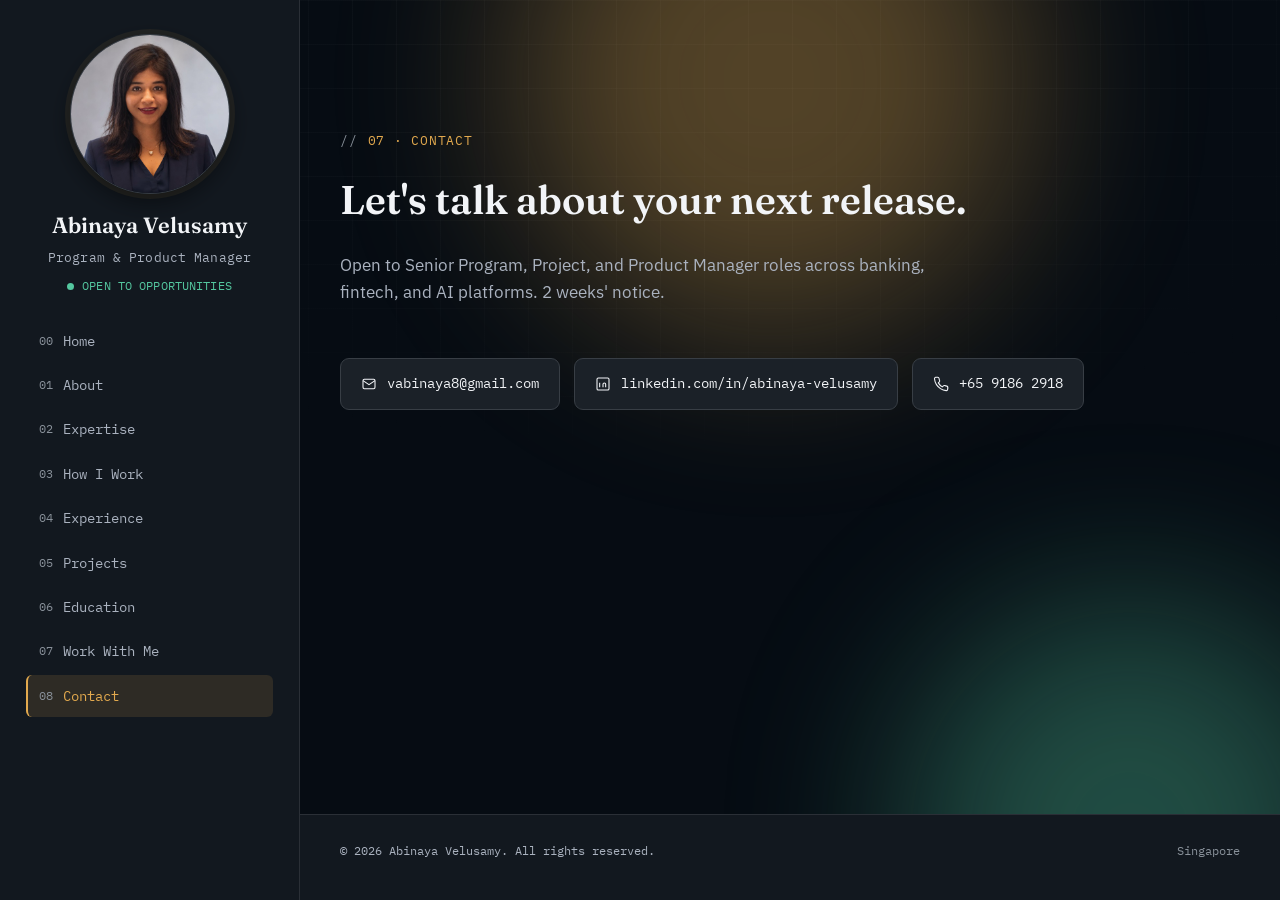
<file: contact.html>
<!DOCTYPE html>
<html lang="en-SG">
<head>
<meta charset="UTF-8">
<meta name="viewport" content="width=device-width, initial-scale=1.0">
<meta name="google-site-verification" content="CS-4A30RdtdvPB7ASoX8ewteVdFlSU5Lm0B5fhDnVzg">
<title>Contact Abinaya Velusamy · Program & Product Manager, Singapore</title>
<meta name="description" content="Get in touch with Abinaya Velusamy, Senior Program, Project and Product Manager in Singapore. Open to senior banking, fintech and AI platform roles.">
<link rel="icon" type="image/png" sizes="32x32" href="/favicon-32.png">
<link rel="apple-touch-icon" sizes="180x180" href="/apple-touch-icon.png">
<meta name="theme-color" content="#060C13">
<link rel="preconnect" href="https://fonts.googleapis.com">
<link rel="preconnect" href="https://fonts.gstatic.com" crossorigin>
<link href="https://fonts.googleapis.com/css2?family=Fraunces:ital,opsz,wght@0,9..144,300;0,9..144,500;0,9..144,600;0,9..144,700;1,9..144,400;1,9..144,500&family=IBM+Plex+Sans:wght@400;500;600;700&family=IBM+Plex+Mono:wght@400;500;600&display=swap" rel="stylesheet">
<link rel="stylesheet" href="css/style.css?v=3">
<script defer data-domain="abinayavelusamy.com" src="https://plausible.io/js/script.outbound-links.tagged-events.js"></script>

<!-- seo -->
<link rel="canonical" href="https://abinayavelusamy.com/contact">
<meta name="robots" content="index, follow, max-image-preview:large">
<meta name="author" content="Abinaya Velusamy">
<meta property="og:type" content="article">
<meta property="og:site_name" content="Abinaya Velusamy">
<meta property="og:locale" content="en_SG">
<meta property="og:url" content="https://abinayavelusamy.com/contact">
<meta property="og:title" content="Contact Abinaya Velusamy · Program & Product Manager, Singapore">
<meta property="og:description" content="Get in touch with Abinaya Velusamy, Senior Program, Project and Product Manager in Singapore. Open to senior banking, fintech and AI platform roles.">
<meta property="og:image" content="https://abinayavelusamy.com/assets/og-card.jpg">
<meta property="og:image:width" content="1200">
<meta property="og:image:height" content="630">
<meta property="og:image:alt" content="Abinaya Velusamy · Senior Program &amp; Product Manager">
<meta name="twitter:card" content="summary_large_image">
<meta name="twitter:title" content="Contact Abinaya Velusamy · Program & Product Manager, Singapore">
<meta name="twitter:description" content="Get in touch with Abinaya Velusamy, Senior Program, Project and Product Manager in Singapore. Open to senior banking, fintech and AI platform roles.">
<meta name="twitter:image" content="https://abinayavelusamy.com/assets/og-card.jpg">
<!-- /seo -->
</head>
<body data-page="contact">

<div class="bg-grid"></div>
<div class="bg-glow g1"></div>
<div class="bg-glow g2"></div>

<div class="topbar">
  <a class="topbar-brand" href="index.html">
    <img class="tb-avatar" src="assets/headshot.jpg" alt="" width="34" height="34" decoding="async">
    <span class="tb-id"><strong>Abinaya Velusamy</strong><em>Program &amp; Product Manager</em></span>
  </a>
  <button class="menu-btn" id="menuBtn" aria-label="Toggle navigation"><i></i><i></i><i></i></button>
</div>

<aside class="sidebar" id="sidebar">
  <div class="brand">
    <img class="avatar" src="assets/headshot.jpg" alt="Portrait of Abinaya Velusamy" width="224" height="224" decoding="async">
    <strong>Abinaya Velusamy</strong>
    Program &amp; Product Manager
    <div class="status-line"><span class="dot"></span> OPEN TO OPPORTUNITIES</div>
  </div>
  <nav class="navlinks" id="navlinks">
    <a href="index.html"><span class="idx">00</span> Home</a>
    <a href="about.html"><span class="idx">01</span> About</a>
    <a href="expertise.html"><span class="idx">02</span> Expertise</a>
    <a href="how-i-work.html"><span class="idx">03</span> How I Work</a>
    <a href="experience.html"><span class="idx">04</span> Experience</a>
    <a href="projects.html"><span class="idx">05</span> Projects</a>
    <a href="education.html"><span class="idx">06</span> Education</a>
    <a href="work-with-me.html"><span class="idx">07</span> Work With Me</a>
    <a href="contact.html" class="active"><span class="idx">08</span> Contact</a>
  </nav>
</aside>

<main>

  <section class="section contact-panel" id="contact" style="border-top:none;padding-top:130px;">
    <div class="section-inner">
      <div class="eyebrow reveal">07 · CONTACT</div>
      <h1 class="reveal">Let's talk about your next release.</h1>
      <p class="lede reveal d1">Open to Senior Program, Project, and Product Manager roles across banking, fintech, and AI platforms. 2 weeks' notice.</p>

      <div class="contact-links reveal d2">
        <a class="clink" href="mailto:vabinaya8@gmail.com">
          <svg viewBox="0 0 24 24" fill="none" stroke="currentColor" stroke-width="1.6"><rect x="3" y="5" width="18" height="14" rx="2"/><path d="M3 7l9 6 9-6"/></svg>
          vabinaya8@gmail.com
        </a>
        <a class="clink" href="https://linkedin.com/in/abinaya-velusamy" target="_blank" rel="noopener">
          <svg viewBox="0 0 24 24" fill="none" stroke="currentColor" stroke-width="1.6"><rect x="3" y="3" width="18" height="18" rx="2"/><path d="M7 10v7M7 7v.01M12 17v-4.5a2 2 0 0 1 4 0V17M12 12.5v4.5"/></svg>
          linkedin.com/in/abinaya-velusamy
        </a>
        <a class="clink" href="tel:+6591862918">
          <svg viewBox="0 0 24 24" fill="none" stroke="currentColor" stroke-width="1.6"><path d="M22 16.9v3a2 2 0 0 1-2.2 2 19.8 19.8 0 0 1-8.6-3 19.5 19.5 0 0 1-6-6 19.8 19.8 0 0 1-3-8.7A2 2 0 0 1 4.1 2h3a2 2 0 0 1 2 1.7c.1 1 .4 2 .8 3a2 2 0 0 1-.5 2.1L8 10.3a16 16 0 0 0 6 6l1.5-1.4a2 2 0 0 1 2.1-.5c1 .4 2 .7 3 .8a2 2 0 0 1 1.7 2Z"/></svg>
          +65 9186 2918
        </a>
      </div>

    </div>
  </section>

  <footer class="site-footer">
    <div class="section-inner">
      <div class="footer">
        <span>© 2026 Abinaya Velusamy. All rights reserved.</span>
        <span>Singapore</span>
      </div>
    </div>
  </footer>

</main>

<script src="js/main.js?v=3"></script>

</body>
</html>
</file>
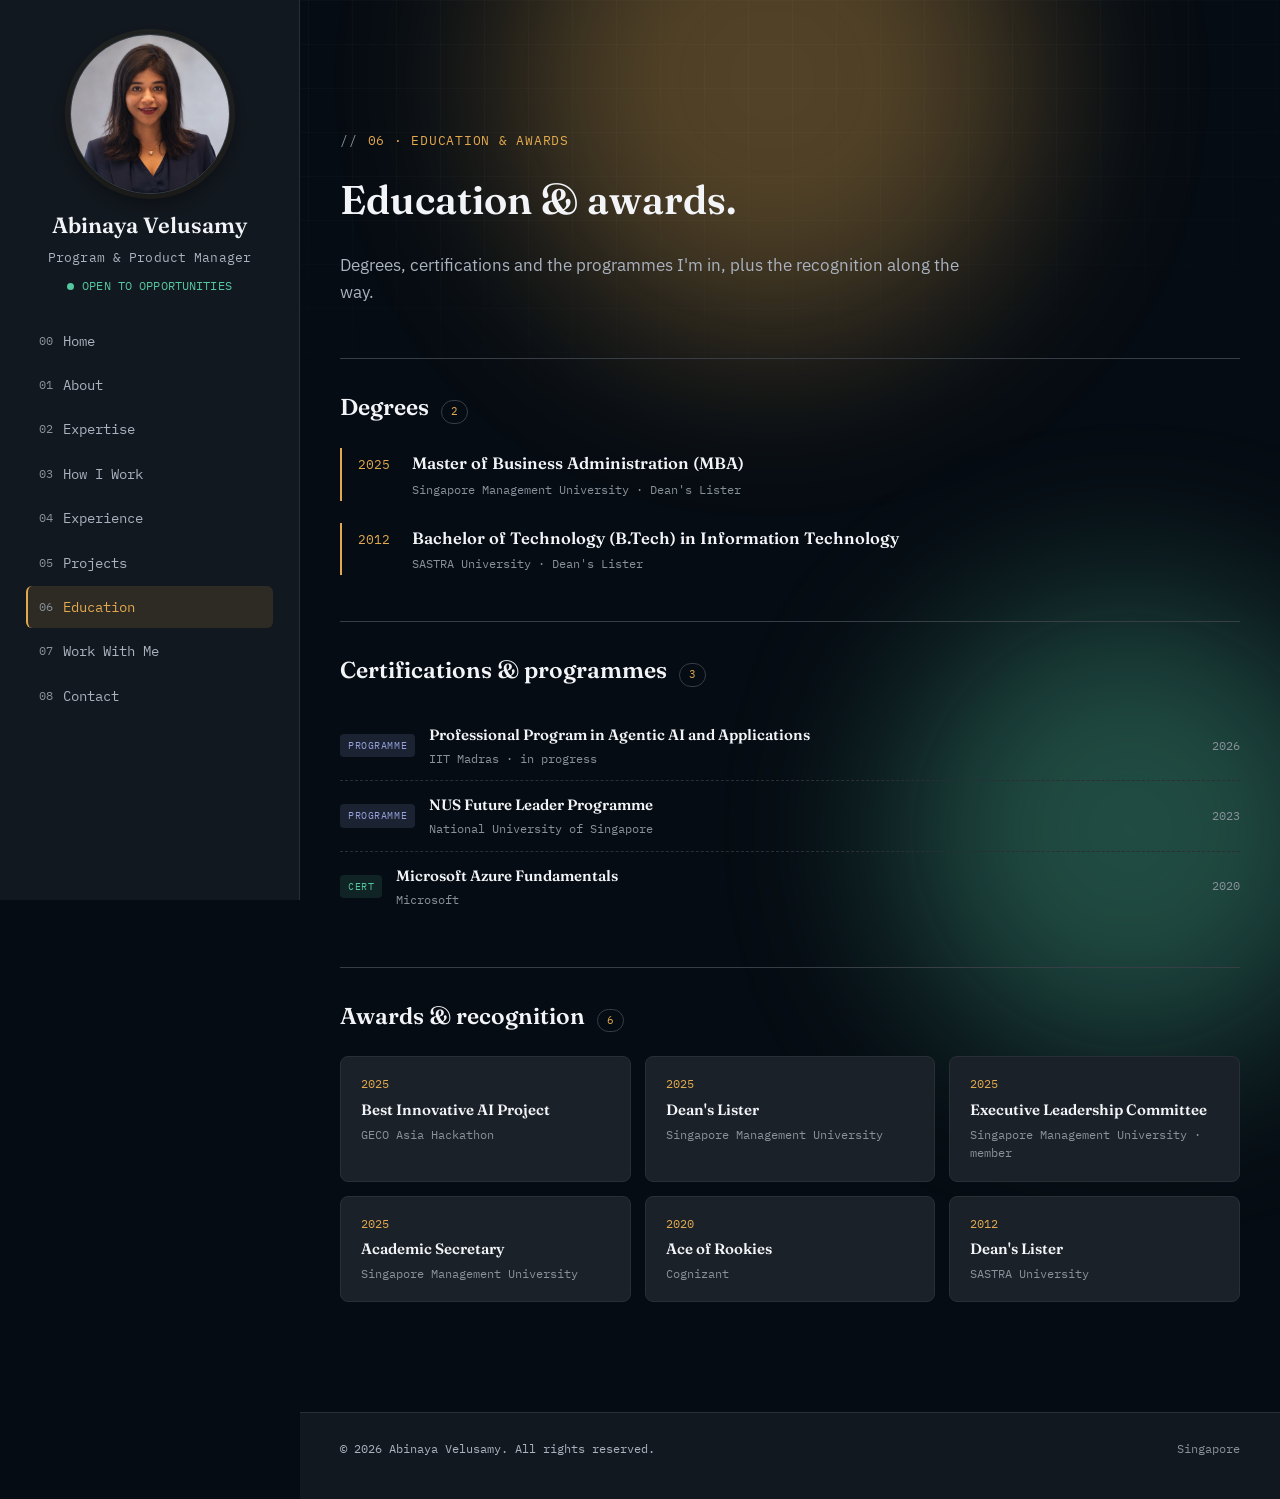
<file: education.html>
<!DOCTYPE html>
<html lang="en-SG">
<head>
<meta charset="UTF-8">
<meta name="viewport" content="width=device-width, initial-scale=1.0">
<meta name="google-site-verification" content="CS-4A30RdtdvPB7ASoX8ewteVdFlSU5Lm0B5fhDnVzg">
<title>Education & Awards · MBA (SMU), Azure, NUS Future Leader</title>
<meta name="description" content="MBA from Singapore Management University (Dean’s Lister), B.Tech Information Technology, Microsoft Azure Fundamentals and NUS Future Leader Programme.">
<link rel="icon" type="image/png" sizes="32x32" href="/favicon-32.png">
<link rel="apple-touch-icon" sizes="180x180" href="/apple-touch-icon.png">
<meta name="theme-color" content="#060C13">
<link rel="preconnect" href="https://fonts.googleapis.com">
<link rel="preconnect" href="https://fonts.gstatic.com" crossorigin>
<link href="https://fonts.googleapis.com/css2?family=Fraunces:ital,opsz,wght@0,9..144,300;0,9..144,500;0,9..144,600;0,9..144,700;1,9..144,400;1,9..144,500&family=IBM+Plex+Sans:wght@400;500;600;700&family=IBM+Plex+Mono:wght@400;500;600&display=swap" rel="stylesheet">
<link rel="stylesheet" href="css/style.css?v=3">
<script defer data-domain="abinayavelusamy.com" src="https://plausible.io/js/script.outbound-links.tagged-events.js"></script>

<!-- seo -->
<link rel="canonical" href="https://abinayavelusamy.com/education">
<meta name="robots" content="index, follow, max-image-preview:large">
<meta name="author" content="Abinaya Velusamy">
<meta property="og:type" content="article">
<meta property="og:site_name" content="Abinaya Velusamy">
<meta property="og:locale" content="en_SG">
<meta property="og:url" content="https://abinayavelusamy.com/education">
<meta property="og:title" content="Education & Awards · MBA (SMU), Azure, NUS Future Leader">
<meta property="og:description" content="MBA from Singapore Management University (Dean’s Lister), B.Tech Information Technology, Microsoft Azure Fundamentals and NUS Future Leader Programme.">
<meta property="og:image" content="https://abinayavelusamy.com/assets/og-card.jpg">
<meta property="og:image:width" content="1200">
<meta property="og:image:height" content="630">
<meta property="og:image:alt" content="Abinaya Velusamy · Senior Program &amp; Product Manager">
<meta name="twitter:card" content="summary_large_image">
<meta name="twitter:title" content="Education & Awards · MBA (SMU), Azure, NUS Future Leader">
<meta name="twitter:description" content="MBA from Singapore Management University (Dean’s Lister), B.Tech Information Technology, Microsoft Azure Fundamentals and NUS Future Leader Programme.">
<meta name="twitter:image" content="https://abinayavelusamy.com/assets/og-card.jpg">
<!-- /seo -->
</head>
<body data-page="education">

<div class="bg-grid"></div>
<div class="bg-glow g1"></div>
<div class="bg-glow g2"></div>

<div class="topbar">
  <a class="topbar-brand" href="index.html">
    <img class="tb-avatar" src="assets/headshot.jpg" alt="" width="34" height="34" decoding="async">
    <span class="tb-id"><strong>Abinaya Velusamy</strong><em>Program &amp; Product Manager</em></span>
  </a>
  <button class="menu-btn" id="menuBtn" aria-label="Toggle navigation"><i></i><i></i><i></i></button>
</div>

<aside class="sidebar" id="sidebar">
  <div class="brand">
    <img class="avatar" src="assets/headshot.jpg" alt="Portrait of Abinaya Velusamy" width="224" height="224" decoding="async">
    <strong>Abinaya Velusamy</strong>
    Program &amp; Product Manager
    <div class="status-line"><span class="dot"></span> OPEN TO OPPORTUNITIES</div>
  </div>
  <nav class="navlinks" id="navlinks">
    <a href="index.html"><span class="idx">00</span> Home</a>
    <a href="about.html"><span class="idx">01</span> About</a>
    <a href="expertise.html"><span class="idx">02</span> Expertise</a>
    <a href="how-i-work.html"><span class="idx">03</span> How I Work</a>
    <a href="experience.html"><span class="idx">04</span> Experience</a>
    <a href="projects.html"><span class="idx">05</span> Projects</a>
    <a href="education.html" class="active"><span class="idx">06</span> Education</a>
    <a href="work-with-me.html"><span class="idx">07</span> Work With Me</a>
    <a href="contact.html"><span class="idx">08</span> Contact</a>
  </nav>
</aside>

<main>

  <section class="section" id="education" style="border-top:none;padding-top:130px;">
    <div class="section-inner">
      <div class="eyebrow reveal">06 · EDUCATION &amp; AWARDS</div>
      <h1 class="reveal">Education &amp; awards.</h1>
      <p class="lede reveal d1">Degrees, certifications and the programmes I'm in, plus the recognition along the way.</p>

      <!-- 1. DEGREES -->
      <div class="edu-block reveal d1">
        <div class="edu-block-head">
          <h2>Degrees</h2>
          <span class="edu-count">2</span>
        </div>
        <div class="edu-degree">
          <div class="ed-year">2025</div>
          <div class="ed-body">
            <h3>Master of Business Administration (MBA)</h3>
            <div class="meta">Singapore Management University · Dean's Lister</div>
          </div>
        </div>
        <div class="edu-degree">
          <div class="ed-year">2012</div>
          <div class="ed-body">
            <h3>Bachelor of Technology (B.Tech) in Information Technology</h3>
            <div class="meta">SASTRA University · Dean's Lister</div>
          </div>
        </div>
      </div>

      <!-- 2. CERTIFICATIONS & PROGRAMMES -->
      <div class="edu-block reveal d1">
        <div class="edu-block-head">
          <h2>Certifications &amp; programmes</h2>
          <span class="edu-count">3</span>
        </div>
        <div class="cred-list">
          <div class="cred-item">
            <span class="cred-tag prog">PROGRAMME</span>
            <div class="cred-body">
              <h3>Professional Program in Agentic AI and Applications</h3>
              <div class="meta">IIT Madras · in progress</div>
            </div>
            <span class="cred-year">2026</span>
          </div>
          <div class="cred-item">
            <span class="cred-tag prog">PROGRAMME</span>
            <div class="cred-body">
              <h3>NUS Future Leader Programme</h3>
              <div class="meta">National University of Singapore</div>
            </div>
            <span class="cred-year">2023</span>
          </div>
          <div class="cred-item">
            <span class="cred-tag cert">CERT</span>
            <div class="cred-body">
              <h3>Microsoft Azure Fundamentals</h3>
              <div class="meta">Microsoft</div>
            </div>
            <span class="cred-year">2020</span>
          </div>
        </div>
      </div>

      <!-- 3. AWARDS -->
      <div class="edu-block reveal d1">
        <div class="edu-block-head">
          <h2>Awards &amp; recognition</h2>
          <span class="edu-count">6</span>
        </div>
        <div class="award-grid">
          <div class="award-card">
            <div class="aw-year">2025</div>
            <h3>Best Innovative AI Project</h3>
            <div class="meta">GECO Asia Hackathon</div>
          </div>
          <div class="award-card">
            <div class="aw-year">2025</div>
            <h3>Dean's Lister</h3>
            <div class="meta">Singapore Management University</div>
          </div>
          <div class="award-card">
            <div class="aw-year">2025</div>
            <h3>Executive Leadership Committee</h3>
            <div class="meta">Singapore Management University · member</div>
          </div>
          <div class="award-card">
            <div class="aw-year">2025</div>
            <h3>Academic Secretary</h3>
            <div class="meta">Singapore Management University</div>
          </div>
          <div class="award-card">
            <div class="aw-year">2020</div>
            <h3>Ace of Rookies</h3>
            <div class="meta">Cognizant</div>
          </div>
          <div class="award-card">
            <div class="aw-year">2012</div>
            <h3>Dean's Lister</h3>
            <div class="meta">SASTRA University</div>
          </div>
        </div>
      </div>
    </div>
  </section>

  <footer class="site-footer">
    <div class="section-inner">
      <div class="footer">
        <span>© 2026 Abinaya Velusamy. All rights reserved.</span>
        <span>Singapore</span>
      </div>
    </div>
  </footer>

</main>

<script src="js/main.js?v=3"></script>

</body>
</html>
</file>
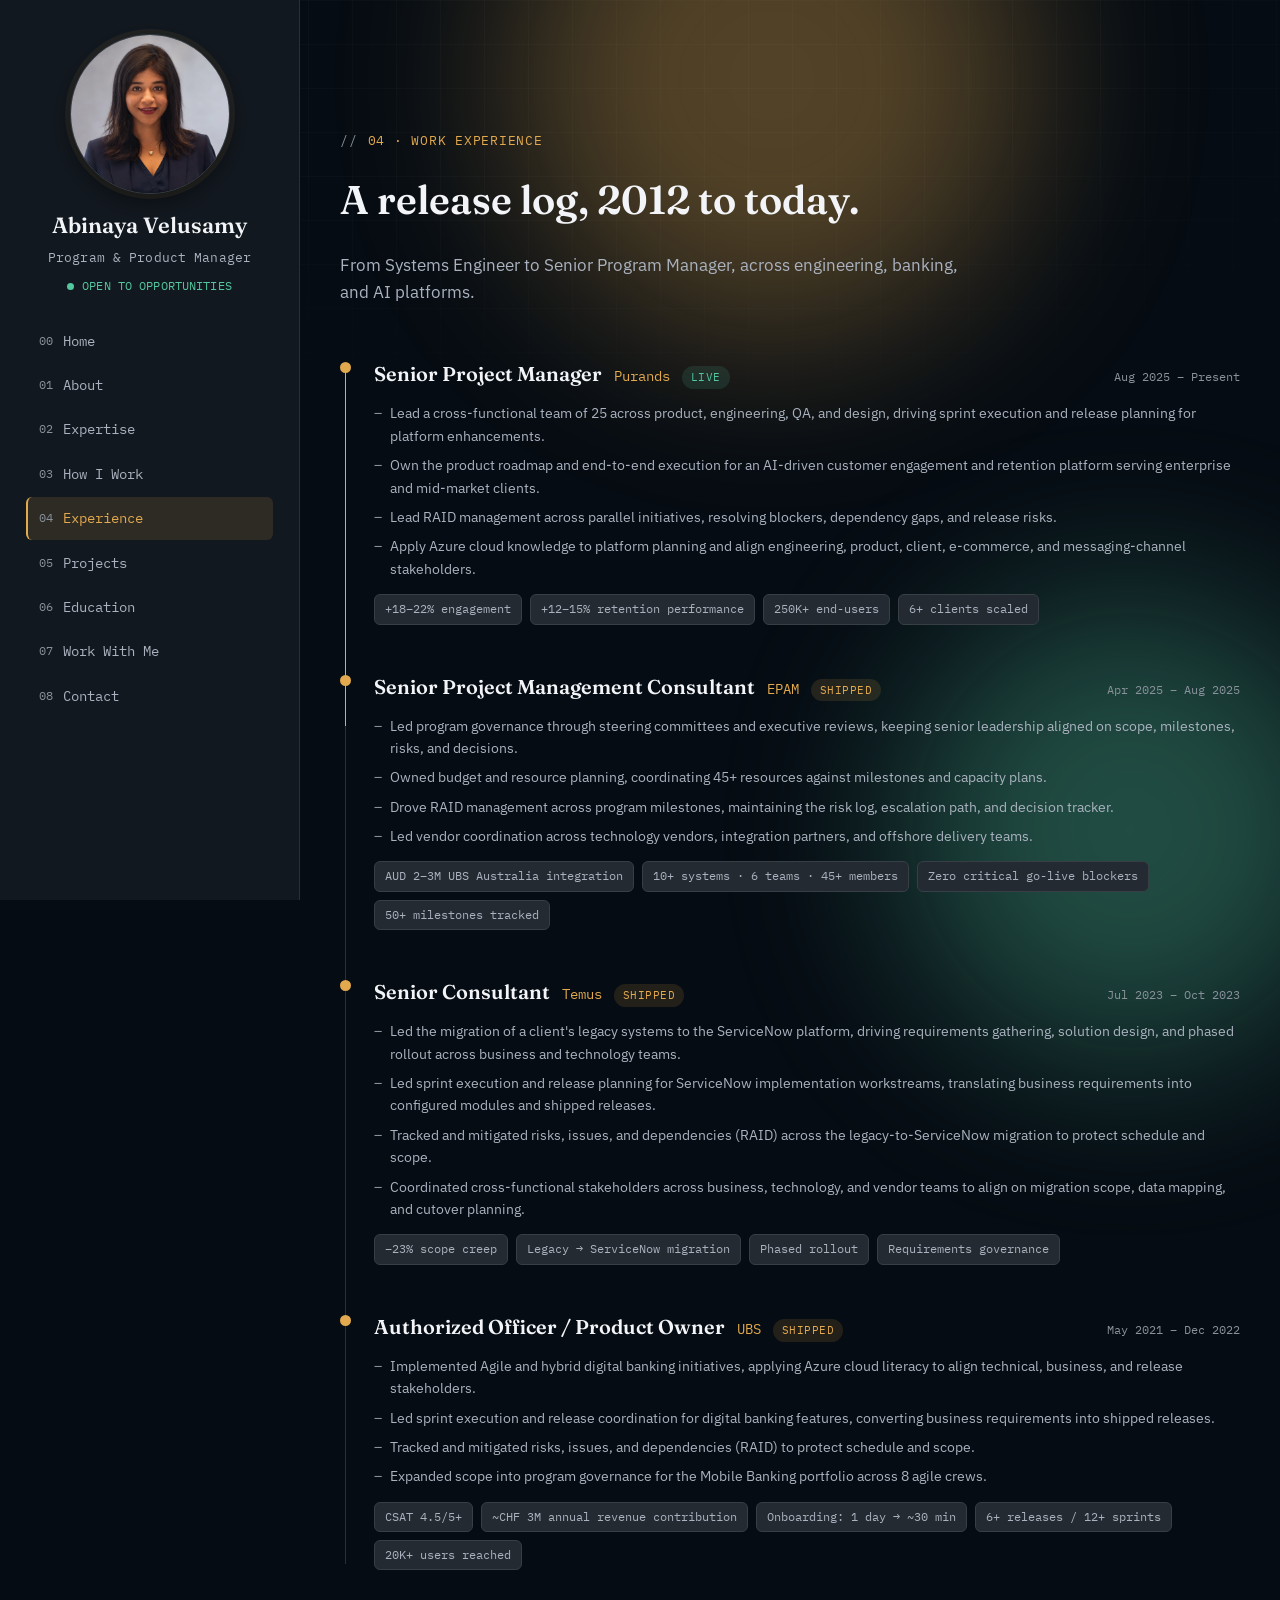
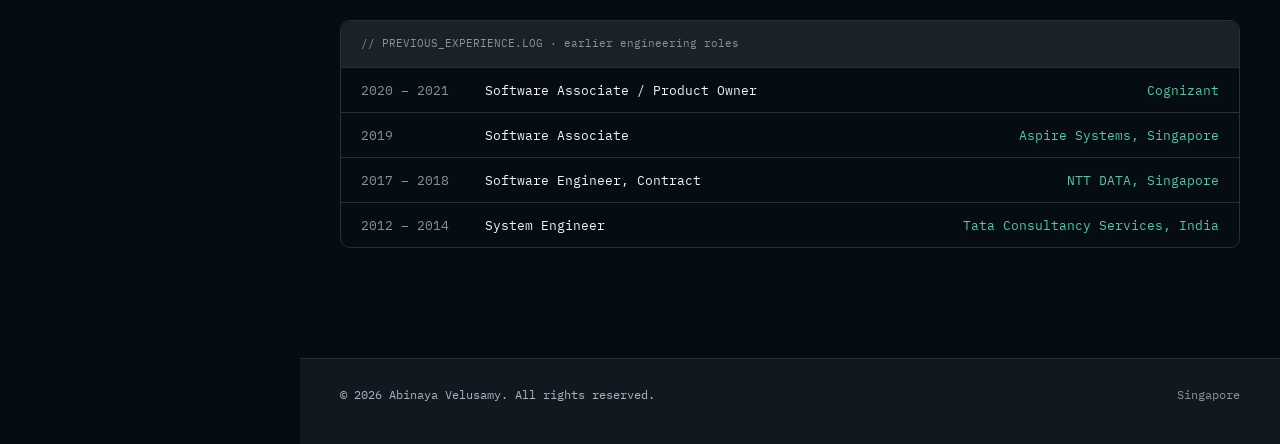
<file: experience.html>
<!DOCTYPE html>
<html lang="en-SG">
<head>
<meta charset="UTF-8">
<meta name="viewport" content="width=device-width, initial-scale=1.0">
<meta name="google-site-verification" content="CS-4A30RdtdvPB7ASoX8ewteVdFlSU5Lm0B5fhDnVzg">
<title>Work Experience · Abinaya Velusamy, Program Manager Singapore</title>
<meta name="description" content="Programme and project management at Purands, EPAM, Temus, UBS and Cognizant · AUD 2–3M budgets, 45+ member teams, zero critical go-live blockers.">
<link rel="icon" type="image/png" sizes="32x32" href="/favicon-32.png">
<link rel="apple-touch-icon" sizes="180x180" href="/apple-touch-icon.png">
<meta name="theme-color" content="#060C13">
<link rel="preconnect" href="https://fonts.googleapis.com">
<link rel="preconnect" href="https://fonts.gstatic.com" crossorigin>
<link href="https://fonts.googleapis.com/css2?family=Fraunces:ital,opsz,wght@0,9..144,300;0,9..144,500;0,9..144,600;0,9..144,700;1,9..144,400;1,9..144,500&family=IBM+Plex+Sans:wght@400;500;600;700&family=IBM+Plex+Mono:wght@400;500;600&display=swap" rel="stylesheet">
<link rel="stylesheet" href="css/style.css?v=3">
<script defer data-domain="abinayavelusamy.com" src="https://plausible.io/js/script.outbound-links.tagged-events.js"></script>

<!-- seo -->
<link rel="canonical" href="https://abinayavelusamy.com/experience">
<meta name="robots" content="index, follow, max-image-preview:large">
<meta name="author" content="Abinaya Velusamy">
<meta property="og:type" content="article">
<meta property="og:site_name" content="Abinaya Velusamy">
<meta property="og:locale" content="en_SG">
<meta property="og:url" content="https://abinayavelusamy.com/experience">
<meta property="og:title" content="Work Experience · Abinaya Velusamy, Program Manager Singapore">
<meta property="og:description" content="Programme and project management at Purands, EPAM, Temus, UBS and Cognizant · AUD 2–3M budgets, 45+ member teams, zero critical go-live blockers.">
<meta property="og:image" content="https://abinayavelusamy.com/assets/og-card.jpg">
<meta property="og:image:width" content="1200">
<meta property="og:image:height" content="630">
<meta property="og:image:alt" content="Abinaya Velusamy · Senior Program &amp; Product Manager">
<meta name="twitter:card" content="summary_large_image">
<meta name="twitter:title" content="Work Experience · Abinaya Velusamy, Program Manager Singapore">
<meta name="twitter:description" content="Programme and project management at Purands, EPAM, Temus, UBS and Cognizant · AUD 2–3M budgets, 45+ member teams, zero critical go-live blockers.">
<meta name="twitter:image" content="https://abinayavelusamy.com/assets/og-card.jpg">
<!-- /seo -->
</head>
<body data-page="experience">

<div class="bg-grid"></div>
<div class="bg-glow g1"></div>
<div class="bg-glow g2"></div>

<div class="topbar">
  <a class="topbar-brand" href="index.html">
    <img class="tb-avatar" src="assets/headshot.jpg" alt="" width="34" height="34" decoding="async">
    <span class="tb-id"><strong>Abinaya Velusamy</strong><em>Program &amp; Product Manager</em></span>
  </a>
  <button class="menu-btn" id="menuBtn" aria-label="Toggle navigation"><i></i><i></i><i></i></button>
</div>

<aside class="sidebar" id="sidebar">
  <div class="brand">
    <img class="avatar" src="assets/headshot.jpg" alt="Portrait of Abinaya Velusamy" width="224" height="224" decoding="async">
    <strong>Abinaya Velusamy</strong>
    Program &amp; Product Manager
    <div class="status-line"><span class="dot"></span> OPEN TO OPPORTUNITIES</div>
  </div>
  <nav class="navlinks" id="navlinks">
    <a href="index.html"><span class="idx">00</span> Home</a>
    <a href="about.html"><span class="idx">01</span> About</a>
    <a href="expertise.html"><span class="idx">02</span> Expertise</a>
    <a href="how-i-work.html"><span class="idx">03</span> How I Work</a>
    <a href="experience.html" class="active"><span class="idx">04</span> Experience</a>
    <a href="projects.html"><span class="idx">05</span> Projects</a>
    <a href="education.html"><span class="idx">06</span> Education</a>
    <a href="work-with-me.html"><span class="idx">07</span> Work With Me</a>
    <a href="contact.html"><span class="idx">08</span> Contact</a>
  </nav>
</aside>

<main>

  <!-- EXPERIENCE (full) -->
  <section class="section" id="experience" style="border-top:none;padding-top:130px;">
    <div class="section-inner">
      <div class="eyebrow reveal">04 · WORK EXPERIENCE</div>
      <h1 class="reveal">A release log, 2012 to today.</h1>
      <p class="lede reveal d1">From Systems Engineer to Senior Program Manager, across engineering, banking, and AI platforms.</p>

      <div class="timeline" id="timeline" style="margin-top:50px;">
        <div class="fill" id="timelineFill"></div>

        <div class="tl-item reveal">
          <div class="node"></div>
          <div class="tl-head">
            <h3>Senior Project Manager</h3>
            <span class="tl-company">Purands</span>
            <span class="status-pill live">LIVE</span>
            <span class="tl-dates">Aug 2025 – Present</span>
          </div>
          <div class="tl-body">
            <ul>
              <li>Lead a cross-functional team of 25 across product, engineering, QA, and design, driving sprint execution and release planning for platform enhancements.</li>
              <li>Own the product roadmap and end-to-end execution for an AI-driven customer engagement and retention platform serving enterprise and mid-market clients.</li>
              <li>Lead RAID management across parallel initiatives, resolving blockers, dependency gaps, and release risks.</li>
              <li>Apply Azure cloud knowledge to platform planning and align engineering, product, client, e-commerce, and messaging-channel stakeholders.</li>
            </ul>
            <div class="kpi-row">
              <span class="kpi">+18–22% engagement</span>
              <span class="kpi">+12–15% retention performance</span>
              <span class="kpi">250K+ end-users</span>
              <span class="kpi">6+ clients scaled</span>
            </div>
          </div>
        </div>

        <div class="tl-item reveal">
          <div class="node"></div>
          <div class="tl-head">
            <h3>Senior Project Management Consultant</h3>
            <span class="tl-company">EPAM</span>
            <span class="status-pill shipped">SHIPPED</span>
            <span class="tl-dates">Apr 2025 – Aug 2025</span>
          </div>
          <div class="tl-body">
            <ul>
              <li>Led program governance through steering committees and executive reviews, keeping senior leadership aligned on scope, milestones, risks, and decisions.</li>
              <li>Owned budget and resource planning, coordinating 45+ resources against milestones and capacity plans.</li>
              <li>Drove RAID management across program milestones, maintaining the risk log, escalation path, and decision tracker.</li>
              <li>Led vendor coordination across technology vendors, integration partners, and offshore delivery teams.</li>
            </ul>
            <div class="kpi-row">
              <span class="kpi">AUD 2–3M UBS Australia integration</span>
              <span class="kpi">10+ systems · 6 teams · 45+ members</span>
              <span class="kpi">Zero critical go-live blockers</span>
              <span class="kpi">50+ milestones tracked</span>
            </div>
          </div>
        </div>

        <div class="tl-item reveal">
          <div class="node"></div>
          <div class="tl-head">
            <h3>Senior Consultant</h3>
            <span class="tl-company">Temus</span>
            <span class="status-pill shipped">SHIPPED</span>
            <span class="tl-dates">Jul 2023 – Oct 2023</span>
          </div>
          <div class="tl-body">
            <ul>
              <li>Led the migration of a client's legacy systems to the ServiceNow platform, driving requirements gathering, solution design, and phased rollout across business and technology teams.</li>
              <li>Led sprint execution and release planning for ServiceNow implementation workstreams, translating business requirements into configured modules and shipped releases.</li>
              <li>Tracked and mitigated risks, issues, and dependencies (RAID) across the legacy-to-ServiceNow migration to protect schedule and scope.</li>
              <li>Coordinated cross-functional stakeholders across business, technology, and vendor teams to align on migration scope, data mapping, and cutover planning.</li>
            </ul>
            <div class="kpi-row">
              <span class="kpi">−23% scope creep</span>
              <span class="kpi">Legacy → ServiceNow migration</span>
              <span class="kpi">Phased rollout</span>
              <span class="kpi">Requirements governance</span>
            </div>
          </div>
        </div>

        <div class="tl-item reveal">
          <div class="node"></div>
          <div class="tl-head">
            <h3>Authorized Officer / Product Owner</h3>
            <span class="tl-company">UBS</span>
            <span class="status-pill shipped">SHIPPED</span>
            <span class="tl-dates">May 2021 – Dec 2022</span>
          </div>
          <div class="tl-body">
            <ul>
              <li>Implemented Agile and hybrid digital banking initiatives, applying Azure cloud literacy to align technical, business, and release stakeholders.</li>
              <li>Led sprint execution and release coordination for digital banking features, converting business requirements into shipped releases.</li>
              <li>Tracked and mitigated risks, issues, and dependencies (RAID) to protect schedule and scope.</li>
              <li>Expanded scope into program governance for the Mobile Banking portfolio across 8 agile crews.</li>
            </ul>
            <div class="kpi-row">
              <span class="kpi">CSAT 4.5/5+</span>
              <span class="kpi">~CHF 3M annual revenue contribution</span>
              <span class="kpi">Onboarding: 1 day → ~30 min</span>
              <span class="kpi">6+ releases / 12+ sprints</span>
              <span class="kpi">20K+ users reached</span>
            </div>
          </div>
        </div>
      </div>

      <div class="prev-log reveal">
        <div class="prev-log-head">// PREVIOUS_EXPERIENCE.LOG · earlier engineering roles</div>
        <div class="log-line"><span class="lg-date">2020 – 2021</span><span class="lg-role">Software Associate / Product Owner</span><span class="lg-co">Cognizant</span></div>
        <div class="log-line"><span class="lg-date">2019</span><span class="lg-role">Software Associate</span><span class="lg-co">Aspire Systems, Singapore</span></div>
        <div class="log-line"><span class="lg-date">2017 – 2018</span><span class="lg-role">Software Engineer, Contract</span><span class="lg-co">NTT DATA, Singapore</span></div>
        <div class="log-line"><span class="lg-date">2012 – 2014</span><span class="lg-role">System Engineer</span><span class="lg-co">Tata Consultancy Services, India</span></div>
      </div>
    </div>
  </section>

  <footer class="site-footer">
    <div class="section-inner">
      <div class="footer">
        <span>© 2026 Abinaya Velusamy. All rights reserved.</span>
        <span>Singapore</span>
      </div>
    </div>
  </footer>

</main>

<script src="js/main.js?v=3"></script>

</body>
</html>
</file>
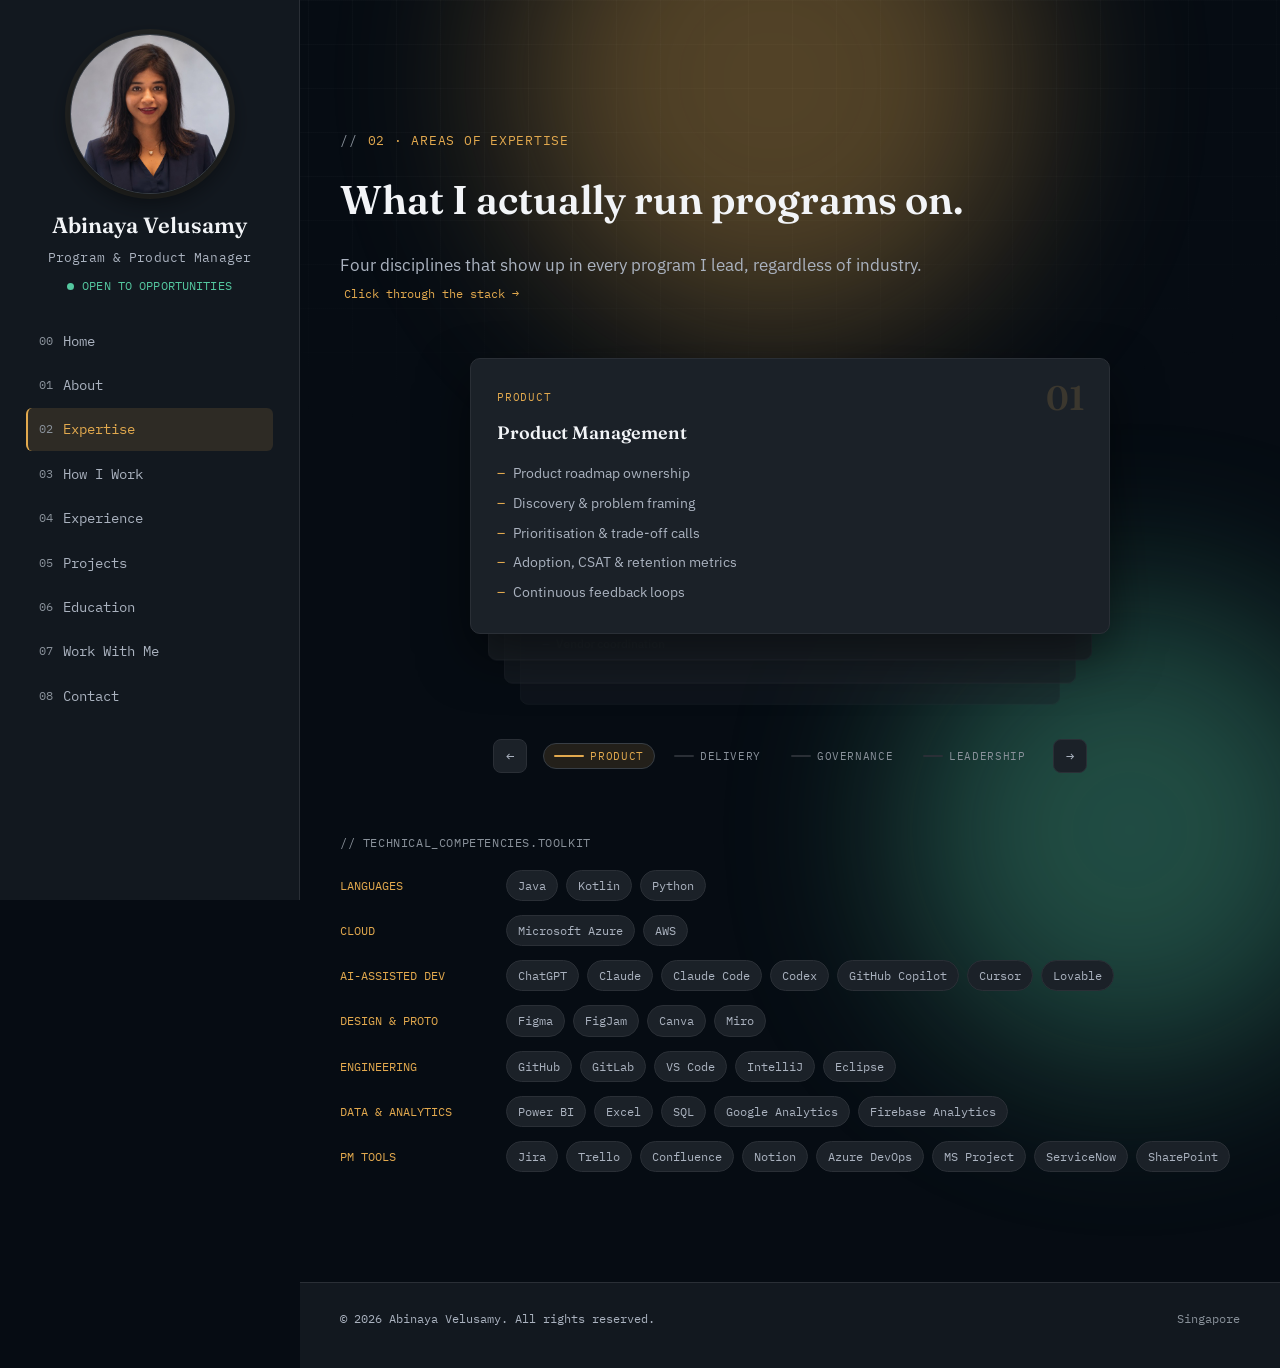
<file: expertise.html>
<!DOCTYPE html>
<html lang="en-SG">
<head>
<meta charset="UTF-8">
<meta name="viewport" content="width=device-width, initial-scale=1.0">
<meta name="google-site-verification" content="CS-4A30RdtdvPB7ASoX8ewteVdFlSU5Lm0B5fhDnVzg">
<title>Expertise · Product, Delivery, Governance & Leadership</title>
<meta name="description" content="The four disciplines behind every programme: product management, delivery, governance and RAID risk management, and stakeholder leadership.">
<link rel="icon" type="image/png" sizes="32x32" href="/favicon-32.png">
<link rel="apple-touch-icon" sizes="180x180" href="/apple-touch-icon.png">
<meta name="theme-color" content="#060C13">
<link rel="preconnect" href="https://fonts.googleapis.com">
<link rel="preconnect" href="https://fonts.gstatic.com" crossorigin>
<link href="https://fonts.googleapis.com/css2?family=Fraunces:ital,opsz,wght@0,9..144,300;0,9..144,500;0,9..144,600;0,9..144,700;1,9..144,400;1,9..144,500&family=IBM+Plex+Sans:wght@400;500;600;700&family=IBM+Plex+Mono:wght@400;500;600&display=swap" rel="stylesheet">
<link rel="stylesheet" href="css/style.css?v=3">
<script defer data-domain="abinayavelusamy.com" src="https://plausible.io/js/script.outbound-links.tagged-events.js"></script>

<!-- seo -->
<link rel="canonical" href="https://abinayavelusamy.com/expertise">
<meta name="robots" content="index, follow, max-image-preview:large">
<meta name="author" content="Abinaya Velusamy">
<meta property="og:type" content="article">
<meta property="og:site_name" content="Abinaya Velusamy">
<meta property="og:locale" content="en_SG">
<meta property="og:url" content="https://abinayavelusamy.com/expertise">
<meta property="og:title" content="Expertise · Product, Delivery, Governance & Leadership">
<meta property="og:description" content="The four disciplines behind every programme: product management, delivery, governance and RAID risk management, and stakeholder leadership.">
<meta property="og:image" content="https://abinayavelusamy.com/assets/og-card.jpg">
<meta property="og:image:width" content="1200">
<meta property="og:image:height" content="630">
<meta property="og:image:alt" content="Abinaya Velusamy · Senior Program &amp; Product Manager">
<meta name="twitter:card" content="summary_large_image">
<meta name="twitter:title" content="Expertise · Product, Delivery, Governance & Leadership">
<meta name="twitter:description" content="The four disciplines behind every programme: product management, delivery, governance and RAID risk management, and stakeholder leadership.">
<meta name="twitter:image" content="https://abinayavelusamy.com/assets/og-card.jpg">
<!-- /seo -->
</head>
<body data-page="expertise">

<div class="bg-grid"></div>
<div class="bg-glow g1"></div>
<div class="bg-glow g2"></div>

<div class="topbar">
  <a class="topbar-brand" href="index.html">
    <img class="tb-avatar" src="assets/headshot.jpg" alt="" width="34" height="34" decoding="async">
    <span class="tb-id"><strong>Abinaya Velusamy</strong><em>Program &amp; Product Manager</em></span>
  </a>
  <button class="menu-btn" id="menuBtn" aria-label="Toggle navigation"><i></i><i></i><i></i></button>
</div>

<aside class="sidebar" id="sidebar">
  <div class="brand">
    <img class="avatar" src="assets/headshot.jpg" alt="Portrait of Abinaya Velusamy" width="224" height="224" decoding="async">
    <strong>Abinaya Velusamy</strong>
    Program &amp; Product Manager
    <div class="status-line"><span class="dot"></span> OPEN TO OPPORTUNITIES</div>
  </div>
  <nav class="navlinks" id="navlinks">
    <a href="index.html"><span class="idx">00</span> Home</a>
    <a href="about.html"><span class="idx">01</span> About</a>
    <a href="expertise.html" class="active"><span class="idx">02</span> Expertise</a>
    <a href="how-i-work.html"><span class="idx">03</span> How I Work</a>
    <a href="experience.html"><span class="idx">04</span> Experience</a>
    <a href="projects.html"><span class="idx">05</span> Projects</a>
    <a href="education.html"><span class="idx">06</span> Education</a>
    <a href="work-with-me.html"><span class="idx">07</span> Work With Me</a>
    <a href="contact.html"><span class="idx">08</span> Contact</a>
  </nav>
</aside>

<main>

  <section class="section" id="expertise" style="border-top:none;padding-top:130px;">
    <div class="section-inner">
      <div class="eyebrow reveal">02 · AREAS OF EXPERTISE</div>
      <h1 class="reveal">What I actually run programs on.</h1>
      <p class="lede reveal d1">Four disciplines that show up in every program I lead, regardless of industry. <span class="lede-hint">Click through the stack →</span></p>

      <div class="pillar-stage">
      <div class="pillars pillar-stack" id="pillarStack">
        <div class="pillar reveal p-product">
          <span class="pillar-num">01</span>
          <div class="tag">PRODUCT</div>
          <h3>Product Management</h3>
          <ul>
            <li>Product roadmap ownership</li>
            <li>Discovery &amp; problem framing</li>
            <li>Prioritisation &amp; trade-off calls</li>
            <li>Adoption, CSAT &amp; retention metrics</li>
            <li>Continuous feedback loops</li>
          </ul>
        </div>
        <div class="pillar reveal d1 p-delivery">
          <span class="pillar-num">02</span>
          <div class="tag">DELIVERY</div>
          <h3>Program &amp; Project Delivery</h3>
          <ul>
            <li>Agile &amp; hybrid delivery</li>
            <li>Sprint execution &amp; release management</li>
            <li>Multi-market program delivery</li>
            <li>KPI tracking &amp; reporting</li>
          </ul>
        </div>
        <div class="pillar reveal d2 p-governance">
          <span class="pillar-num">03</span>
          <div class="tag">GOVERNANCE</div>
          <h3>Governance &amp; Risk</h3>
          <ul>
            <li>Program governance</li>
            <li>Risk &amp; issue management (RAID)</li>
            <li>Steering committee management</li>
            <li>Budget &amp; resource planning</li>
          </ul>
        </div>
        <div class="pillar reveal d3 p-leadership">
          <span class="pillar-num">04</span>
          <div class="tag">LEADERSHIP</div>
          <h3>Stakeholder &amp; Leadership</h3>
          <ul>
            <li>Executive stakeholder management</li>
            <li>Cross-functional team leadership</li>
            <li>Executive communication</li>
            <li>Vendor coordination</li>
          </ul>
        </div>
      </div>

      </div>

      <div class="stack-controls reveal" id="stackControls">
        <button class="sc-btn" type="button" data-dir="-1" aria-label="Previous discipline">←</button>
        <div class="sc-dots" id="stackDots"></div>
        <button class="sc-btn" type="button" data-dir="1" aria-label="Next discipline">→</button>
      </div>

      <div class="toolkit-title reveal">// TECHNICAL_COMPETENCIES.TOOLKIT</div>
      <div class="toolkit reveal d1">
        <div class="toolkit-row"><span class="tk-label">LANGUAGES</span><div class="chips"><span class="chip">Java</span><span class="chip">Kotlin</span><span class="chip">Python</span></div></div>
        <div class="toolkit-row"><span class="tk-label">CLOUD</span><div class="chips"><span class="chip">Microsoft Azure</span><span class="chip">AWS</span></div></div>
        <div class="toolkit-row"><span class="tk-label">AI-ASSISTED DEV</span><div class="chips"><span class="chip">ChatGPT</span><span class="chip">Claude</span><span class="chip">Claude Code</span><span class="chip">Codex</span><span class="chip">GitHub Copilot</span><span class="chip">Cursor</span><span class="chip">Lovable</span></div></div>
        <div class="toolkit-row"><span class="tk-label">DESIGN &amp; PROTO</span><div class="chips"><span class="chip">Figma</span><span class="chip">FigJam</span><span class="chip">Canva</span><span class="chip">Miro</span></div></div>
        <div class="toolkit-row"><span class="tk-label">ENGINEERING</span><div class="chips"><span class="chip">GitHub</span><span class="chip">GitLab</span><span class="chip">VS Code</span><span class="chip">IntelliJ</span><span class="chip">Eclipse</span></div></div>
        <div class="toolkit-row"><span class="tk-label">DATA &amp; ANALYTICS</span><div class="chips"><span class="chip">Power BI</span><span class="chip">Excel</span><span class="chip">SQL</span><span class="chip">Google Analytics</span><span class="chip">Firebase Analytics</span></div></div>
        <div class="toolkit-row"><span class="tk-label">PM TOOLS</span><div class="chips"><span class="chip">Jira</span><span class="chip">Trello</span><span class="chip">Confluence</span><span class="chip">Notion</span><span class="chip">Azure DevOps</span><span class="chip">MS Project</span><span class="chip">ServiceNow</span><span class="chip">SharePoint</span></div></div>
      </div>
    </div>
  </section>

  <footer class="site-footer">
    <div class="section-inner">
      <div class="footer">
        <span>© 2026 Abinaya Velusamy. All rights reserved.</span>
        <span>Singapore</span>
      </div>
    </div>
  </footer>

</main>

<script src="js/main.js?v=3"></script>

</body>
</html>
</file>
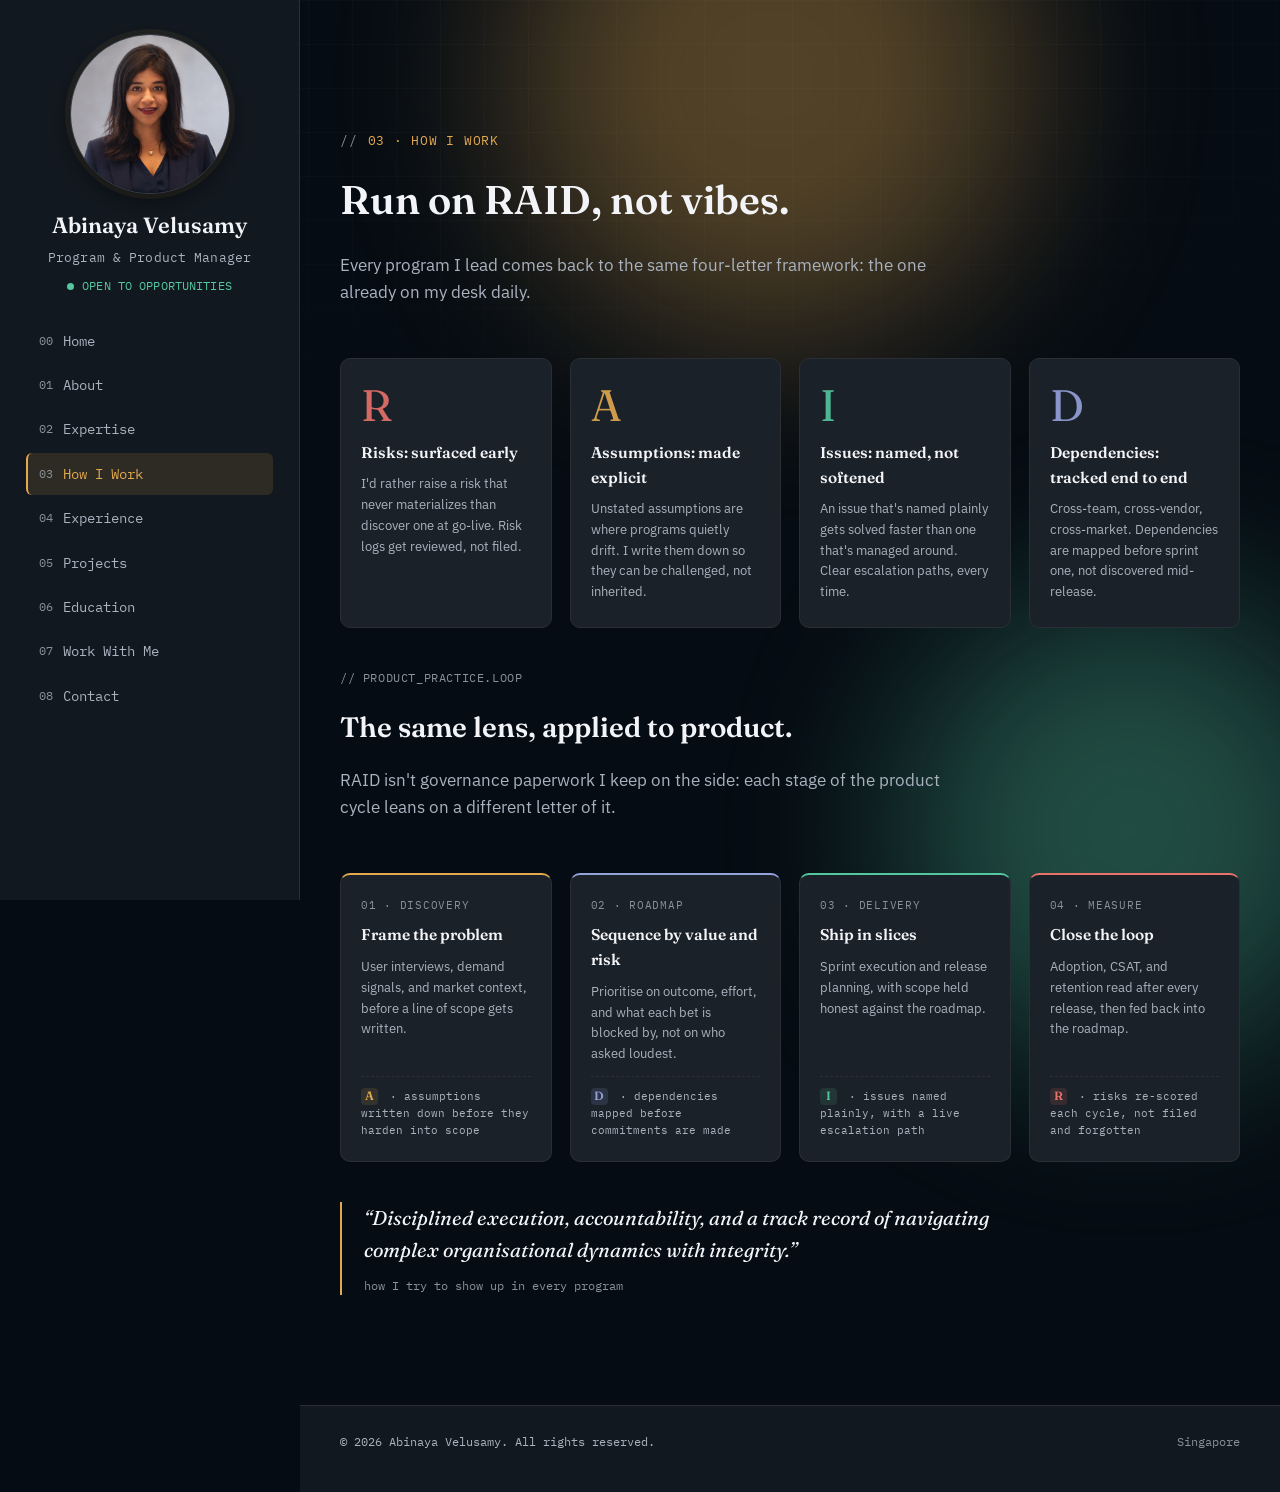
<file: how-i-work.html>
<!DOCTYPE html>
<html lang="en-SG">
<head>
<meta charset="UTF-8">
<meta name="viewport" content="width=device-width, initial-scale=1.0">
<meta name="google-site-verification" content="CS-4A30RdtdvPB7ASoX8ewteVdFlSU5Lm0B5fhDnVzg">
<title>How I Work · RAID-Led Delivery & Product Practice</title>
<meta name="description" content="Risks, assumptions, issues and dependencies applied to product · how discovery, roadmap sequencing, delivery and adoption metrics fit together.">
<link rel="icon" type="image/png" sizes="32x32" href="/favicon-32.png">
<link rel="apple-touch-icon" sizes="180x180" href="/apple-touch-icon.png">
<meta name="theme-color" content="#060C13">
<link rel="preconnect" href="https://fonts.googleapis.com">
<link rel="preconnect" href="https://fonts.gstatic.com" crossorigin>
<link href="https://fonts.googleapis.com/css2?family=Fraunces:ital,opsz,wght@0,9..144,300;0,9..144,500;0,9..144,600;0,9..144,700;1,9..144,400;1,9..144,500&family=IBM+Plex+Sans:wght@400;500;600;700&family=IBM+Plex+Mono:wght@400;500;600&display=swap" rel="stylesheet">
<link rel="stylesheet" href="css/style.css?v=3">
<script defer data-domain="abinayavelusamy.com" src="https://plausible.io/js/script.outbound-links.tagged-events.js"></script>

<!-- seo -->
<link rel="canonical" href="https://abinayavelusamy.com/how-i-work">
<meta name="robots" content="index, follow, max-image-preview:large">
<meta name="author" content="Abinaya Velusamy">
<meta property="og:type" content="article">
<meta property="og:site_name" content="Abinaya Velusamy">
<meta property="og:locale" content="en_SG">
<meta property="og:url" content="https://abinayavelusamy.com/how-i-work">
<meta property="og:title" content="How I Work · RAID-Led Delivery & Product Practice">
<meta property="og:description" content="Risks, assumptions, issues and dependencies applied to product · how discovery, roadmap sequencing, delivery and adoption metrics fit together.">
<meta property="og:image" content="https://abinayavelusamy.com/assets/og-card.jpg">
<meta property="og:image:width" content="1200">
<meta property="og:image:height" content="630">
<meta property="og:image:alt" content="Abinaya Velusamy · Senior Program &amp; Product Manager">
<meta name="twitter:card" content="summary_large_image">
<meta name="twitter:title" content="How I Work · RAID-Led Delivery & Product Practice">
<meta name="twitter:description" content="Risks, assumptions, issues and dependencies applied to product · how discovery, roadmap sequencing, delivery and adoption metrics fit together.">
<meta name="twitter:image" content="https://abinayavelusamy.com/assets/og-card.jpg">
<!-- /seo -->
</head>
<body data-page="how">

<div class="bg-grid"></div>
<div class="bg-glow g1"></div>
<div class="bg-glow g2"></div>

<div class="topbar">
  <a class="topbar-brand" href="index.html">
    <img class="tb-avatar" src="assets/headshot.jpg" alt="" width="34" height="34" decoding="async">
    <span class="tb-id"><strong>Abinaya Velusamy</strong><em>Program &amp; Product Manager</em></span>
  </a>
  <button class="menu-btn" id="menuBtn" aria-label="Toggle navigation"><i></i><i></i><i></i></button>
</div>

<aside class="sidebar" id="sidebar">
  <div class="brand">
    <img class="avatar" src="assets/headshot.jpg" alt="Portrait of Abinaya Velusamy" width="224" height="224" decoding="async">
    <strong>Abinaya Velusamy</strong>
    Program &amp; Product Manager
    <div class="status-line"><span class="dot"></span> OPEN TO OPPORTUNITIES</div>
  </div>
  <nav class="navlinks" id="navlinks">
    <a href="index.html"><span class="idx">00</span> Home</a>
    <a href="about.html"><span class="idx">01</span> About</a>
    <a href="expertise.html"><span class="idx">02</span> Expertise</a>
    <a href="how-i-work.html" class="active"><span class="idx">03</span> How I Work</a>
    <a href="experience.html"><span class="idx">04</span> Experience</a>
    <a href="projects.html"><span class="idx">05</span> Projects</a>
    <a href="education.html"><span class="idx">06</span> Education</a>
    <a href="work-with-me.html"><span class="idx">07</span> Work With Me</a>
    <a href="contact.html"><span class="idx">08</span> Contact</a>
  </nav>
</aside>

<main>

  <section class="section" id="philosophy" style="border-top:none;padding-top:130px;">
    <div class="section-inner">
      <div class="eyebrow reveal">03 · HOW I WORK</div>
      <h1 class="reveal">Run on RAID, not vibes.</h1>
      <p class="lede reveal d1">Every program I lead comes back to the same four-letter framework: the one already on my desk daily.</p>

      <div class="raid-grid">
        <div class="raid-card reveal">
          <div class="letter">R</div>
          <h4>Risks: surfaced early</h4>
          <p>I'd rather raise a risk that never materializes than discover one at go-live. Risk logs get reviewed, not filed.</p>
        </div>
        <div class="raid-card reveal d1">
          <div class="letter">A</div>
          <h4>Assumptions: made explicit</h4>
          <p>Unstated assumptions are where programs quietly drift. I write them down so they can be challenged, not inherited.</p>
        </div>
        <div class="raid-card reveal d2">
          <div class="letter">I</div>
          <h4>Issues: named, not softened</h4>
          <p>An issue that's named plainly gets solved faster than one that's managed around. Clear escalation paths, every time.</p>
        </div>
        <div class="raid-card reveal d3">
          <div class="letter">D</div>
          <h4>Dependencies: tracked end to end</h4>
          <p>Cross-team, cross-vendor, cross-market. Dependencies are mapped before sprint one, not discovered mid-release.</p>
        </div>
      </div>

      <div class="toolkit-title reveal">// PRODUCT_PRACTICE.LOOP</div>
      <h3 class="loop-heading reveal">The same lens, applied to product.</h3>
      <p class="lede reveal d1">RAID isn't governance paperwork I keep on the side: each stage of the product cycle leans on a different letter of it.</p>

      <div class="loop-grid">
        <div class="loop-card lc-a reveal">
          <div class="loop-idx">01 · DISCOVERY</div>
          <h4>Frame the problem</h4>
          <p>User interviews, demand signals, and market context, before a line of scope gets written.</p>
          <span class="raid-tag"><b>A</b> · assumptions written down before they harden into scope</span>
        </div>
        <div class="loop-card lc-d reveal d1">
          <div class="loop-idx">02 · ROADMAP</div>
          <h4>Sequence by value and risk</h4>
          <p>Prioritise on outcome, effort, and what each bet is blocked by, not on who asked loudest.</p>
          <span class="raid-tag"><b>D</b> · dependencies mapped before commitments are made</span>
        </div>
        <div class="loop-card lc-i reveal d2">
          <div class="loop-idx">03 · DELIVERY</div>
          <h4>Ship in slices</h4>
          <p>Sprint execution and release planning, with scope held honest against the roadmap.</p>
          <span class="raid-tag"><b>I</b> · issues named plainly, with a live escalation path</span>
        </div>
        <div class="loop-card lc-r reveal d3">
          <div class="loop-idx">04 · MEASURE</div>
          <h4>Close the loop</h4>
          <p>Adoption, CSAT, and retention read after every release, then fed back into the roadmap.</p>
          <span class="raid-tag"><b>R</b> · risks re-scored each cycle, not filed and forgotten</span>
        </div>
      </div>

      <div class="pull-quote reveal d4">
        “Disciplined execution, accountability, and a track record of navigating complex organisational dynamics with integrity.”
        <span>how I try to show up in every program</span>
      </div>
    </div>
  </section>

  <footer class="site-footer">
    <div class="section-inner">
      <div class="footer">
        <span>© 2026 Abinaya Velusamy. All rights reserved.</span>
        <span>Singapore</span>
      </div>
    </div>
  </footer>

</main>

<script src="js/main.js?v=3"></script>

</body>
</html>
</file>
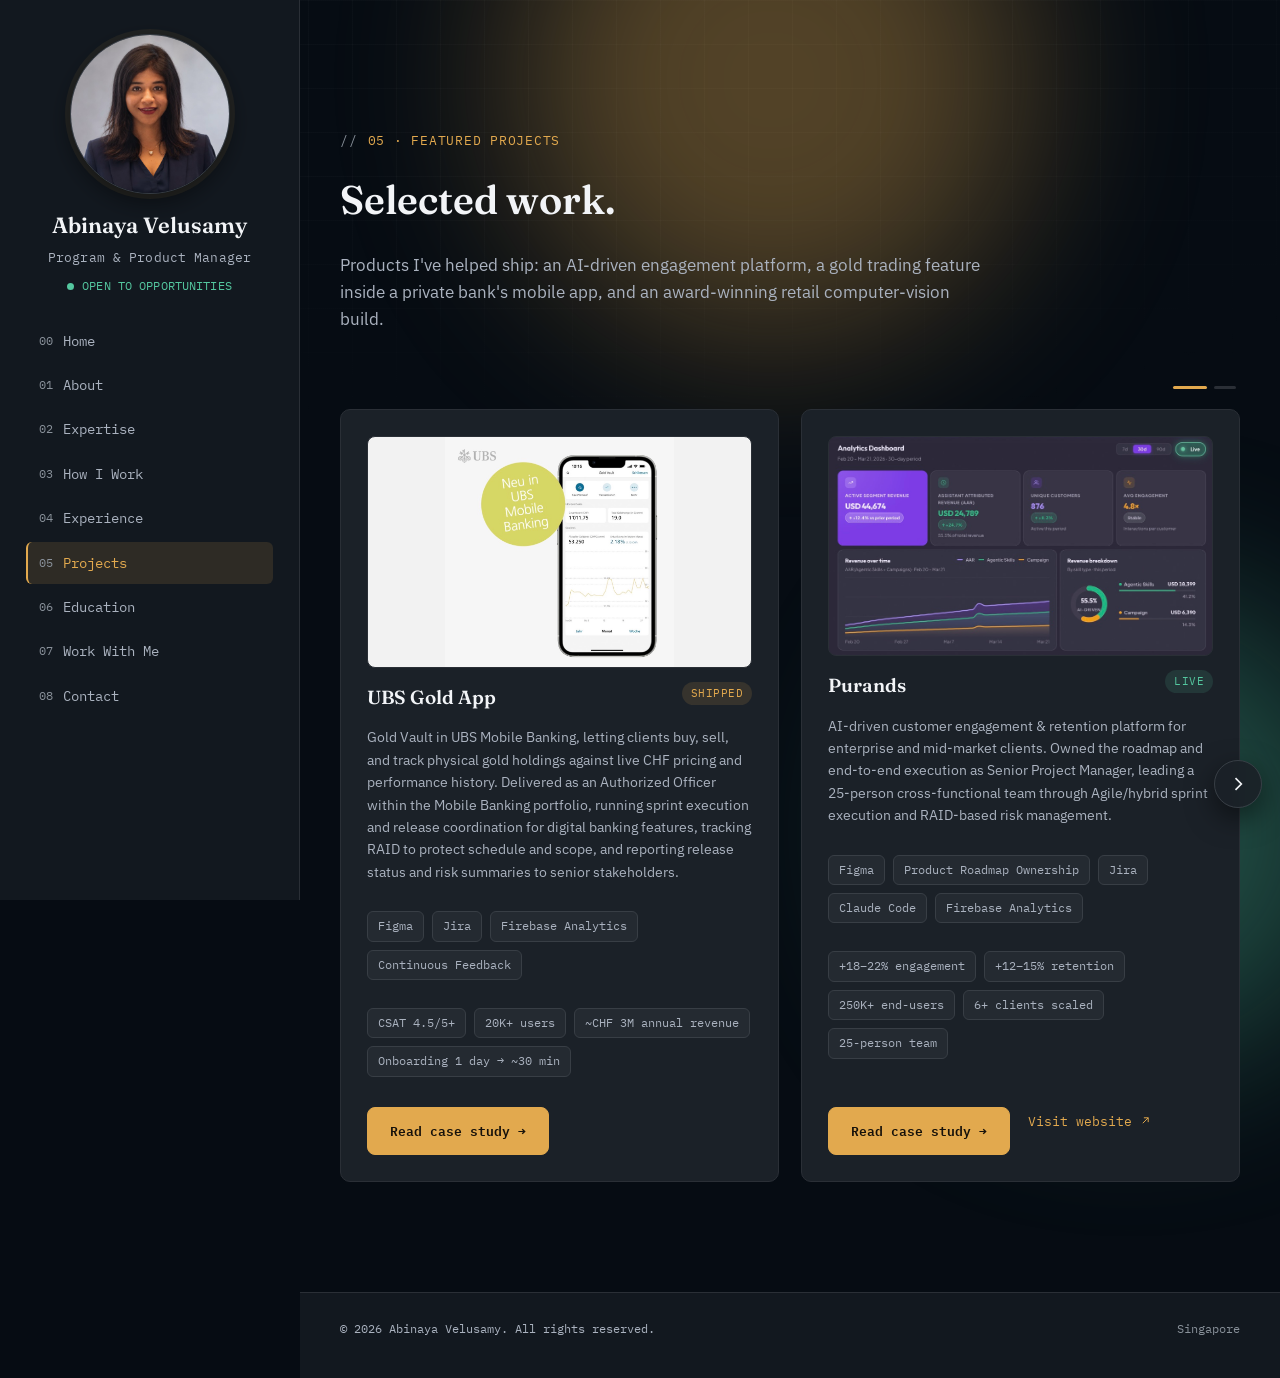
<file: projects.html>
<!DOCTYPE html>
<html lang="en-SG">
<head>
<meta charset="UTF-8">
<meta name="viewport" content="width=device-width, initial-scale=1.0">
<meta name="google-site-verification" content="CS-4A30RdtdvPB7ASoX8ewteVdFlSU5Lm0B5fhDnVzg">
<title>Selected Work · AI, Retail Computer Vision & Digital Banking</title>
<meta name="description" content="An AI-driven engagement platform at Purands, the UBS Gold Vault mobile feature, and Resi · an award-winning retail computer-vision build.">
<link rel="icon" type="image/png" sizes="32x32" href="/favicon-32.png">
<link rel="apple-touch-icon" sizes="180x180" href="/apple-touch-icon.png">
<meta name="theme-color" content="#060C13">
<link rel="preconnect" href="https://fonts.googleapis.com">
<link rel="preconnect" href="https://fonts.gstatic.com" crossorigin>
<link href="https://fonts.googleapis.com/css2?family=Fraunces:ital,opsz,wght@0,9..144,300;0,9..144,500;0,9..144,600;0,9..144,700;1,9..144,400;1,9..144,500&family=IBM+Plex+Sans:wght@400;500;600;700&family=IBM+Plex+Mono:wght@400;500;600&display=swap" rel="stylesheet">
<link rel="stylesheet" href="css/style.css?v=3">
<script defer data-domain="abinayavelusamy.com" src="https://plausible.io/js/script.outbound-links.tagged-events.js"></script>

<!-- seo -->
<link rel="canonical" href="https://abinayavelusamy.com/projects">
<meta name="robots" content="index, follow, max-image-preview:large">
<meta name="author" content="Abinaya Velusamy">
<meta property="og:type" content="article">
<meta property="og:site_name" content="Abinaya Velusamy">
<meta property="og:locale" content="en_SG">
<meta property="og:url" content="https://abinayavelusamy.com/projects">
<meta property="og:title" content="Selected Work · AI, Retail Computer Vision & Digital Banking">
<meta property="og:description" content="An AI-driven engagement platform at Purands, the UBS Gold Vault mobile feature, and Resi · an award-winning retail computer-vision build.">
<meta property="og:image" content="https://abinayavelusamy.com/assets/og-card.jpg">
<meta property="og:image:width" content="1200">
<meta property="og:image:height" content="630">
<meta property="og:image:alt" content="Abinaya Velusamy · Senior Program &amp; Product Manager">
<meta name="twitter:card" content="summary_large_image">
<meta name="twitter:title" content="Selected Work · AI, Retail Computer Vision & Digital Banking">
<meta name="twitter:description" content="An AI-driven engagement platform at Purands, the UBS Gold Vault mobile feature, and Resi · an award-winning retail computer-vision build.">
<meta name="twitter:image" content="https://abinayavelusamy.com/assets/og-card.jpg">
<!-- /seo -->
</head>
<body data-page="projects">

<div class="bg-grid"></div>
<div class="bg-glow g1"></div>
<div class="bg-glow g2"></div>

<div class="topbar">
  <a class="topbar-brand" href="index.html">
    <img class="tb-avatar" src="assets/headshot.jpg" alt="" width="34" height="34" decoding="async">
    <span class="tb-id"><strong>Abinaya Velusamy</strong><em>Program &amp; Product Manager</em></span>
  </a>
  <button class="menu-btn" id="menuBtn" aria-label="Toggle navigation"><i></i><i></i><i></i></button>
</div>

<aside class="sidebar" id="sidebar">
  <div class="brand">
    <img class="avatar" src="assets/headshot.jpg" alt="Portrait of Abinaya Velusamy" width="224" height="224" decoding="async">
    <strong>Abinaya Velusamy</strong>
    Program &amp; Product Manager
    <div class="status-line"><span class="dot"></span> OPEN TO OPPORTUNITIES</div>
  </div>
  <nav class="navlinks" id="navlinks">
    <a href="index.html"><span class="idx">00</span> Home</a>
    <a href="about.html"><span class="idx">01</span> About</a>
    <a href="expertise.html"><span class="idx">02</span> Expertise</a>
    <a href="how-i-work.html"><span class="idx">03</span> How I Work</a>
    <a href="experience.html"><span class="idx">04</span> Experience</a>
    <a href="projects.html" class="active"><span class="idx">05</span> Projects</a>
    <a href="education.html"><span class="idx">06</span> Education</a>
    <a href="work-with-me.html"><span class="idx">07</span> Work With Me</a>
    <a href="contact.html"><span class="idx">08</span> Contact</a>
  </nav>
</aside>

<main>

  <section class="section" id="projects" style="border-top:none;padding-top:130px;">
    <div class="section-inner">
      <div class="eyebrow reveal">05 · FEATURED PROJECTS</div>
      <h1 class="reveal">Selected work.</h1>
      <p class="lede reveal d1">Products I've helped ship: an AI-driven engagement platform, a gold trading feature inside a private bank's mobile app, and an award-winning retail computer-vision build.</p>

      <div class="proj-carousel" id="projCarousel">
        <div class="pc-controls">
          <div class="pc-dots" id="pcDots"></div>
        </div>
        <div class="pc-viewport">
          <div class="pc-track" id="projTrack">

        <div class="proj-card reveal">
          <div class="site-preview site-preview--contain">
            <img src="assets/ubs-gold-preview.jpg" alt="UBS Gold Vault feature in the UBS Mobile Banking app" width="895" height="900" loading="lazy" decoding="async">
          </div>
          <div class="proj-head">
            <h3>UBS Gold App</h3>
            <span class="status-pill shipped">SHIPPED</span>
          </div>
          <p>Gold Vault in UBS Mobile Banking, letting clients buy, sell, and track physical gold holdings against live CHF pricing and performance history. Delivered as an Authorized Officer within the Mobile Banking portfolio, running sprint execution and release coordination for digital banking features, tracking RAID to protect schedule and scope, and reporting release status and risk summaries to senior stakeholders.</p>
          <div class="kpi-row">
            <span class="kpi">Figma</span>
            <span class="kpi">Jira</span>
            <span class="kpi">Firebase Analytics</span>
            <span class="kpi">Continuous Feedback</span>
          </div>
          <div class="kpi-row">
            <span class="kpi">CSAT 4.5/5+</span>
            <span class="kpi">20K+ users</span>
            <span class="kpi">~CHF 3M annual revenue</span>
            <span class="kpi">Onboarding 1 day → ~30 min</span>
          </div>
          <div class="proj-links">
            <a class="btn btn-primary" href="ubs-gold.html">Read case study →</a>
          </div>
        </div>

        <div class="proj-card reveal d1">
          <a class="site-preview" href="https://www.purands.com/" target="_blank" rel="noopener" aria-label="Open the Purands website in a new tab">
            <img src="assets/purands-preview.jpg" alt="Analytics dashboard from the Purands platform" width="900" height="513" loading="lazy" decoding="async">
          </a>
          <div class="proj-head">
            <h3>Purands</h3>
            <span class="status-pill live">LIVE</span>
          </div>
          <p>AI-driven customer engagement &amp; retention platform for enterprise and mid-market clients. Owned the roadmap and end-to-end execution as Senior Project Manager, leading a 25-person cross-functional team through Agile/hybrid sprint execution and RAID-based risk management.</p>
          <div class="kpi-row">
            <span class="kpi">Figma</span>
            <span class="kpi">Product Roadmap Ownership</span>
            <span class="kpi">Jira</span>
            <span class="kpi">Claude Code</span>
            <span class="kpi">Firebase Analytics</span>
          </div>
          <div class="kpi-row">
            <span class="kpi">+18–22% engagement</span>
            <span class="kpi">+12–15% retention</span>
            <span class="kpi">250K+ end-users</span>
            <span class="kpi">6+ clients scaled</span>
            <span class="kpi">25-person team</span>
          </div>
          <div class="proj-links">
            <a class="btn btn-primary" href="purands.html">Read case study →</a>
            <a class="site-link" href="https://www.purands.com/" target="_blank" rel="noopener">
              Visit website
              <svg viewBox="0 0 24 24" fill="none" stroke="currentColor" stroke-width="1.8" aria-hidden="true"><path d="M7 17 17 7M9 7h8v8"/></svg>
            </a>
          </div>
        </div>

        <div class="proj-card reveal d2">
          <div class="proj-cover resi-cover">
            <span class="pv-title">Retail Shelf<br>Intelligence</span>
          </div>
          <div class="proj-head">
            <h3>Resi · Retail Shelf Intelligence</h3>
            <span class="status-pill award">AWARD</span>
          </div>
          <p>A computer-vision platform that checks whether a store's shelves match the planogram. Staff photograph a shelf; a YOLO-based model compares it against the stored planogram and returns what needs restocking and what's misplaced, while managers track compliance and staff time on a dashboard.</p>
          <div class="kpi-row">
            <span class="kpi">Python</span>
            <span class="kpi">FastAPI</span>
            <span class="kpi">YOLO</span>
            <span class="kpi">OpenCV</span>
            <span class="kpi">React Native</span>
            <span class="kpi">React</span>
            <span class="kpi">Docker</span>
          </div>
          <div class="proj-links">
            <a class="btn btn-primary" href="resi.html">Read case study →</a>
            <a class="site-link" href="https://github.com/abinayavelusamy2918/RetailShelfIntelligence" target="_blank" rel="noopener">
              GitHub
              <svg viewBox="0 0 24 24" fill="none" stroke="currentColor" stroke-width="1.8" aria-hidden="true"><path d="M7 17 17 7M9 7h8v8"/></svg>
            </a>
          </div>
        </div>
          </div>
        </div>
        <button class="pc-edge prev" type="button" id="pcPrev" aria-label="Previous projects">
          <svg viewBox="0 0 24 24" fill="none" stroke="currentColor" stroke-width="2" aria-hidden="true"><path d="M15 5l-7 7 7 7"/></svg>
        </button>
        <button class="pc-edge next" type="button" id="pcNext" aria-label="More projects">
          <svg viewBox="0 0 24 24" fill="none" stroke="currentColor" stroke-width="2" aria-hidden="true"><path d="M9 5l7 7-7 7"/></svg>
        </button>
      </div>
    </div>
  </section>

  <footer class="site-footer">
    <div class="section-inner">
      <div class="footer">
        <span>© 2026 Abinaya Velusamy. All rights reserved.</span>
        <span>Singapore</span>
      </div>
    </div>
  </footer>

</main>

<script src="js/main.js?v=3"></script>

</body>
</html>
</file>
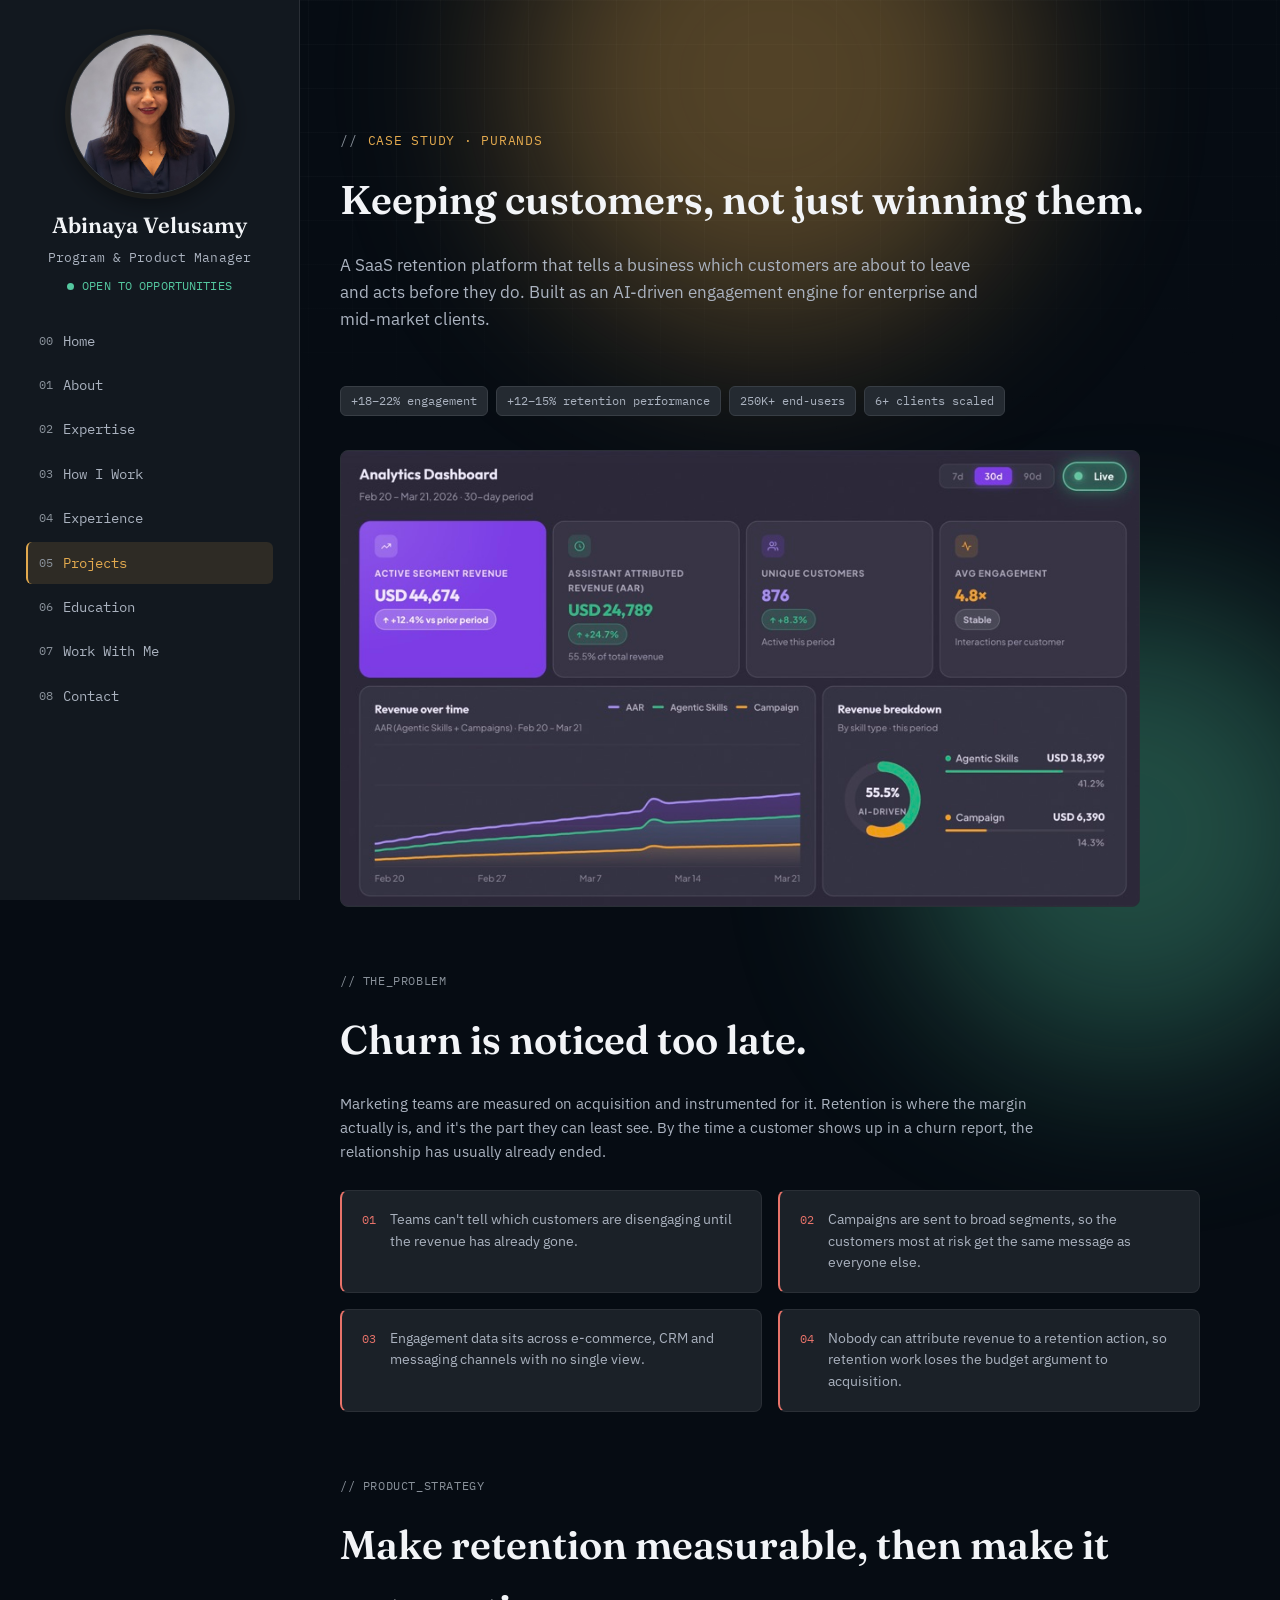
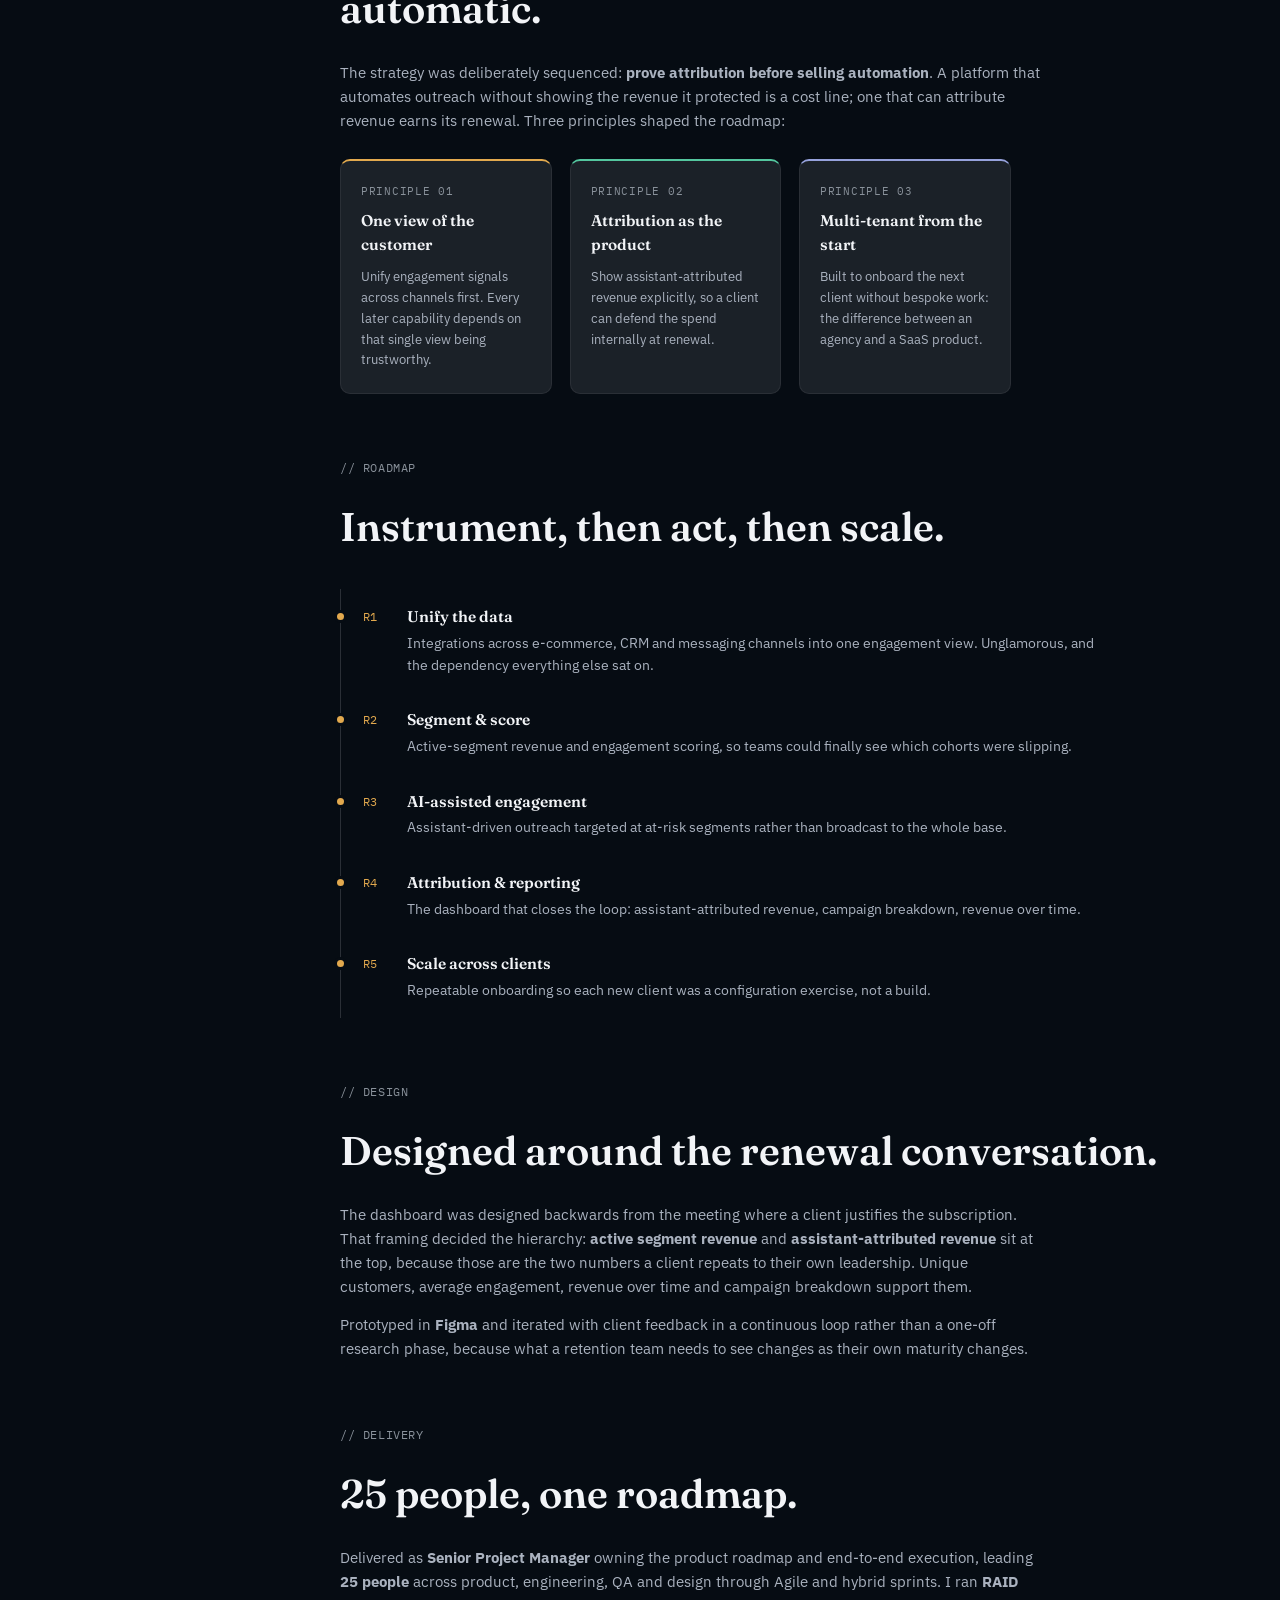
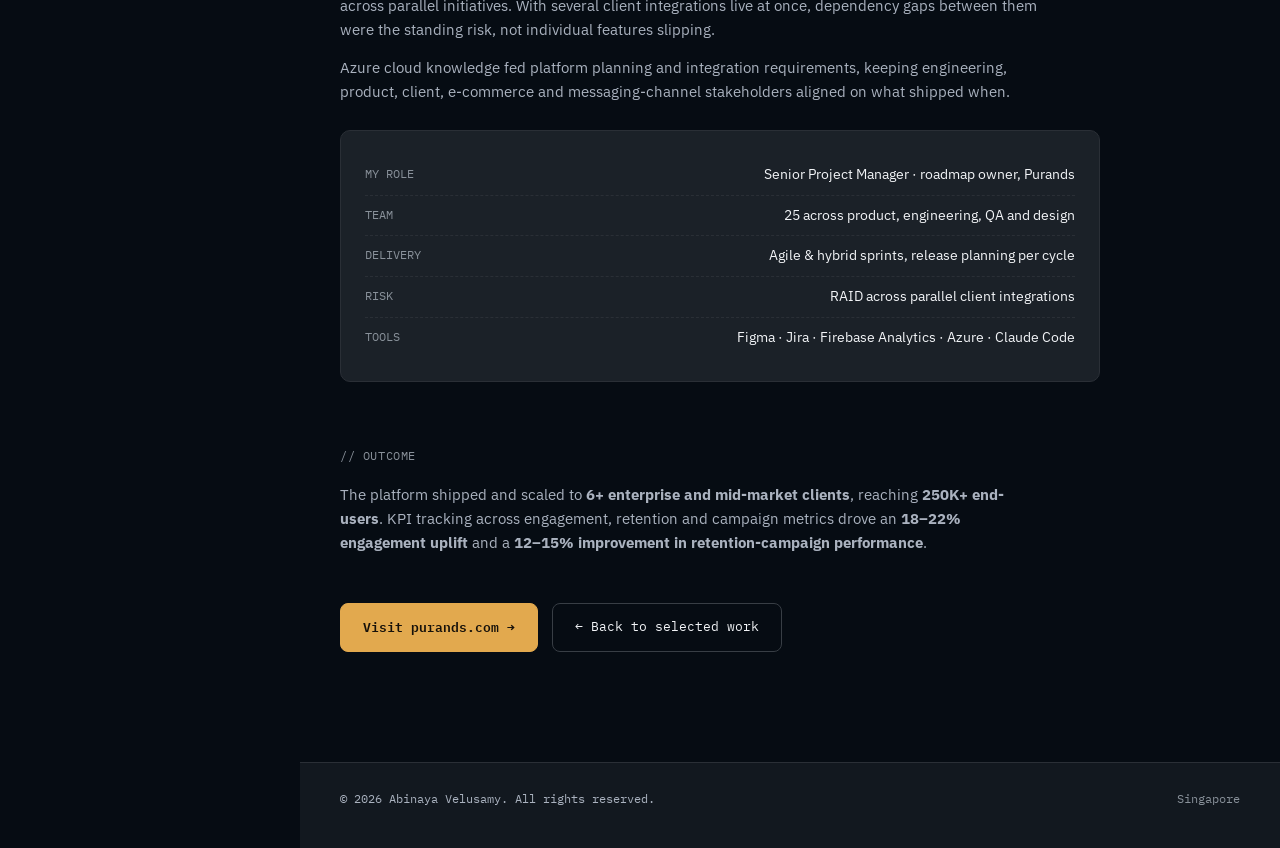
<file: purands.html>
<!DOCTYPE html>
<html lang="en-SG">
<head>
<meta charset="UTF-8">
<meta name="viewport" content="width=device-width, initial-scale=1.0">
<meta name="google-site-verification" content="CS-4A30RdtdvPB7ASoX8ewteVdFlSU5Lm0B5fhDnVzg">
<title>Purands Case Study · AI Retention Platform | Abinaya Velusamy</title>
<meta name="description" content="Case study: building a SaaS customer-retention platform · problem, product strategy, roadmap, design and delivery across 25 people and 6+ clients.">
<link rel="icon" type="image/png" sizes="32x32" href="/favicon-32.png">
<link rel="apple-touch-icon" sizes="180x180" href="/apple-touch-icon.png">
<meta name="theme-color" content="#060C13">
<link rel="preconnect" href="https://fonts.googleapis.com">
<link rel="preconnect" href="https://fonts.gstatic.com" crossorigin>
<link href="https://fonts.googleapis.com/css2?family=Fraunces:ital,opsz,wght@0,9..144,300;0,9..144,500;0,9..144,600;0,9..144,700;1,9..144,400;1,9..144,500&family=IBM+Plex+Sans:wght@400;500;600;700&family=IBM+Plex+Mono:wght@400;500;600&display=swap" rel="stylesheet">
<link rel="stylesheet" href="css/style.css?v=3">
<script defer data-domain="abinayavelusamy.com" src="https://plausible.io/js/script.outbound-links.tagged-events.js"></script>

<!-- seo -->
<link rel="canonical" href="https://abinayavelusamy.com/purands">
<meta name="robots" content="index, follow, max-image-preview:large">
<meta name="author" content="Abinaya Velusamy">
<meta property="og:type" content="article">
<meta property="og:site_name" content="Abinaya Velusamy">
<meta property="og:locale" content="en_SG">
<meta property="og:url" content="https://abinayavelusamy.com/purands">
<meta property="og:title" content="Purands Case Study · AI Retention Platform | Abinaya Velusamy">
<meta property="og:description" content="Case study: building a SaaS customer-retention platform · problem, product strategy, roadmap, design and delivery across 25 people and 6+ clients.">
<meta property="og:image" content="https://abinayavelusamy.com/assets/og-card.jpg">
<meta property="og:image:width" content="1200">
<meta property="og:image:height" content="630">
<meta name="twitter:card" content="summary_large_image">
<meta name="twitter:title" content="Purands Case Study · AI Retention Platform | Abinaya Velusamy">
<meta name="twitter:description" content="Case study: building a SaaS customer-retention platform · problem, product strategy, roadmap, design and delivery across 25 people and 6+ clients.">
<meta name="twitter:image" content="https://abinayavelusamy.com/assets/og-card.jpg">
<!-- /seo -->
<script type="application/ld+json">
{
  "@context": "https://schema.org",
  "@type": "CreativeWork",
  "name": "Purands: AI retention platform",
  "headline": "Building a SaaS customer-retention platform that attributes revenue",
  "url": "https://abinayavelusamy.com/purands",
  "author": {
    "@type": "Person",
    "name": "Abinaya Velusamy"
  },
  "keywords": "product management, SaaS, customer retention, marketing technology, AI, roadmap, RAID",
  "inLanguage": "en-SG"
}
</script>
</head>
<body data-page="projects">

<div class="bg-grid"></div>
<div class="bg-glow g1"></div>
<div class="bg-glow g2"></div>

<div class="topbar">
  <a class="topbar-brand" href="index.html">
    <img class="tb-avatar" src="assets/headshot.jpg" alt="" width="34" height="34" decoding="async">
    <span class="tb-id"><strong>Abinaya Velusamy</strong><em>Program &amp; Product Manager</em></span>
  </a>
  <button class="menu-btn" id="menuBtn" aria-label="Toggle navigation"><i></i><i></i><i></i></button>
</div>

<aside class="sidebar" id="sidebar">
  <div class="brand">
    <img class="avatar" src="assets/headshot.jpg" alt="Portrait of Abinaya Velusamy" width="224" height="224" decoding="async">
    <strong>Abinaya Velusamy</strong>
    Program &amp; Product Manager
    <div class="status-line"><span class="dot"></span> OPEN TO OPPORTUNITIES</div>
  </div>
  <nav class="navlinks" id="navlinks">
    <a href="index.html"><span class="idx">00</span> Home</a>
    <a href="about.html"><span class="idx">01</span> About</a>
    <a href="expertise.html"><span class="idx">02</span> Expertise</a>
    <a href="how-i-work.html"><span class="idx">03</span> How I Work</a>
    <a href="experience.html"><span class="idx">04</span> Experience</a>
    <a href="projects.html" class="active"><span class="idx">05</span> Projects</a>
    <a href="education.html"><span class="idx">06</span> Education</a>
    <a href="work-with-me.html"><span class="idx">07</span> Work With Me</a>
    <a href="contact.html"><span class="idx">08</span> Contact</a>
  </nav>
</aside>

<main>

  <section class="section" id="cs" style="border-top:none;padding-top:130px;">
    <div class="section-inner">
      <div class="eyebrow reveal">CASE STUDY · PURANDS</div>
      <h1 class="reveal">Keeping customers, not just winning them.</h1>
      <p class="lede reveal d1">A SaaS retention platform that tells a business which customers are about to leave and acts before they do. Built as an AI-driven engagement engine for enterprise and mid-market clients.</p>

      <div class="kpi-row reveal d1" style="margin-top:24px;">
        <span class="kpi">+18–22% engagement</span>
        <span class="kpi">+12–15% retention performance</span>
        <span class="kpi">250K+ end-users</span>
        <span class="kpi">6+ clients scaled</span>
      </div>

      <div class="site-preview reveal d2" style="margin-top:34px;max-width:800px;">
        <img src="assets/purands-preview.jpg" alt="Purands analytics dashboard showing engagement and revenue attribution" width="900" height="513" loading="lazy" decoding="async">
      </div>

      <div class="toolkit-title reveal" style="margin-top:64px;">// THE_PROBLEM</div>
      <h2 class="cs-h3 reveal">Churn is noticed too late.</h2>
      <div class="cs-prose reveal d1">
        <p>Marketing teams are measured on acquisition and instrumented for it. Retention is where the margin actually is, and it's the part they can least see. By the time a customer shows up in a churn report, the relationship has usually already ended.</p>
      </div>
      <div class="cs-problems reveal d1">
        <div class="cs-problem"><span>01</span><p>Teams can't tell which customers are disengaging until the revenue has already gone.</p></div>
        <div class="cs-problem"><span>02</span><p>Campaigns are sent to broad segments, so the customers most at risk get the same message as everyone else.</p></div>
        <div class="cs-problem"><span>03</span><p>Engagement data sits across e-commerce, CRM and messaging channels with no single view.</p></div>
        <div class="cs-problem"><span>04</span><p>Nobody can attribute revenue to a retention action, so retention work loses the budget argument to acquisition.</p></div>
      </div>

      <div class="toolkit-title reveal" style="margin-top:64px;">// PRODUCT_STRATEGY</div>
      <h2 class="cs-h3 reveal">Make retention measurable, then make it automatic.</h2>
      <div class="cs-prose reveal d1">
        <p>The strategy was deliberately sequenced: <strong>prove attribution before selling automation</strong>. A platform that automates outreach without showing the revenue it protected is a cost line; one that can attribute revenue earns its renewal. Three principles shaped the roadmap:</p>
      </div>
      <div class="loop-grid reveal d1">
        <div class="loop-card lc-a">
          <div class="loop-idx">PRINCIPLE 01</div>
          <h4>One view of the customer</h4>
          <p>Unify engagement signals across channels first. Every later capability depends on that single view being trustworthy.</p>
        </div>
        <div class="loop-card lc-i">
          <div class="loop-idx">PRINCIPLE 02</div>
          <h4>Attribution as the product</h4>
          <p>Show assistant-attributed revenue explicitly, so a client can defend the spend internally at renewal.</p>
        </div>
        <div class="loop-card lc-d">
          <div class="loop-idx">PRINCIPLE 03</div>
          <h4>Multi-tenant from the start</h4>
          <p>Built to onboard the next client without bespoke work: the difference between an agency and a SaaS product.</p>
        </div>
      </div>

      <div class="toolkit-title reveal" style="margin-top:64px;">// ROADMAP</div>
      <h2 class="cs-h3 reveal">Instrument, then act, then scale.</h2>
      <div class="flow reveal d2">
        <div class="flow-step"><div class="fs-num">R1</div><div class="fs-body"><h4>Unify the data</h4><p>Integrations across e-commerce, CRM and messaging channels into one engagement view. Unglamorous, and the dependency everything else sat on.</p></div></div>
        <div class="flow-step"><div class="fs-num">R2</div><div class="fs-body"><h4>Segment &amp; score</h4><p>Active-segment revenue and engagement scoring, so teams could finally see which cohorts were slipping.</p></div></div>
        <div class="flow-step"><div class="fs-num">R3</div><div class="fs-body"><h4>AI-assisted engagement</h4><p>Assistant-driven outreach targeted at at-risk segments rather than broadcast to the whole base.</p></div></div>
        <div class="flow-step"><div class="fs-num">R4</div><div class="fs-body"><h4>Attribution &amp; reporting</h4><p>The dashboard that closes the loop: assistant-attributed revenue, campaign breakdown, revenue over time.</p></div></div>
        <div class="flow-step"><div class="fs-num">R5</div><div class="fs-body"><h4>Scale across clients</h4><p>Repeatable onboarding so each new client was a configuration exercise, not a build.</p></div></div>
      </div>

      <div class="toolkit-title reveal" style="margin-top:64px;">// DESIGN</div>
      <h2 class="cs-h3 reveal">Designed around the renewal conversation.</h2>
      <div class="cs-prose reveal d1">
        <p>The dashboard was designed backwards from the meeting where a client justifies the subscription. That framing decided the hierarchy: <strong>active segment revenue</strong> and <strong>assistant-attributed revenue</strong> sit at the top, because those are the two numbers a client repeats to their own leadership. Unique customers, average engagement, revenue over time and campaign breakdown support them.</p>
        <p>Prototyped in <strong>Figma</strong> and iterated with client feedback in a continuous loop rather than a one-off research phase, because what a retention team needs to see changes as their own maturity changes.</p>
      </div>

      <div class="toolkit-title reveal" style="margin-top:64px;">// DELIVERY</div>
      <h2 class="cs-h3 reveal">25 people, one roadmap.</h2>
      <div class="cs-prose reveal d1">
        <p>Delivered as <strong>Senior Project Manager</strong> owning the product roadmap and end-to-end execution, leading <strong>25 people</strong> across product, engineering, QA and design through Agile and hybrid sprints. I ran <strong>RAID</strong> across parallel initiatives. With several client integrations live at once, dependency gaps between them were the standing risk, not individual features slipping.</p>
        <p>Azure cloud knowledge fed platform planning and integration requirements, keeping engineering, product, client, e-commerce and messaging-channel stakeholders aligned on what shipped when.</p>
      </div>
      <div class="fact-panel reveal d1" style="max-width:760px;margin-top:26px;">
        <div class="fact-row"><span>MY ROLE</span><span>Senior Project Manager · roadmap owner, Purands</span></div>
        <div class="fact-row"><span>TEAM</span><span>25 across product, engineering, QA and design</span></div>
        <div class="fact-row"><span>DELIVERY</span><span>Agile &amp; hybrid sprints, release planning per cycle</span></div>
        <div class="fact-row"><span>RISK</span><span>RAID across parallel client integrations</span></div>
        <div class="fact-row"><span>TOOLS</span><span>Figma · Jira · Firebase Analytics · Azure · Claude Code</span></div>
      </div>

      <div class="toolkit-title reveal" style="margin-top:64px;">// OUTCOME</div>
      <div class="cs-prose reveal d1">
        <p>The platform shipped and scaled to <strong>6+ enterprise and mid-market clients</strong>, reaching <strong>250K+ end-users</strong>. KPI tracking across engagement, retention and campaign metrics drove an <strong>18–22% engagement uplift</strong> and a <strong>12–15% improvement in retention-campaign performance</strong>.</p>
      </div>

      <div class="cs-links reveal d2" style="margin-top:48px;">
        <a class="btn btn-primary" href="https://www.purands.com/" target="_blank" rel="noopener">Visit purands.com →</a>
        <a class="btn btn-ghost" href="projects.html">← Back to selected work</a>
      </div>
    </div>
  </section>

  <footer class="site-footer">
    <div class="section-inner">
      <div class="footer">
        <span>© 2026 Abinaya Velusamy. All rights reserved.</span>
        <span>Singapore</span>
      </div>
    </div>
  </footer>

</main>

<script src="js/main.js?v=3"></script>

</body>
</html>
</file>
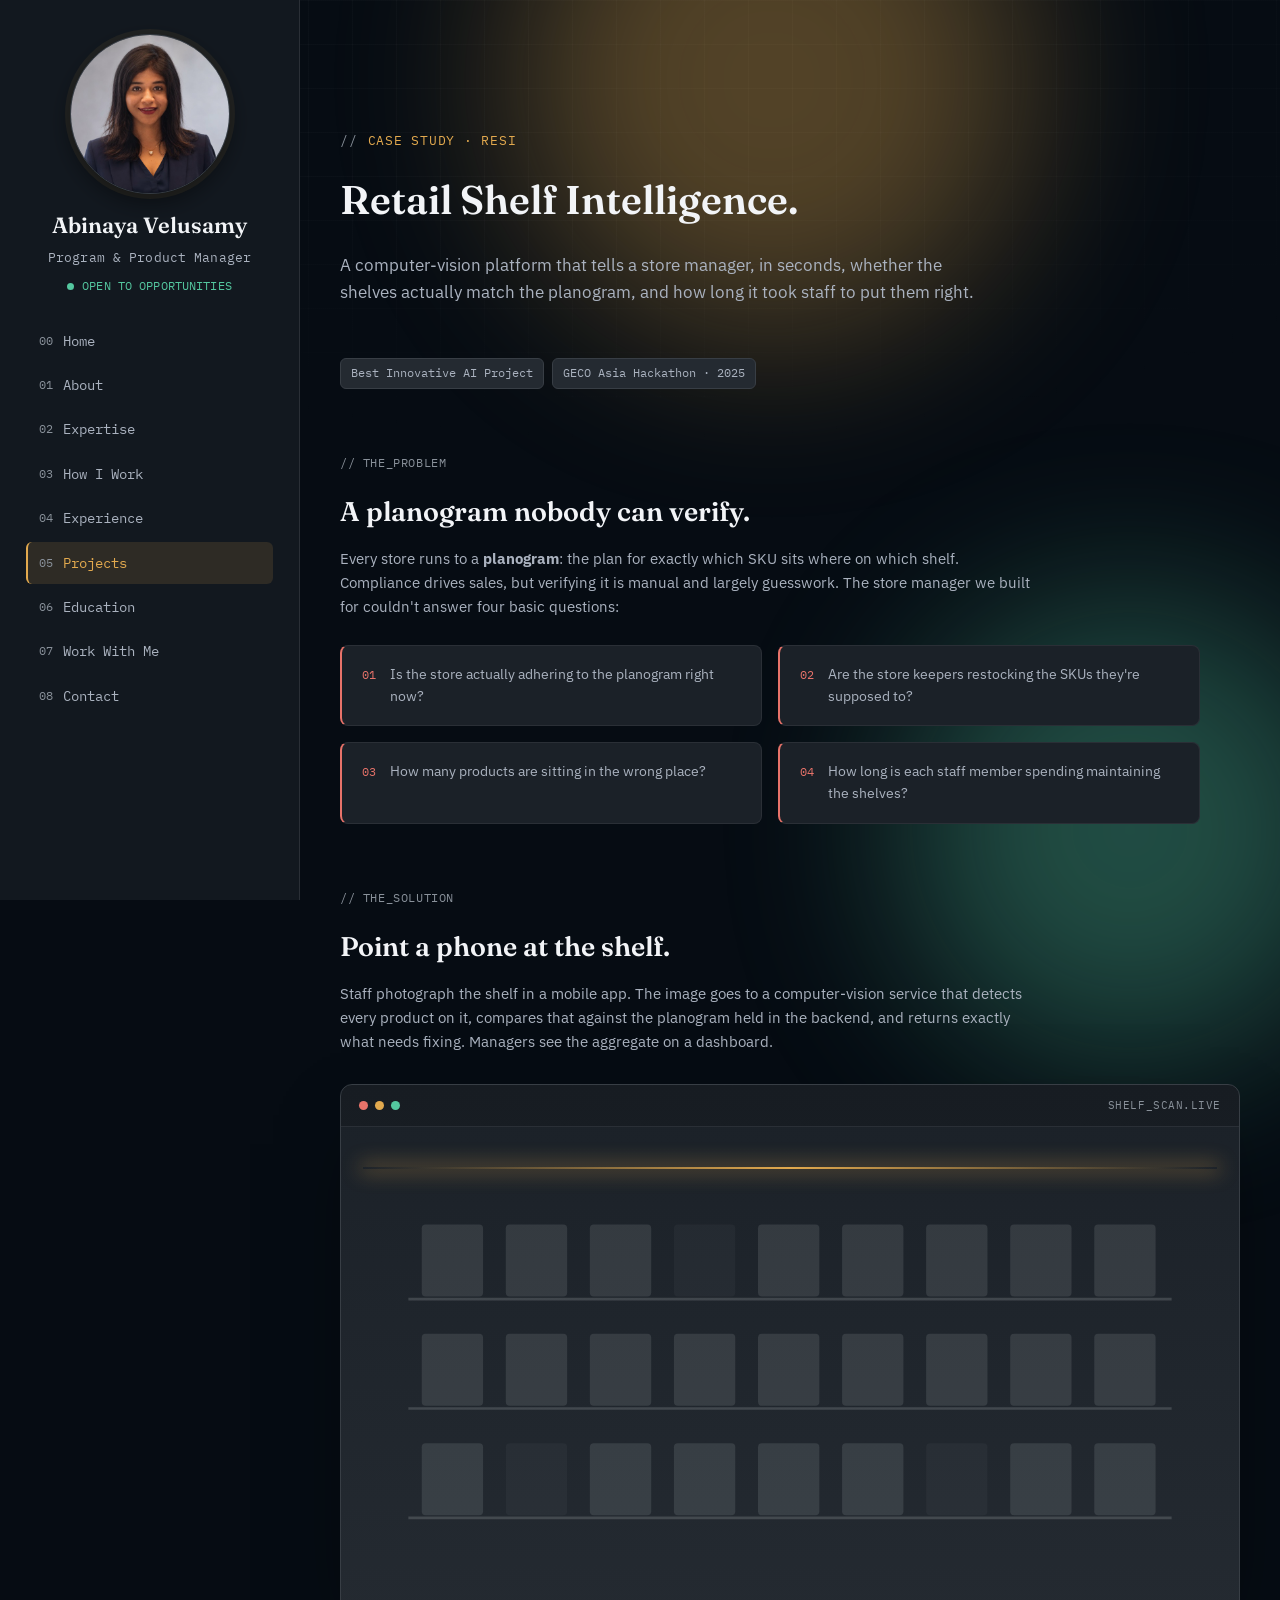
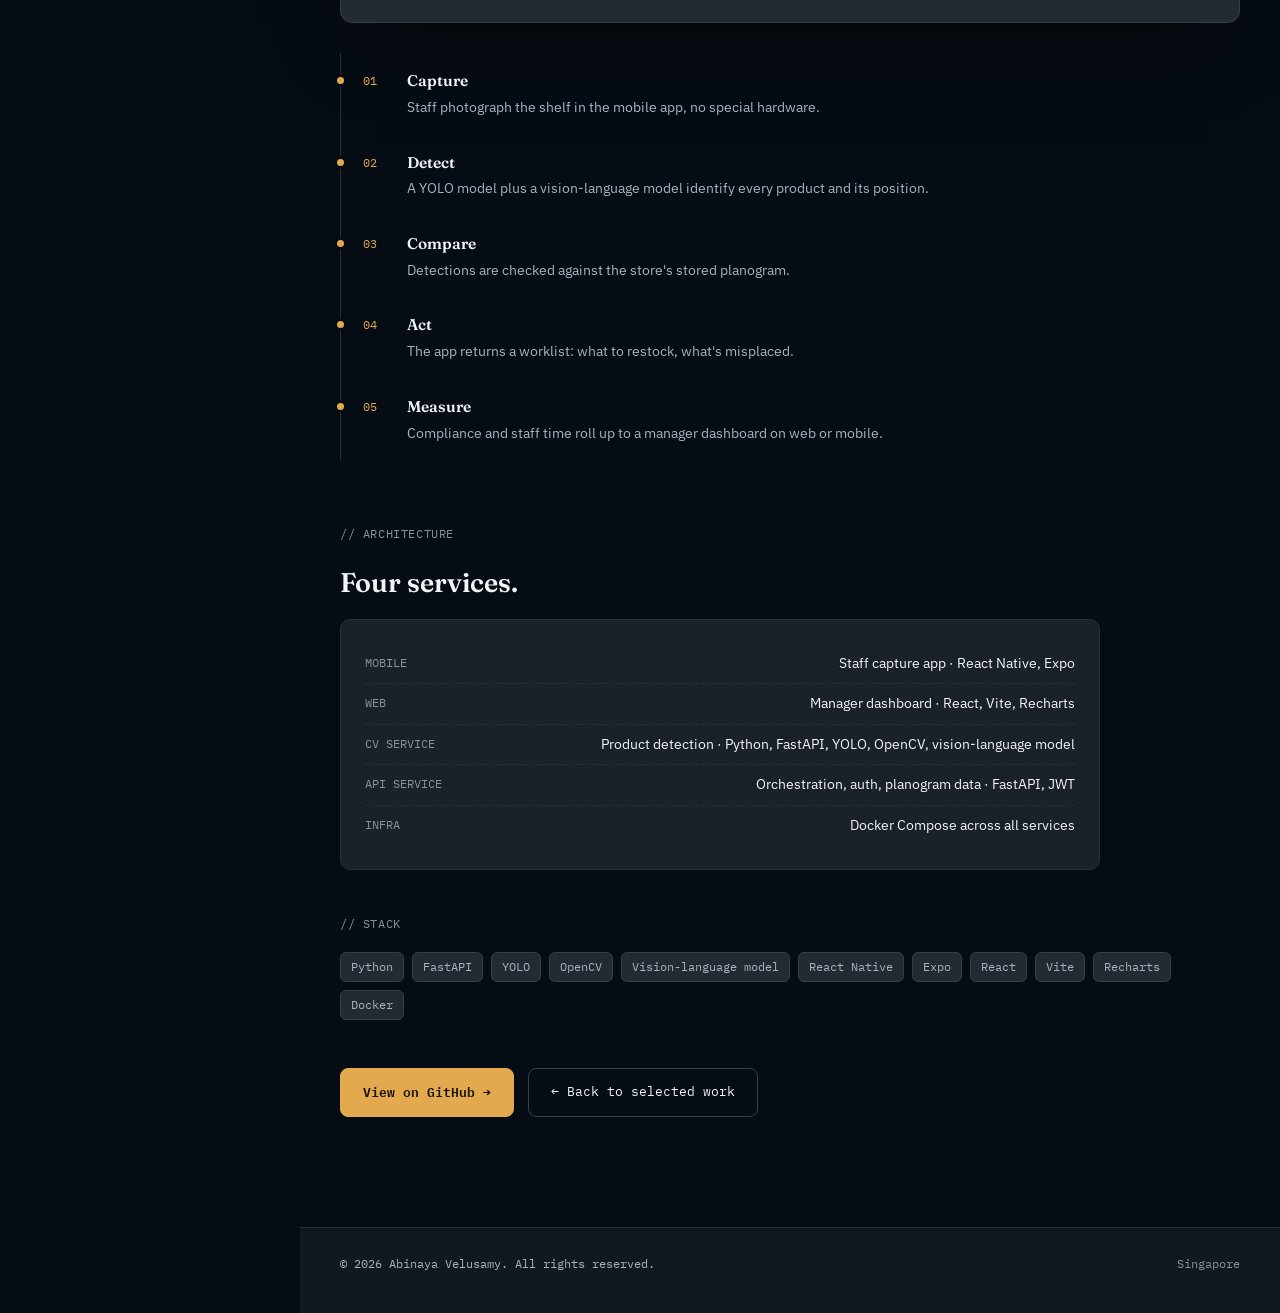
<file: resi.html>
<!DOCTYPE html>
<html lang="en-SG">
<head>
<meta charset="UTF-8">
<meta name="viewport" content="width=device-width, initial-scale=1.0">
<meta name="google-site-verification" content="CS-4A30RdtdvPB7ASoX8ewteVdFlSU5Lm0B5fhDnVzg">
<title>Resi · Retail Shelf Intelligence Case Study | Abinaya Velusamy</title>
<meta name="description" content="Case study: computer vision for shelf planogram compliance. YOLO and a vision-language model return restock and misplacement worklists. GECO Asia 2025.">
<link rel="icon" type="image/png" sizes="32x32" href="/favicon-32.png">
<link rel="apple-touch-icon" sizes="180x180" href="/apple-touch-icon.png">
<meta name="theme-color" content="#060C13">
<link rel="preconnect" href="https://fonts.googleapis.com">
<link rel="preconnect" href="https://fonts.gstatic.com" crossorigin>
<link href="https://fonts.googleapis.com/css2?family=Fraunces:ital,opsz,wght@0,9..144,300;0,9..144,500;0,9..144,600;0,9..144,700;1,9..144,400;1,9..144,500&family=IBM+Plex+Sans:wght@400;500;600;700&family=IBM+Plex+Mono:wght@400;500;600&display=swap" rel="stylesheet">
<link rel="stylesheet" href="css/style.css?v=3">
<script defer data-domain="abinayavelusamy.com" src="https://plausible.io/js/script.outbound-links.tagged-events.js"></script>

<!-- seo -->
<link rel="canonical" href="https://abinayavelusamy.com/resi">
<meta name="robots" content="index, follow, max-image-preview:large">
<meta name="author" content="Abinaya Velusamy">
<meta property="og:type" content="article">
<meta property="og:site_name" content="Abinaya Velusamy">
<meta property="og:locale" content="en_SG">
<meta property="og:url" content="https://abinayavelusamy.com/resi">
<meta property="og:title" content="Resi · Retail Shelf Intelligence Case Study | Abinaya Velusamy">
<meta property="og:description" content="Case study: computer vision for shelf planogram compliance. YOLO and a vision-language model return restock and misplacement worklists. GECO Asia 2025.">
<meta property="og:image" content="https://abinayavelusamy.com/assets/og-card.jpg">
<meta property="og:image:width" content="1200">
<meta property="og:image:height" content="630">
<meta property="og:image:alt" content="Abinaya Velusamy · Senior Program &amp; Product Manager">
<meta name="twitter:card" content="summary_large_image">
<meta name="twitter:title" content="Resi · Retail Shelf Intelligence Case Study | Abinaya Velusamy">
<meta name="twitter:description" content="Case study: computer vision for shelf planogram compliance. YOLO and a vision-language model return restock and misplacement worklists. GECO Asia 2025.">
<meta name="twitter:image" content="https://abinayavelusamy.com/assets/og-card.jpg">
<!-- /seo -->

<script type="application/ld+json">
{
  "@context": "https://schema.org",
  "@type": "CreativeWork",
  "name": "Resi: Retail Shelf Intelligence",
  "headline": "Retail Shelf Intelligence: computer-vision planogram compliance",
  "url": "https://abinayavelusamy.com/resi",
  "author": {
    "@type": "Person",
    "name": "Abinaya Velusamy"
  },
  "about": "Computer vision for retail planogram compliance",
  "keywords": "computer vision, YOLO, planogram compliance, retail technology, FastAPI, React Native",
  "award": "Best Innovative AI Project, GECO Asia 2025",
  "inLanguage": "en-SG"
}
</script>
</head>
<body data-page="projects">

<div class="bg-grid"></div>
<div class="bg-glow g1"></div>
<div class="bg-glow g2"></div>

<div class="topbar">
  <a class="topbar-brand" href="index.html">
    <img class="tb-avatar" src="assets/headshot.jpg" alt="" width="34" height="34" decoding="async">
    <span class="tb-id"><strong>Abinaya Velusamy</strong><em>Program &amp; Product Manager</em></span>
  </a>
  <button class="menu-btn" id="menuBtn" aria-label="Toggle navigation"><i></i><i></i><i></i></button>
</div>

<aside class="sidebar" id="sidebar">
  <div class="brand">
    <img class="avatar" src="assets/headshot.jpg" alt="Portrait of Abinaya Velusamy" width="224" height="224" decoding="async">
    <strong>Abinaya Velusamy</strong>
    Program &amp; Product Manager
    <div class="status-line"><span class="dot"></span> OPEN TO OPPORTUNITIES</div>
  </div>
  <nav class="navlinks" id="navlinks">
    <a href="index.html"><span class="idx">00</span> Home</a>
    <a href="about.html"><span class="idx">01</span> About</a>
    <a href="expertise.html"><span class="idx">02</span> Expertise</a>
    <a href="how-i-work.html"><span class="idx">03</span> How I Work</a>
    <a href="experience.html"><span class="idx">04</span> Experience</a>
    <a href="projects.html" class="active"><span class="idx">05</span> Projects</a>
    <a href="education.html"><span class="idx">06</span> Education</a>
    <a href="work-with-me.html"><span class="idx">07</span> Work With Me</a>
    <a href="contact.html"><span class="idx">08</span> Contact</a>
  </nav>
</aside>

<main>

  <section class="section" id="resi" style="border-top:none;padding-top:130px;">
    <div class="section-inner">
      <div class="eyebrow reveal">CASE STUDY · RESI</div>
      <h1 class="reveal">Retail Shelf Intelligence.</h1>
      <p class="lede reveal d1">A computer-vision platform that tells a store manager, in seconds, whether the shelves actually match the planogram, and how long it took staff to put them right.</p>

      <div class="kpi-row reveal d1" style="margin-top:24px;">
        <span class="kpi">Best Innovative AI Project</span>
        <span class="kpi">GECO Asia Hackathon · 2025</span>
      </div>


      <div class="toolkit-title reveal" style="margin-top:64px;">// THE_PROBLEM</div>
      <h3 class="cs-h3 reveal">A planogram nobody can verify.</h3>
      <div class="cs-prose reveal d1">
        <p>Every store runs to a <strong>planogram</strong>: the plan for exactly which SKU sits where on which shelf. Compliance drives sales, but verifying it is manual and largely guesswork. The store manager we built for couldn't answer four basic questions:</p>
      </div>
      <div class="cs-problems reveal d1">
        <div class="cs-problem"><span>01</span><p>Is the store actually adhering to the planogram right now?</p></div>
        <div class="cs-problem"><span>02</span><p>Are the store keepers restocking the SKUs they're supposed to?</p></div>
        <div class="cs-problem"><span>03</span><p>How many products are sitting in the wrong place?</p></div>
        <div class="cs-problem"><span>04</span><p>How long is each staff member spending maintaining the shelves?</p></div>
      </div>

      <div class="toolkit-title reveal" style="margin-top:64px;">// THE_SOLUTION</div>
      <h3 class="cs-h3 reveal">Point a phone at the shelf.</h3>
      <div class="cs-prose reveal d1">
        <p>Staff photograph the shelf in a mobile app. The image goes to a computer-vision service that detects every product on it, compares that against the planogram held in the backend, and returns exactly what needs fixing. Managers see the aggregate on a dashboard.</p>
      </div>

      <div class="console resi-scan reveal d1">
        <div class="console-bar">
          <div class="console-lights"><i></i><i></i><i></i></div>
          <div class="label">SHELF_SCAN.LIVE</div>
        </div>
        <div class="rs-stage">
          <svg class="rs-svg" viewBox="0 0 640 300" role="img" aria-label="Shelf scan: products detected, gaps needing restock, and a misplaced item">
            <line class="shelf" x1="34" y1="114" x2="606" y2="114"/>
            <rect class="p" x="44" y="58" width="46" height="54" rx="3"/>
            <rect class="p" x="107" y="58" width="46" height="54" rx="3"/>
            <rect class="p" x="170" y="58" width="46" height="54" rx="3"/>
            <rect class="p faded" x="233" y="58" width="46" height="54" rx="3"/>
            <rect class="gap" x="233" y="58" width="46" height="54" rx="3"/>
            <rect class="p" x="296" y="58" width="46" height="54" rx="3"/>
            <rect class="p" x="359" y="58" width="46" height="54" rx="3"/>
            <rect class="p" x="422" y="58" width="46" height="54" rx="3"/>
            <rect class="p" x="485" y="58" width="46" height="54" rx="3"/>
            <rect class="p" x="548" y="58" width="46" height="54" rx="3"/>
            <line class="shelf" x1="34" y1="196" x2="606" y2="196"/>
            <rect class="p" x="44" y="140" width="46" height="54" rx="3"/>
            <rect class="p" x="107" y="140" width="46" height="54" rx="3"/>
            <rect class="p" x="170" y="140" width="46" height="54" rx="3"/>
            <rect class="p" x="233" y="140" width="46" height="54" rx="3"/>
            <rect class="p" x="296" y="140" width="46" height="54" rx="3"/>
            <rect class="p" x="359" y="140" width="46" height="54" rx="3"/>
            <rect class="bad" x="359" y="140" width="46" height="54" rx="3"/>
            <rect class="p" x="422" y="140" width="46" height="54" rx="3"/>
            <rect class="p" x="485" y="140" width="46" height="54" rx="3"/>
            <rect class="p" x="548" y="140" width="46" height="54" rx="3"/>
            <line class="shelf" x1="34" y1="278" x2="606" y2="278"/>
            <rect class="p" x="44" y="222" width="46" height="54" rx="3"/>
            <rect class="p faded" x="107" y="222" width="46" height="54" rx="3"/>
            <rect class="gap" x="107" y="222" width="46" height="54" rx="3"/>
            <rect class="p" x="170" y="222" width="46" height="54" rx="3"/>
            <rect class="p" x="233" y="222" width="46" height="54" rx="3"/>
            <rect class="p" x="296" y="222" width="46" height="54" rx="3"/>
            <rect class="p" x="359" y="222" width="46" height="54" rx="3"/>
            <rect class="p faded" x="422" y="222" width="46" height="54" rx="3"/>
            <rect class="gap" x="422" y="222" width="46" height="54" rx="3"/>
            <rect class="p" x="485" y="222" width="46" height="54" rx="3"/>
            <rect class="p" x="548" y="222" width="46" height="54" rx="3"/>
          </svg>
          <div class="rs-beam" aria-hidden="true"></div>
          <div class="rs-chips" aria-hidden="true">
            <span class="rs-chip ok">planogram matched</span>
            <span class="rs-chip warn">3 to restock</span>
            <span class="rs-chip bad">1 misplaced</span>
          </div>
        </div>
      </div>

      <div class="flow reveal d2">
        <div class="flow-step">
          <div class="fs-num">01</div>
          <div class="fs-body"><h4>Capture</h4><p>Staff photograph the shelf in the mobile app, no special hardware.</p></div>
        </div>
        <div class="flow-step">
          <div class="fs-num">02</div>
          <div class="fs-body"><h4>Detect</h4><p>A YOLO model plus a vision-language model identify every product and its position.</p></div>
        </div>
        <div class="flow-step">
          <div class="fs-num">03</div>
          <div class="fs-body"><h4>Compare</h4><p>Detections are checked against the store's stored planogram.</p></div>
        </div>
        <div class="flow-step">
          <div class="fs-num">04</div>
          <div class="fs-body"><h4>Act</h4><p>The app returns a worklist: what to restock, what's misplaced.</p></div>
        </div>
        <div class="flow-step">
          <div class="fs-num">05</div>
          <div class="fs-body"><h4>Measure</h4><p>Compliance and staff time roll up to a manager dashboard on web or mobile.</p></div>
        </div>
      </div>

      <div class="toolkit-title reveal" style="margin-top:64px;">// ARCHITECTURE</div>
      <h3 class="cs-h3 reveal">Four services.</h3>
      <div class="fact-panel reveal d1" style="max-width:760px;">
        <div class="fact-row"><span>MOBILE</span><span>Staff capture app · React Native, Expo</span></div>
        <div class="fact-row"><span>WEB</span><span>Manager dashboard · React, Vite, Recharts</span></div>
        <div class="fact-row"><span>CV SERVICE</span><span>Product detection · Python, FastAPI, YOLO, OpenCV, vision-language model</span></div>
        <div class="fact-row"><span>API SERVICE</span><span>Orchestration, auth, planogram data · FastAPI, JWT</span></div>
        <div class="fact-row"><span>INFRA</span><span>Docker Compose across all services</span></div>
      </div>

      <div class="toolkit-title reveal" style="margin-top:44px;">// STACK</div>
      <div class="kpi-row reveal d1">
        <span class="kpi">Python</span>
        <span class="kpi">FastAPI</span>
        <span class="kpi">YOLO</span>
        <span class="kpi">OpenCV</span>
        <span class="kpi">Vision-language model</span>
        <span class="kpi">React Native</span>
        <span class="kpi">Expo</span>
        <span class="kpi">React</span>
        <span class="kpi">Vite</span>
        <span class="kpi">Recharts</span>
        <span class="kpi">Docker</span>
      </div>


      <div class="cs-links reveal d2" style="margin-top:48px;">
        <a class="btn btn-primary" href="https://github.com/abinayavelusamy2918/RetailShelfIntelligence" target="_blank" rel="noopener">View on GitHub →</a>
        <a class="btn btn-ghost" href="projects.html">← Back to selected work</a>
      </div>
    </div>
  </section>

  <footer class="site-footer">
    <div class="section-inner">
      <div class="footer">
        <span>© 2026 Abinaya Velusamy. All rights reserved.</span>
        <span>Singapore</span>
      </div>
    </div>
  </footer>

</main>

<script src="js/main.js?v=3"></script>

</body>
</html>
</file>
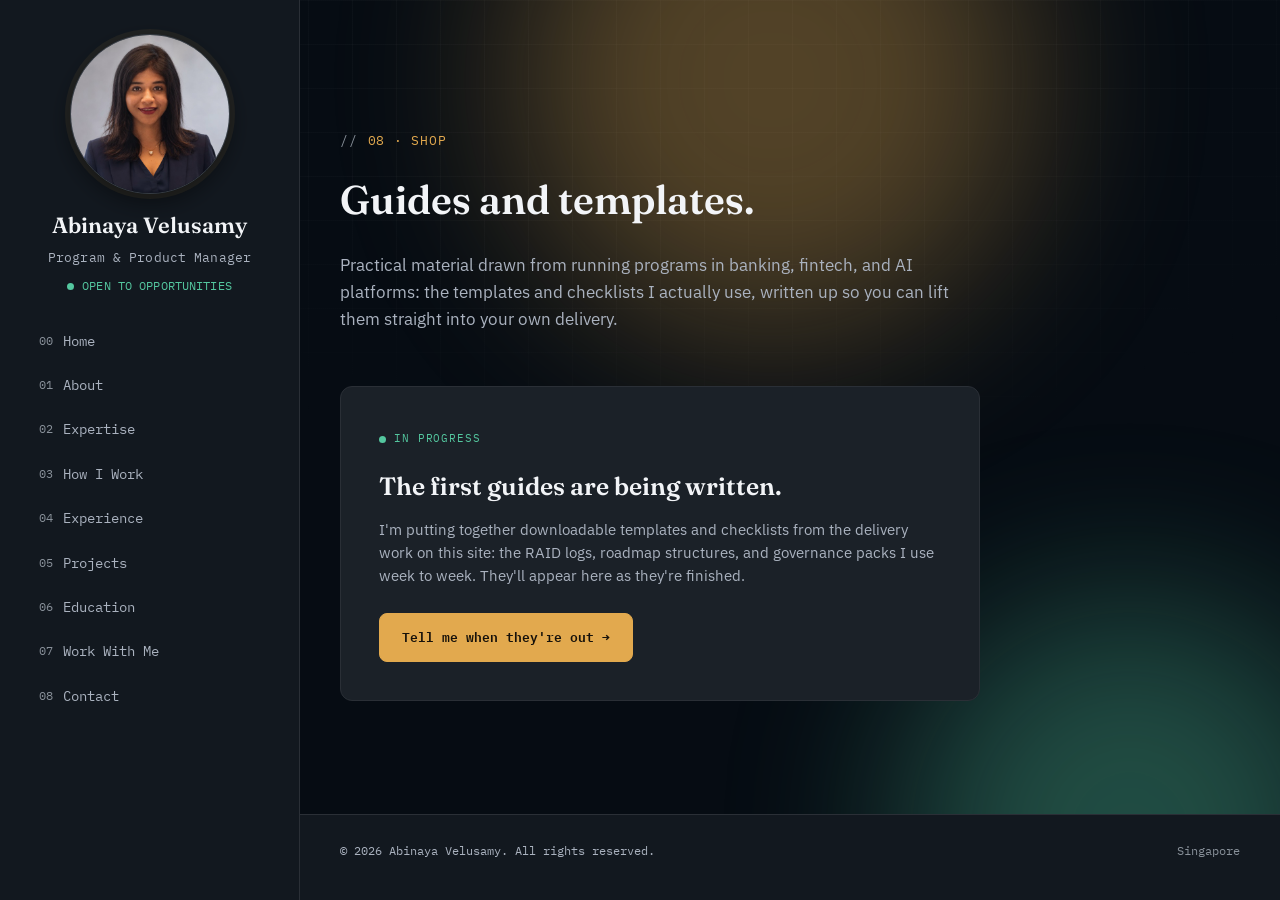
<file: shop.html>
<!DOCTYPE html>
<html lang="en-SG">
<head>
<meta charset="UTF-8">
<meta name="viewport" content="width=device-width, initial-scale=1.0">
<meta name="google-site-verification" content="CS-4A30RdtdvPB7ASoX8ewteVdFlSU5Lm0B5fhDnVzg">
<title>Guides & Templates · Delivery and Product Management</title>
<meta name="description" content="Downloadable delivery and product management guides and templates · RAID logs, roadmap structures and governance packs. Coming soon.">
<link rel="icon" type="image/png" sizes="32x32" href="/favicon-32.png">
<link rel="apple-touch-icon" sizes="180x180" href="/apple-touch-icon.png">
<meta name="theme-color" content="#060C13">
<link rel="preconnect" href="https://fonts.googleapis.com">
<link rel="preconnect" href="https://fonts.gstatic.com" crossorigin>
<link href="https://fonts.googleapis.com/css2?family=Fraunces:ital,opsz,wght@0,9..144,300;0,9..144,500;0,9..144,600;0,9..144,700;1,9..144,400;1,9..144,500&family=IBM+Plex+Sans:wght@400;500;600;700&family=IBM+Plex+Mono:wght@400;500;600&display=swap" rel="stylesheet">
<link rel="stylesheet" href="css/style.css?v=3">
<script defer data-domain="abinayavelusamy.com" src="https://plausible.io/js/script.outbound-links.tagged-events.js"></script>

<!-- seo -->
<link rel="canonical" href="https://abinayavelusamy.com/shop">
<meta name="robots" content="index, follow, max-image-preview:large">
<meta name="author" content="Abinaya Velusamy">
<meta property="og:type" content="article">
<meta property="og:site_name" content="Abinaya Velusamy">
<meta property="og:locale" content="en_SG">
<meta property="og:url" content="https://abinayavelusamy.com/shop">
<meta property="og:title" content="Guides & Templates · Delivery and Product Management">
<meta property="og:description" content="Downloadable delivery and product management guides and templates · RAID logs, roadmap structures and governance packs. Coming soon.">
<meta property="og:image" content="https://abinayavelusamy.com/assets/og-card.jpg">
<meta property="og:image:width" content="1200">
<meta property="og:image:height" content="630">
<meta property="og:image:alt" content="Abinaya Velusamy · Senior Program &amp; Product Manager">
<meta name="twitter:card" content="summary_large_image">
<meta name="twitter:title" content="Guides & Templates · Delivery and Product Management">
<meta name="twitter:description" content="Downloadable delivery and product management guides and templates · RAID logs, roadmap structures and governance packs. Coming soon.">
<meta name="twitter:image" content="https://abinayavelusamy.com/assets/og-card.jpg">
<!-- /seo -->
</head>
<body data-page="shop">

<div class="bg-grid"></div>
<div class="bg-glow g1"></div>
<div class="bg-glow g2"></div>

<div class="topbar">
  <a class="topbar-brand" href="index.html">
    <img class="tb-avatar" src="assets/headshot.jpg" alt="" width="34" height="34" decoding="async">
    <span class="tb-id"><strong>Abinaya Velusamy</strong><em>Program &amp; Product Manager</em></span>
  </a>
  <button class="menu-btn" id="menuBtn" aria-label="Toggle navigation"><i></i><i></i><i></i></button>
</div>

<aside class="sidebar" id="sidebar">
  <div class="brand">
    <img class="avatar" src="assets/headshot.jpg" alt="Portrait of Abinaya Velusamy" width="224" height="224" decoding="async">
    <strong>Abinaya Velusamy</strong>
    Program &amp; Product Manager
    <div class="status-line"><span class="dot"></span> OPEN TO OPPORTUNITIES</div>
  </div>
  <nav class="navlinks" id="navlinks">
    <a href="index.html"><span class="idx">00</span> Home</a>
    <a href="about.html"><span class="idx">01</span> About</a>
    <a href="expertise.html"><span class="idx">02</span> Expertise</a>
    <a href="how-i-work.html"><span class="idx">03</span> How I Work</a>
    <a href="experience.html"><span class="idx">04</span> Experience</a>
    <a href="projects.html"><span class="idx">05</span> Projects</a>
    <a href="education.html"><span class="idx">06</span> Education</a>
    <a href="work-with-me.html"><span class="idx">07</span> Work With Me</a>
    <a href="contact.html"><span class="idx">08</span> Contact</a>
  </nav>
</aside>

<main>

  <!-- SHOP
       NOTE: the PDFs themselves are uploaded to Gumroad, never to this repo.
       Anything placed in /assets is publicly downloadable and would be free to take. -->
  <section class="section" id="shop" style="border-top:none;padding-top:130px;">
    <div class="section-inner">
      <div class="eyebrow reveal">08 · SHOP</div>
      <h1 class="reveal">Guides and templates.</h1>
      <p class="lede reveal d1">Practical material drawn from running programs in banking, fintech, and AI platforms: the templates and checklists I actually use, written up so you can lift them straight into your own delivery.</p>

      <div class="shop-soon reveal d2">
        <div class="ss-status"><span class="dot"></span> IN PROGRESS</div>
        <h3>The first guides are being written.</h3>
        <p>I'm putting together downloadable templates and checklists from the delivery work on this site: the RAID logs, roadmap structures, and governance packs I use week to week. They'll appear here as they're finished.</p>
        <a class="plausible-event-name=Shop+Notify btn btn-primary" href="mailto:vabinaya8@gmail.com?subject=Notify%20me%20when%20the%20shop%20opens">Tell me when they're out →</a>
      </div>

    </div>
  </section>

  <footer class="site-footer">
    <div class="section-inner">
      <div class="footer">
        <span>© 2026 Abinaya Velusamy. All rights reserved.</span>
        <span>Singapore</span>
      </div>
    </div>
  </footer>

</main>

<script src="https://gumroad.com/js/gumroad.js" defer></script>
<script src="js/main.js?v=3"></script>

</body>
</html>
</file>
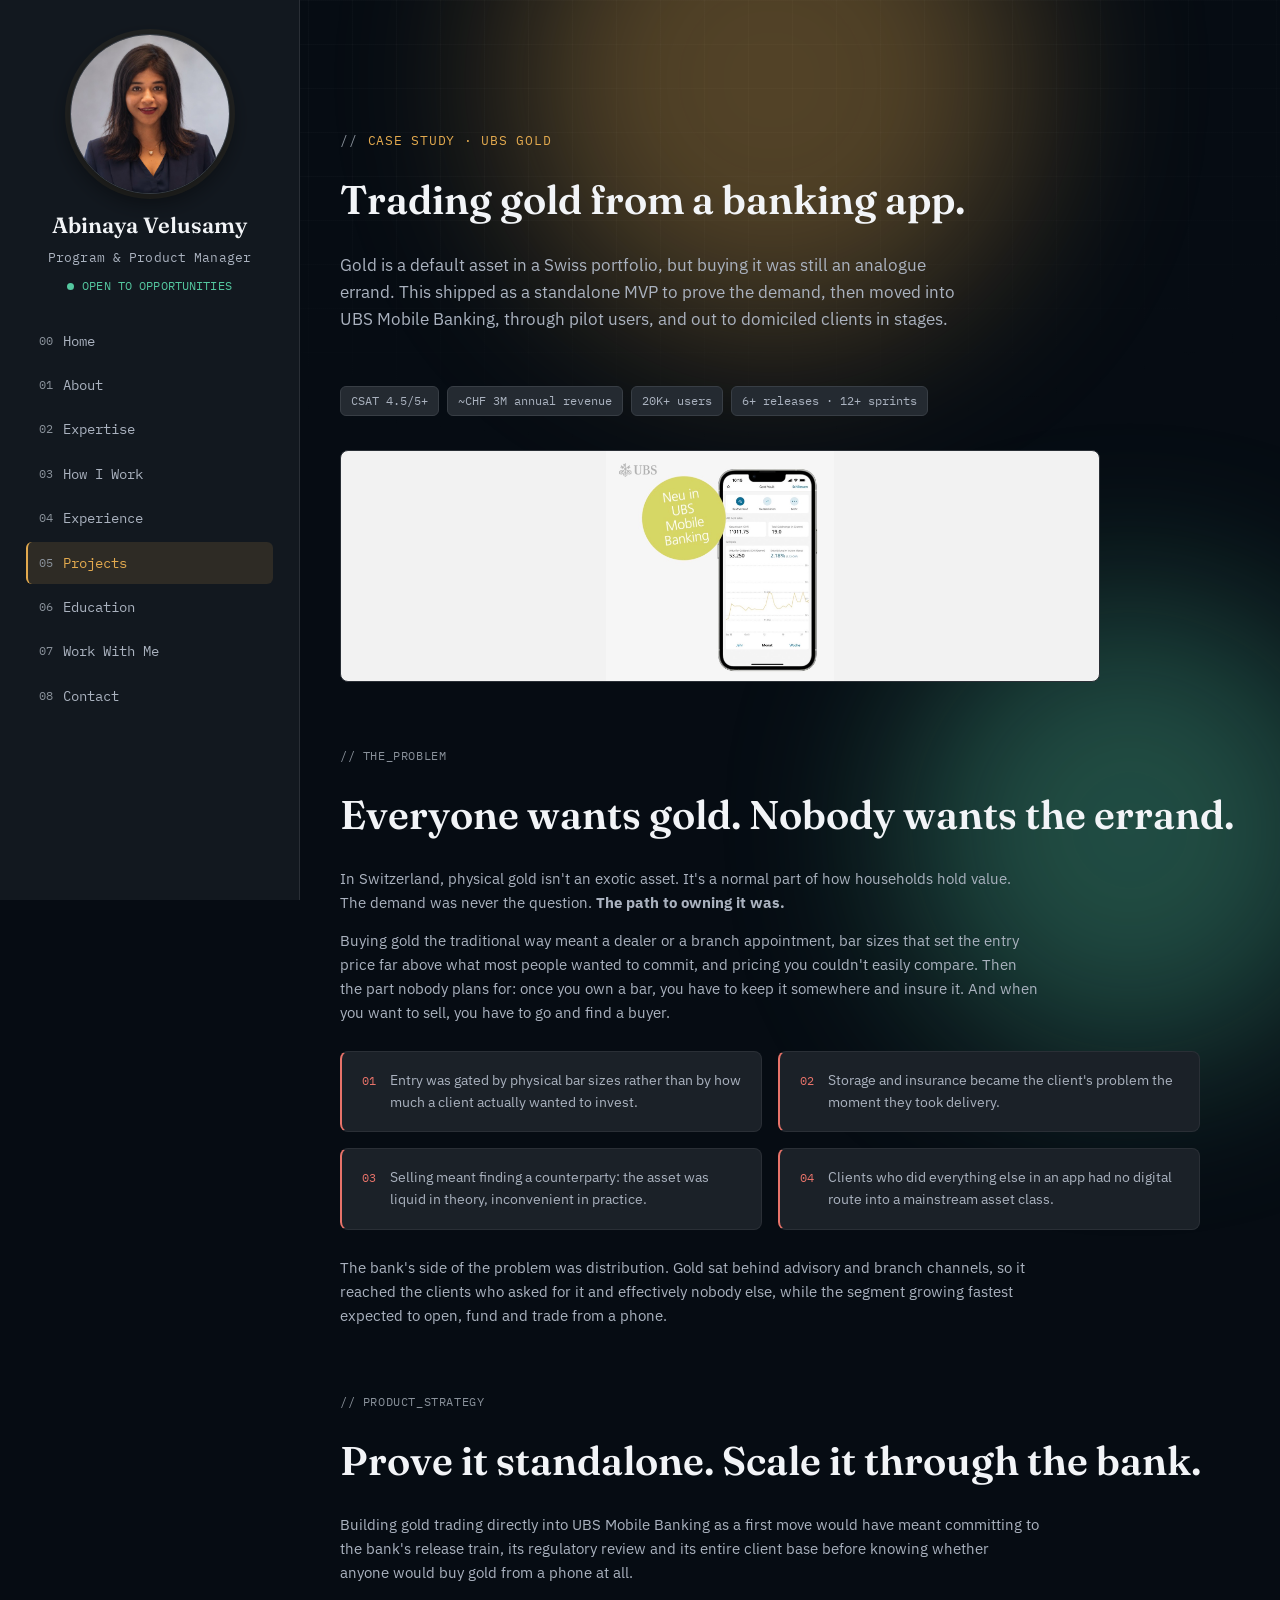
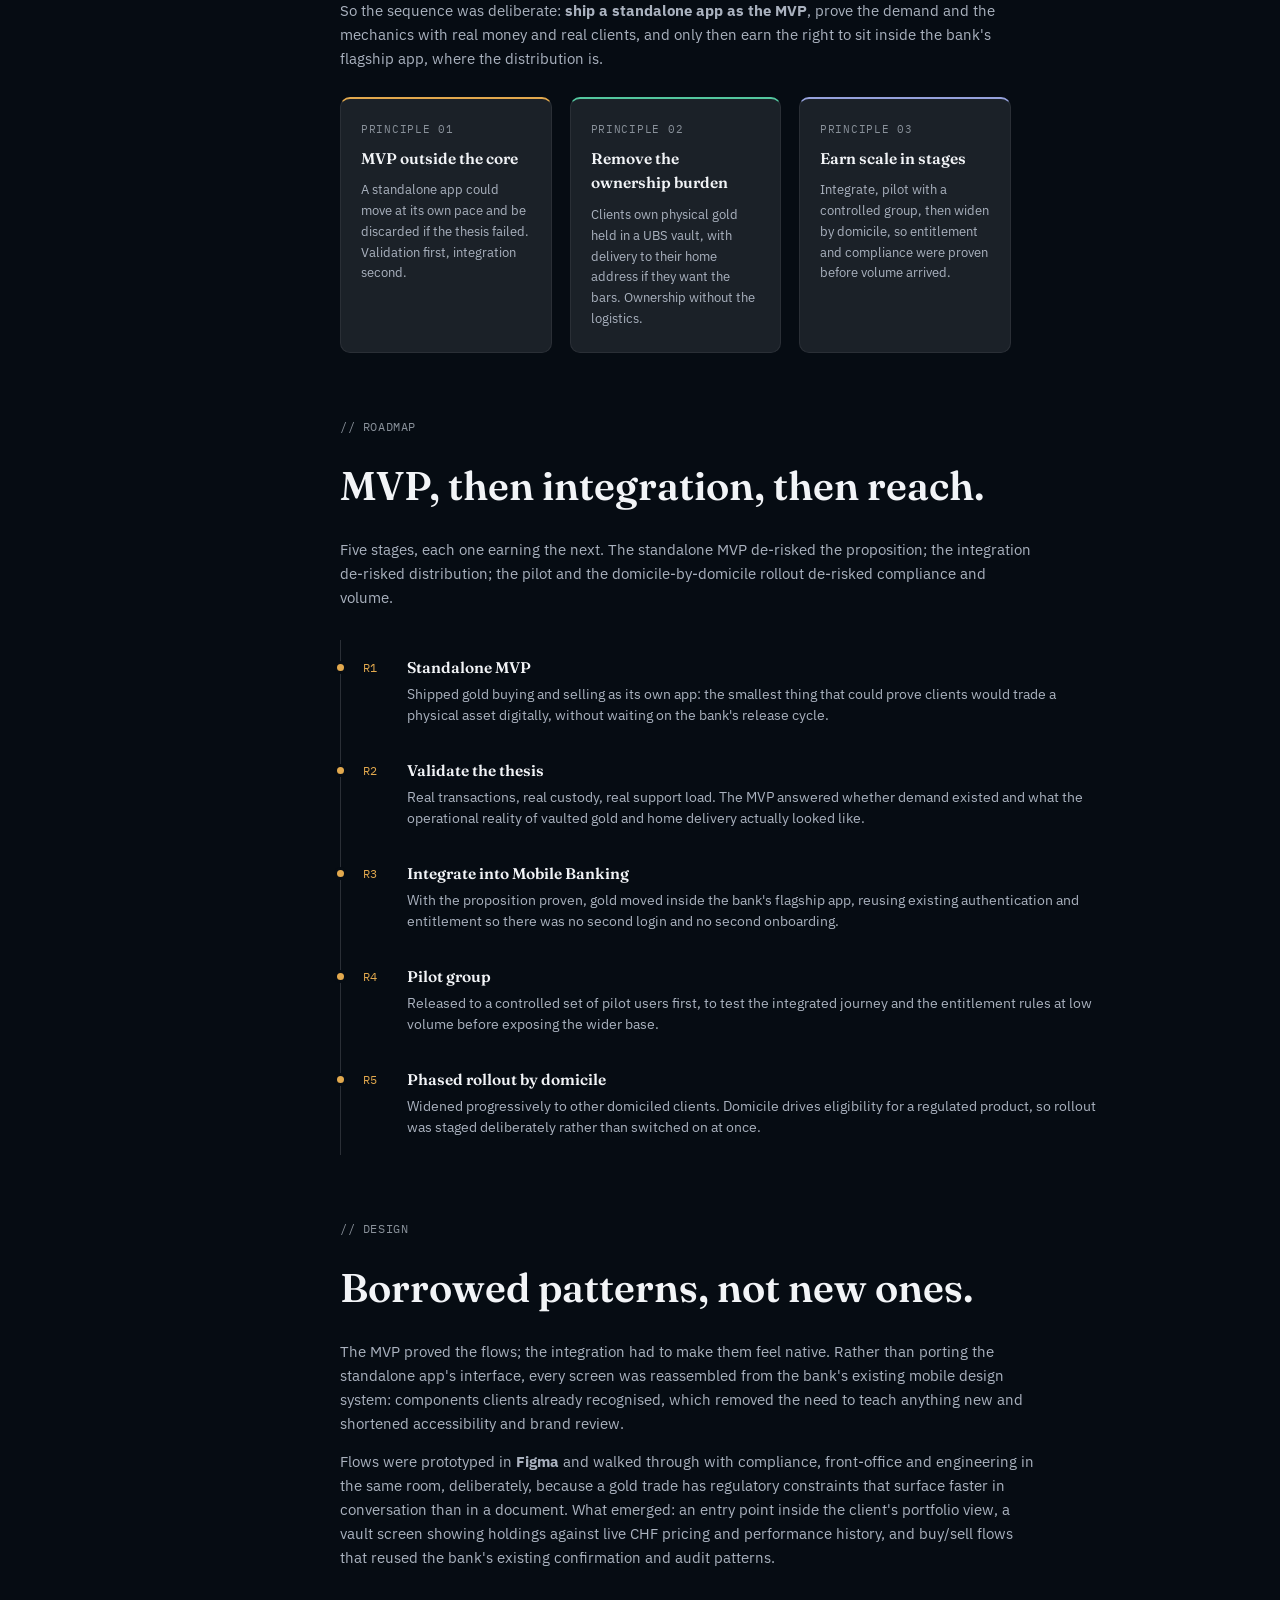
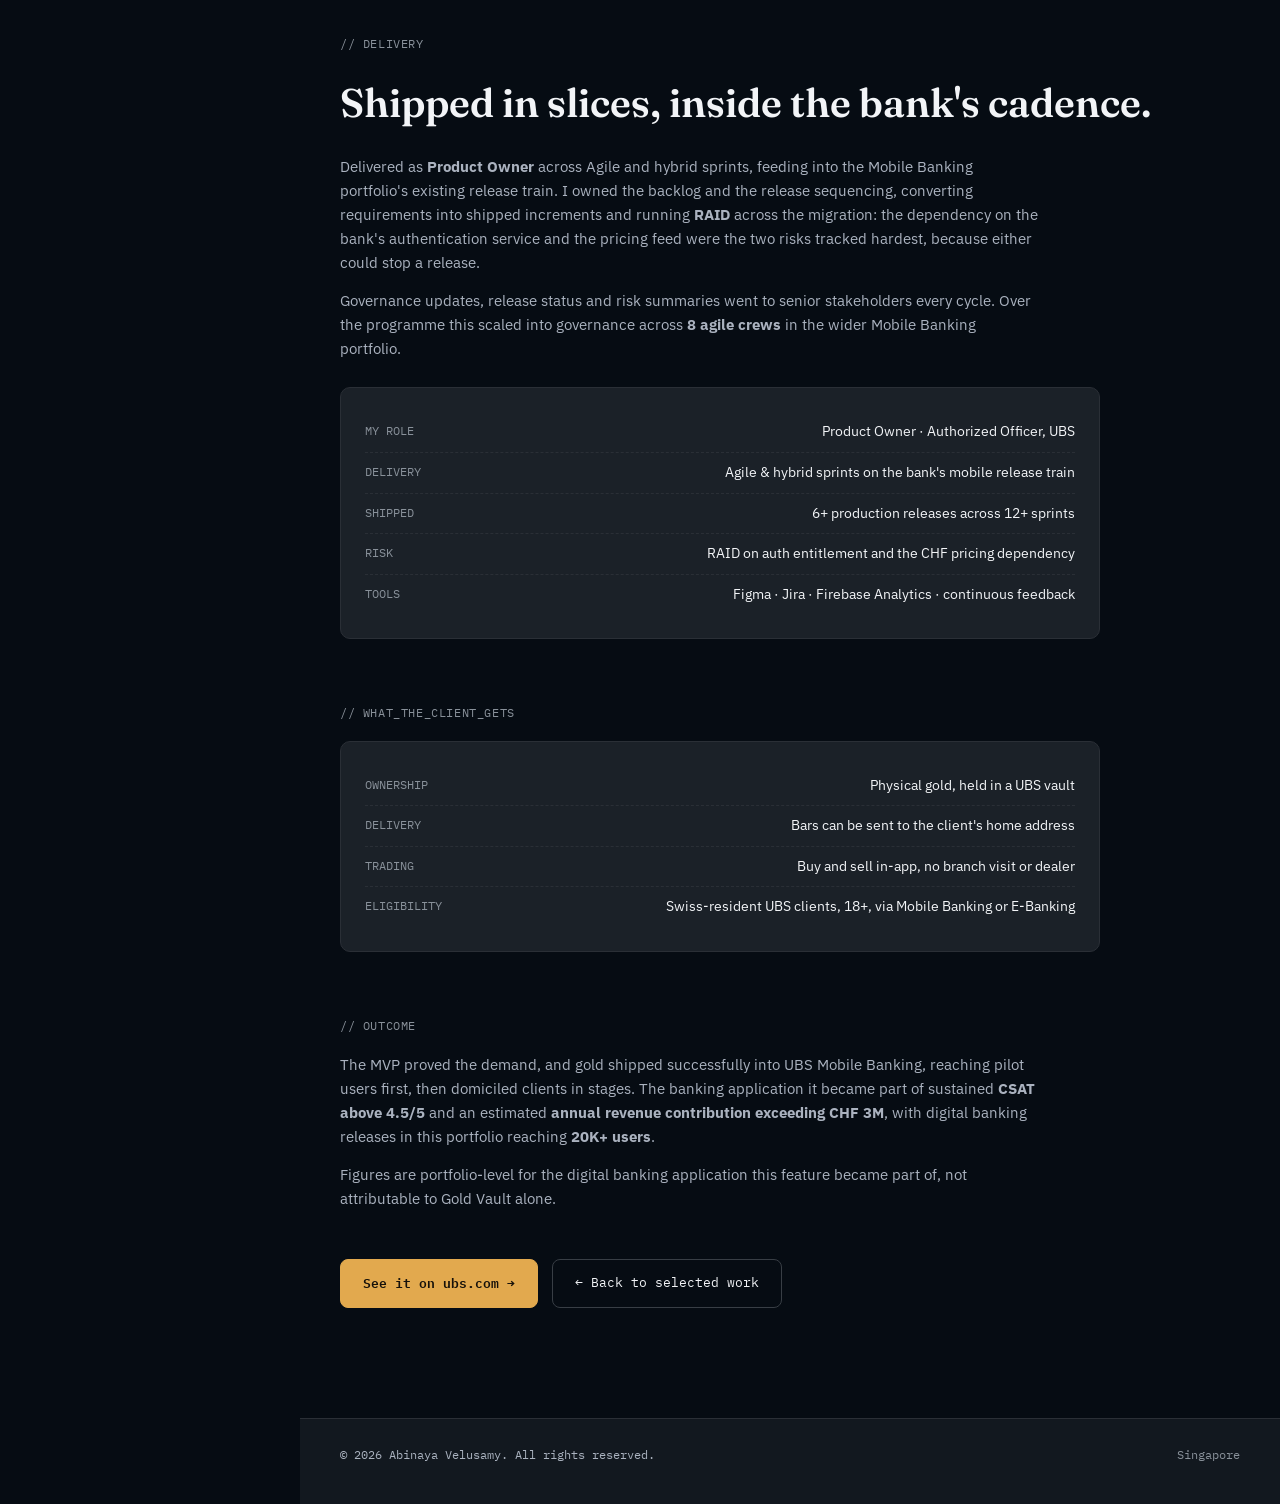
<file: ubs-gold.html>
<!DOCTYPE html>
<html lang="en-SG">
<head>
<meta charset="UTF-8">
<meta name="viewport" content="width=device-width, initial-scale=1.0">
<meta name="google-site-verification" content="CS-4A30RdtdvPB7ASoX8ewteVdFlSU5Lm0B5fhDnVzg">
<title>UBS Gold Vault Case Study · Product Owner | Abinaya Velusamy</title>
<meta name="description" content="Case study: taking a standalone gold-trading app for Swiss-domiciled clients and shipping it as a native feature inside UBS Mobile Banking.">
<link rel="icon" type="image/png" sizes="32x32" href="/favicon-32.png">
<link rel="apple-touch-icon" sizes="180x180" href="/apple-touch-icon.png">
<meta name="theme-color" content="#060C13">
<link rel="preconnect" href="https://fonts.googleapis.com">
<link rel="preconnect" href="https://fonts.gstatic.com" crossorigin>
<link href="https://fonts.googleapis.com/css2?family=Fraunces:ital,opsz,wght@0,9..144,300;0,9..144,500;0,9..144,600;0,9..144,700;1,9..144,400;1,9..144,500&family=IBM+Plex+Sans:wght@400;500;600;700&family=IBM+Plex+Mono:wght@400;500;600&display=swap" rel="stylesheet">
<link rel="stylesheet" href="css/style.css?v=3">
<script defer data-domain="abinayavelusamy.com" src="https://plausible.io/js/script.outbound-links.tagged-events.js"></script>

<!-- seo -->
<link rel="canonical" href="https://abinayavelusamy.com/ubs-gold">
<meta name="robots" content="index, follow, max-image-preview:large">
<meta name="author" content="Abinaya Velusamy">
<meta property="og:type" content="article">
<meta property="og:site_name" content="Abinaya Velusamy">
<meta property="og:locale" content="en_SG">
<meta property="og:url" content="https://abinayavelusamy.com/ubs-gold">
<meta property="og:title" content="UBS Gold Vault Case Study · Product Owner | Abinaya Velusamy">
<meta property="og:description" content="Case study: taking a standalone gold-trading app for Swiss-domiciled clients and shipping it as a native feature inside UBS Mobile Banking.">
<meta property="og:image" content="https://abinayavelusamy.com/assets/og-card.jpg">
<meta property="og:image:width" content="1200">
<meta property="og:image:height" content="630">
<meta name="twitter:card" content="summary_large_image">
<meta name="twitter:title" content="UBS Gold Vault Case Study · Product Owner | Abinaya Velusamy">
<meta name="twitter:description" content="Case study: taking a standalone gold-trading app for Swiss-domiciled clients and shipping it as a native feature inside UBS Mobile Banking.">
<meta name="twitter:image" content="https://abinayavelusamy.com/assets/og-card.jpg">
<!-- /seo -->
<script type="application/ld+json">
{
  "@context": "https://schema.org",
  "@type": "CreativeWork",
  "name": "UBS Gold Vault",
  "headline": "Migrating a standalone gold-trading product into UBS Mobile Banking",
  "url": "https://abinayavelusamy.com/ubs-gold",
  "author": {
    "@type": "Person",
    "name": "Abinaya Velusamy"
  },
  "keywords": "product owner, digital banking, mobile banking, gold trading, agile delivery, RAID",
  "inLanguage": "en-SG"
}
</script>
</head>
<body data-page="projects">

<div class="bg-grid"></div>
<div class="bg-glow g1"></div>
<div class="bg-glow g2"></div>

<div class="topbar">
  <a class="topbar-brand" href="index.html">
    <img class="tb-avatar" src="assets/headshot.jpg" alt="" width="34" height="34" decoding="async">
    <span class="tb-id"><strong>Abinaya Velusamy</strong><em>Program &amp; Product Manager</em></span>
  </a>
  <button class="menu-btn" id="menuBtn" aria-label="Toggle navigation"><i></i><i></i><i></i></button>
</div>

<aside class="sidebar" id="sidebar">
  <div class="brand">
    <img class="avatar" src="assets/headshot.jpg" alt="Portrait of Abinaya Velusamy" width="224" height="224" decoding="async">
    <strong>Abinaya Velusamy</strong>
    Program &amp; Product Manager
    <div class="status-line"><span class="dot"></span> OPEN TO OPPORTUNITIES</div>
  </div>
  <nav class="navlinks" id="navlinks">
    <a href="index.html"><span class="idx">00</span> Home</a>
    <a href="about.html"><span class="idx">01</span> About</a>
    <a href="expertise.html"><span class="idx">02</span> Expertise</a>
    <a href="how-i-work.html"><span class="idx">03</span> How I Work</a>
    <a href="experience.html"><span class="idx">04</span> Experience</a>
    <a href="projects.html" class="active"><span class="idx">05</span> Projects</a>
    <a href="education.html"><span class="idx">06</span> Education</a>
    <a href="work-with-me.html"><span class="idx">07</span> Work With Me</a>
    <a href="contact.html"><span class="idx">08</span> Contact</a>
  </nav>
</aside>

<main>

  <section class="section" id="cs" style="border-top:none;padding-top:130px;">
    <div class="section-inner">
      <div class="eyebrow reveal">CASE STUDY · UBS GOLD</div>
      <h1 class="reveal">Trading gold from a banking app.</h1>
      <p class="lede reveal d1">Gold is a default asset in a Swiss portfolio, but buying it was still an analogue errand. This shipped as a standalone MVP to prove the demand, then moved into UBS Mobile Banking, through pilot users, and out to domiciled clients in stages.</p>

      <div class="kpi-row reveal d1" style="margin-top:24px;">
        <span class="kpi">CSAT 4.5/5+</span>
        <span class="kpi">~CHF 3M annual revenue</span>
        <span class="kpi">20K+ users</span>
        <span class="kpi">6+ releases · 12+ sprints</span>
      </div>

      <div class="site-preview site-preview--contain reveal d2" style="margin-top:34px;max-width:760px;">
        <img src="assets/ubs-gold-preview.jpg" alt="UBS Gold Vault inside the UBS Mobile Banking app" width="895" height="900" loading="lazy" decoding="async">
      </div>

      <div class="toolkit-title reveal" style="margin-top:64px;">// THE_PROBLEM</div>
      <h2 class="cs-h3 reveal">Everyone wants gold. Nobody wants the errand.</h2>
      <div class="cs-prose reveal d1">
        <p>In Switzerland, physical gold isn't an exotic asset. It's a normal part of how households hold value. The demand was never the question. <strong>The path to owning it was.</strong></p>
        <p>Buying gold the traditional way meant a dealer or a branch appointment, bar sizes that set the entry price far above what most people wanted to commit, and pricing you couldn't easily compare. Then the part nobody plans for: once you own a bar, you have to keep it somewhere and insure it. And when you want to sell, you have to go and find a buyer.</p>
      </div>
      <div class="cs-problems reveal d1">
        <div class="cs-problem"><span>01</span><p>Entry was gated by physical bar sizes rather than by how much a client actually wanted to invest.</p></div>
        <div class="cs-problem"><span>02</span><p>Storage and insurance became the client's problem the moment they took delivery.</p></div>
        <div class="cs-problem"><span>03</span><p>Selling meant finding a counterparty: the asset was liquid in theory, inconvenient in practice.</p></div>
        <div class="cs-problem"><span>04</span><p>Clients who did everything else in an app had no digital route into a mainstream asset class.</p></div>
      </div>
      <div class="cs-prose reveal d1" style="margin-top:26px;">
        <p>The bank's side of the problem was distribution. Gold sat behind advisory and branch channels, so it reached the clients who asked for it and effectively nobody else, while the segment growing fastest expected to open, fund and trade from a phone.</p>
      </div>

      <div class="toolkit-title reveal" style="margin-top:64px;">// PRODUCT_STRATEGY</div>
      <h2 class="cs-h3 reveal">Prove it standalone. Scale it through the bank.</h2>
      <div class="cs-prose reveal d1">
        <p>Building gold trading directly into UBS Mobile Banking as a first move would have meant committing to the bank's release train, its regulatory review and its entire client base before knowing whether anyone would buy gold from a phone at all.</p>
        <p>So the sequence was deliberate: <strong>ship a standalone app as the MVP</strong>, prove the demand and the mechanics with real money and real clients, and only then earn the right to sit inside the bank's flagship app, where the distribution is.</p>
      </div>
      <div class="loop-grid reveal d1">
        <div class="loop-card lc-a">
          <div class="loop-idx">PRINCIPLE 01</div>
          <h4>MVP outside the core</h4>
          <p>A standalone app could move at its own pace and be discarded if the thesis failed. Validation first, integration second.</p>
        </div>
        <div class="loop-card lc-i">
          <div class="loop-idx">PRINCIPLE 02</div>
          <h4>Remove the ownership burden</h4>
          <p>Clients own physical gold held in a UBS vault, with delivery to their home address if they want the bars. Ownership without the logistics.</p>
        </div>
        <div class="loop-card lc-d">
          <div class="loop-idx">PRINCIPLE 03</div>
          <h4>Earn scale in stages</h4>
          <p>Integrate, pilot with a controlled group, then widen by domicile, so entitlement and compliance were proven before volume arrived.</p>
        </div>
      </div>

      <div class="toolkit-title reveal" style="margin-top:64px;">// ROADMAP</div>
      <h2 class="cs-h3 reveal">MVP, then integration, then reach.</h2>
      <div class="cs-prose reveal d1">
        <p>Five stages, each one earning the next. The standalone MVP de-risked the proposition; the integration de-risked distribution; the pilot and the domicile-by-domicile rollout de-risked compliance and volume.</p>
      </div>
      <div class="flow reveal d2">
        <div class="flow-step"><div class="fs-num">R1</div><div class="fs-body"><h4>Standalone MVP</h4><p>Shipped gold buying and selling as its own app: the smallest thing that could prove clients would trade a physical asset digitally, without waiting on the bank's release cycle.</p></div></div>
        <div class="flow-step"><div class="fs-num">R2</div><div class="fs-body"><h4>Validate the thesis</h4><p>Real transactions, real custody, real support load. The MVP answered whether demand existed and what the operational reality of vaulted gold and home delivery actually looked like.</p></div></div>
        <div class="flow-step"><div class="fs-num">R3</div><div class="fs-body"><h4>Integrate into Mobile Banking</h4><p>With the proposition proven, gold moved inside the bank's flagship app, reusing existing authentication and entitlement so there was no second login and no second onboarding.</p></div></div>
        <div class="flow-step"><div class="fs-num">R4</div><div class="fs-body"><h4>Pilot group</h4><p>Released to a controlled set of pilot users first, to test the integrated journey and the entitlement rules at low volume before exposing the wider base.</p></div></div>
        <div class="flow-step"><div class="fs-num">R5</div><div class="fs-body"><h4>Phased rollout by domicile</h4><p>Widened progressively to other domiciled clients. Domicile drives eligibility for a regulated product, so rollout was staged deliberately rather than switched on at once.</p></div></div>
      </div>

      <div class="toolkit-title reveal" style="margin-top:64px;">// DESIGN</div>
      <h2 class="cs-h3 reveal">Borrowed patterns, not new ones.</h2>
      <div class="cs-prose reveal d1">
        <p>The MVP proved the flows; the integration had to make them feel native. Rather than porting the standalone app's interface, every screen was reassembled from the bank's existing mobile design system: components clients already recognised, which removed the need to teach anything new and shortened accessibility and brand review.</p>
        <p>Flows were prototyped in <strong>Figma</strong> and walked through with compliance, front-office and engineering in the same room, deliberately, because a gold trade has regulatory constraints that surface faster in conversation than in a document. What emerged: an entry point inside the client's portfolio view, a vault screen showing holdings against live CHF pricing and performance history, and buy/sell flows that reused the bank's existing confirmation and audit patterns.</p>
      </div>

      <div class="toolkit-title reveal" style="margin-top:64px;">// DELIVERY</div>
      <h2 class="cs-h3 reveal">Shipped in slices, inside the bank's cadence.</h2>
      <div class="cs-prose reveal d1">
        <p>Delivered as <strong>Product Owner</strong> across Agile and hybrid sprints, feeding into the Mobile Banking portfolio's existing release train. I owned the backlog and the release sequencing, converting requirements into shipped increments and running <strong>RAID</strong> across the migration: the dependency on the bank's authentication service and the pricing feed were the two risks tracked hardest, because either could stop a release.</p>
        <p>Governance updates, release status and risk summaries went to senior stakeholders every cycle. Over the programme this scaled into governance across <strong>8 agile crews</strong> in the wider Mobile Banking portfolio.</p>
      </div>
      <div class="fact-panel reveal d1" style="max-width:760px;margin-top:26px;">
        <div class="fact-row"><span>MY ROLE</span><span>Product Owner · Authorized Officer, UBS</span></div>
        <div class="fact-row"><span>DELIVERY</span><span>Agile &amp; hybrid sprints on the bank's mobile release train</span></div>
        <div class="fact-row"><span>SHIPPED</span><span>6+ production releases across 12+ sprints</span></div>
        <div class="fact-row"><span>RISK</span><span>RAID on auth entitlement and the CHF pricing dependency</span></div>
        <div class="fact-row"><span>TOOLS</span><span>Figma · Jira · Firebase Analytics · continuous feedback</span></div>
      </div>

      <div class="toolkit-title reveal" style="margin-top:64px;">// WHAT_THE_CLIENT_GETS</div>
      <div class="fact-panel reveal d1" style="max-width:760px;">
        <div class="fact-row"><span>OWNERSHIP</span><span>Physical gold, held in a UBS vault</span></div>
        <div class="fact-row"><span>DELIVERY</span><span>Bars can be sent to the client's home address</span></div>
        <div class="fact-row"><span>TRADING</span><span>Buy and sell in-app, no branch visit or dealer</span></div>
        <div class="fact-row"><span>ELIGIBILITY</span><span>Swiss-resident UBS clients, 18+, via Mobile Banking or E-Banking</span></div>
      </div>

      <div class="toolkit-title reveal" style="margin-top:64px;">// OUTCOME</div>
      <div class="cs-prose reveal d1">
        <p>The MVP proved the demand, and gold shipped successfully into UBS Mobile Banking, reaching pilot users first, then domiciled clients in stages. The banking application it became part of sustained <strong>CSAT above 4.5/5</strong> and an estimated <strong>annual revenue contribution exceeding CHF 3M</strong>, with digital banking releases in this portfolio reaching <strong>20K+ users</strong>.</p>
        <p class="cs-note">Figures are portfolio-level for the digital banking application this feature became part of, not attributable to Gold Vault alone.</p>
      </div>

      <div class="cs-links reveal d2" style="margin-top:48px;">
        <a class="btn btn-primary" href="https://www.ubs.com/ch/en/services/investments/products/ubs-gold.html" target="_blank" rel="noopener">See it on ubs.com →</a>
        <a class="btn btn-ghost" href="projects.html">← Back to selected work</a>
      </div>
    </div>
  </section>

  <footer class="site-footer">
    <div class="section-inner">
      <div class="footer">
        <span>© 2026 Abinaya Velusamy. All rights reserved.</span>
        <span>Singapore</span>
      </div>
    </div>
  </footer>

</main>

<script src="js/main.js?v=3"></script>

</body>
</html>
</file>
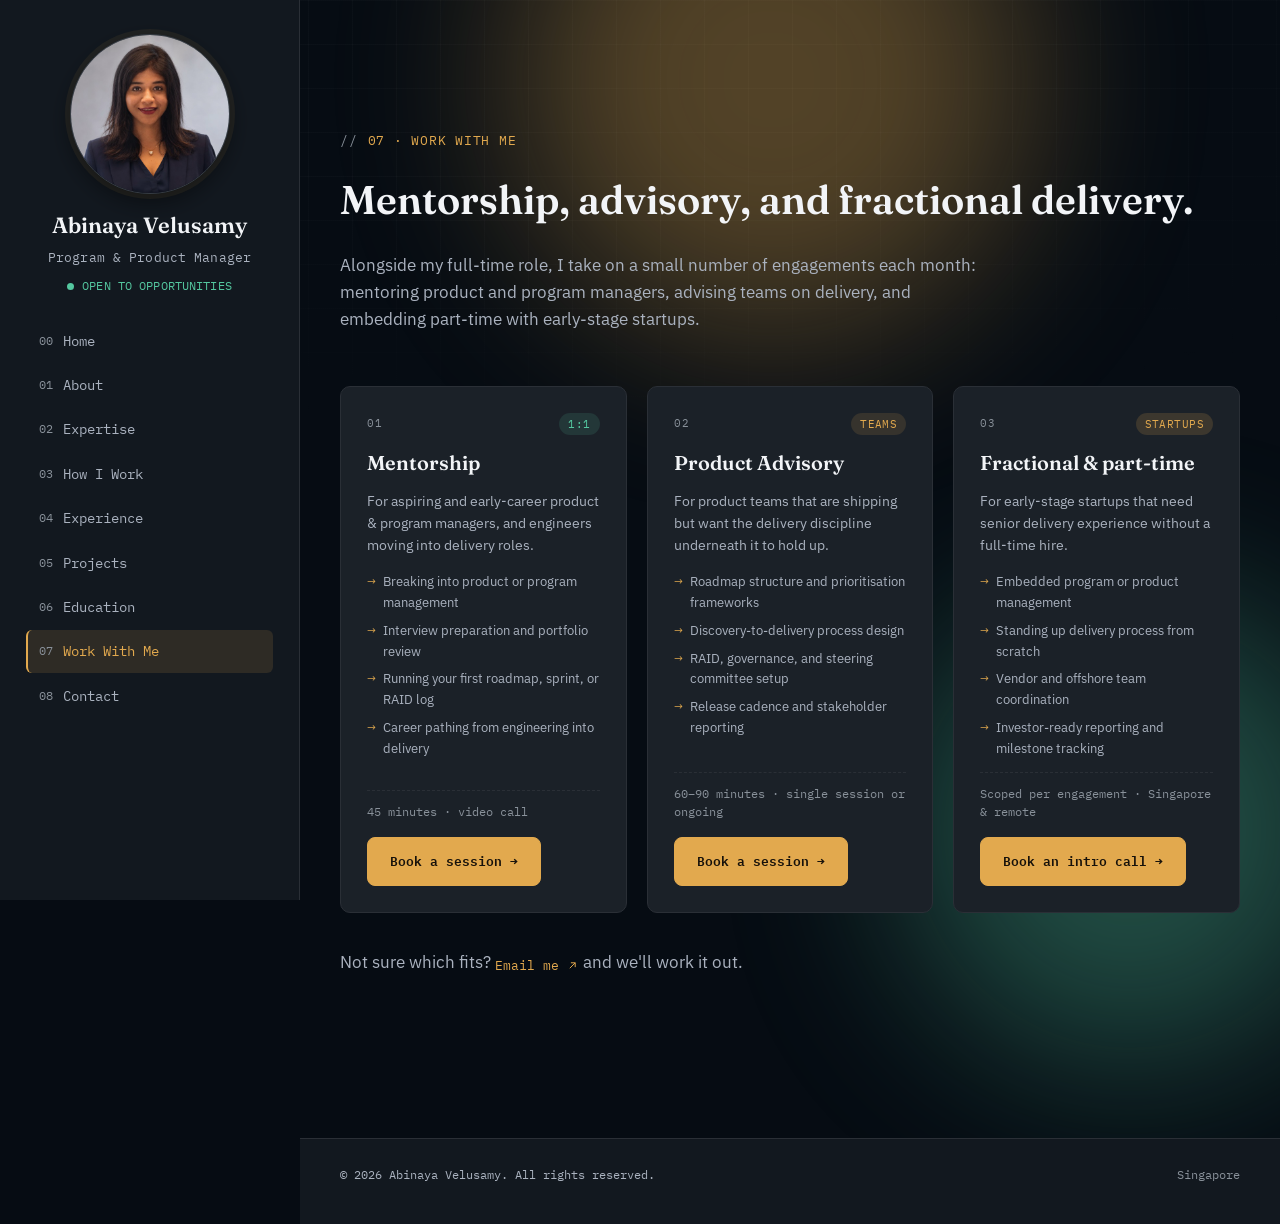
<file: work-with-me.html>
<!DOCTYPE html>
<html lang="en-SG">
<head>
<meta charset="UTF-8">
<meta name="viewport" content="width=device-width, initial-scale=1.0">
<meta name="google-site-verification" content="CS-4A30RdtdvPB7ASoX8ewteVdFlSU5Lm0B5fhDnVzg">
<title>Mentorship, Product Advisory & Fractional PM | Singapore</title>
<meta name="description" content="1:1 mentorship for product and programme managers, product advisory for delivery teams, and fractional programme management for startups.">
<link rel="icon" type="image/png" sizes="32x32" href="/favicon-32.png">
<link rel="apple-touch-icon" sizes="180x180" href="/apple-touch-icon.png">
<meta name="theme-color" content="#060C13">
<link rel="preconnect" href="https://fonts.googleapis.com">
<link rel="preconnect" href="https://fonts.gstatic.com" crossorigin>
<link href="https://fonts.googleapis.com/css2?family=Fraunces:ital,opsz,wght@0,9..144,300;0,9..144,500;0,9..144,600;0,9..144,700;1,9..144,400;1,9..144,500&family=IBM+Plex+Sans:wght@400;500;600;700&family=IBM+Plex+Mono:wght@400;500;600&display=swap" rel="stylesheet">
<link rel="stylesheet" href="css/style.css?v=3">
<script defer data-domain="abinayavelusamy.com" src="https://plausible.io/js/script.outbound-links.tagged-events.js"></script>

<!-- seo -->
<link rel="canonical" href="https://abinayavelusamy.com/work-with-me">
<meta name="robots" content="index, follow, max-image-preview:large">
<meta name="author" content="Abinaya Velusamy">
<meta property="og:type" content="article">
<meta property="og:site_name" content="Abinaya Velusamy">
<meta property="og:locale" content="en_SG">
<meta property="og:url" content="https://abinayavelusamy.com/work-with-me">
<meta property="og:title" content="Mentorship, Product Advisory & Fractional PM | Singapore">
<meta property="og:description" content="1:1 mentorship for product and programme managers, product advisory for delivery teams, and fractional programme management for startups.">
<meta property="og:image" content="https://abinayavelusamy.com/assets/og-card.jpg">
<meta property="og:image:width" content="1200">
<meta property="og:image:height" content="630">
<meta property="og:image:alt" content="Abinaya Velusamy · Senior Program &amp; Product Manager">
<meta name="twitter:card" content="summary_large_image">
<meta name="twitter:title" content="Mentorship, Product Advisory & Fractional PM | Singapore">
<meta name="twitter:description" content="1:1 mentorship for product and programme managers, product advisory for delivery teams, and fractional programme management for startups.">
<meta name="twitter:image" content="https://abinayavelusamy.com/assets/og-card.jpg">
<!-- /seo -->
</head>
<body data-page="work">

<div class="bg-grid"></div>
<div class="bg-glow g1"></div>
<div class="bg-glow g2"></div>

<div class="topbar">
  <a class="topbar-brand" href="index.html">
    <img class="tb-avatar" src="assets/headshot.jpg" alt="" width="34" height="34" decoding="async">
    <span class="tb-id"><strong>Abinaya Velusamy</strong><em>Program &amp; Product Manager</em></span>
  </a>
  <button class="menu-btn" id="menuBtn" aria-label="Toggle navigation"><i></i><i></i><i></i></button>
</div>

<aside class="sidebar" id="sidebar">
  <div class="brand">
    <img class="avatar" src="assets/headshot.jpg" alt="Portrait of Abinaya Velusamy" width="224" height="224" decoding="async">
    <strong>Abinaya Velusamy</strong>
    Program &amp; Product Manager
    <div class="status-line"><span class="dot"></span> OPEN TO OPPORTUNITIES</div>
  </div>
  <nav class="navlinks" id="navlinks">
    <a href="index.html"><span class="idx">00</span> Home</a>
    <a href="about.html"><span class="idx">01</span> About</a>
    <a href="expertise.html"><span class="idx">02</span> Expertise</a>
    <a href="how-i-work.html"><span class="idx">03</span> How I Work</a>
    <a href="experience.html"><span class="idx">04</span> Experience</a>
    <a href="projects.html"><span class="idx">05</span> Projects</a>
    <a href="education.html"><span class="idx">06</span> Education</a>
    <a href="work-with-me.html" class="active"><span class="idx">07</span> Work With Me</a>
    <a href="contact.html"><span class="idx">08</span> Contact</a>
  </nav>
</aside>

<main>

  <section class="section" id="work" style="border-top:none;padding-top:130px;">
    <div class="section-inner">
      <div class="eyebrow reveal">07 · WORK WITH ME</div>
      <h1 class="reveal">Mentorship, advisory, and fractional delivery.</h1>
      <p class="lede reveal d1">Alongside my full-time role, I take on a small number of engagements each month: mentoring product and program managers, advising teams on delivery, and embedding part-time with early-stage startups.</p>

      <div class="svc-grid">

        <div class="svc-card reveal">
          <div class="svc-top">
            <div class="svc-idx">01</div>
            <span class="status-pill live">1:1</span>
          </div>
          <h3>Mentorship</h3>
          <p class="svc-lede">For aspiring and early-career product &amp; program managers, and engineers moving into delivery roles.</p>
          <ul class="svc-list">
            <li>Breaking into product or program management</li>
            <li>Interview preparation and portfolio review</li>
            <li>Running your first roadmap, sprint, or RAID log</li>
            <li>Career pathing from engineering into delivery</li>
          </ul>
          <div class="svc-meta">45 minutes · video call</div>
          <a class="plausible-event-name=Book+Mentorship btn btn-primary svc-cta" href="mailto:vabinaya8@gmail.com?subject=Mentorship%20session%20request">Book a session →</a>
        </div>

        <div class="svc-card reveal d1">
          <div class="svc-top">
            <div class="svc-idx">02</div>
            <span class="status-pill shipped">TEAMS</span>
          </div>
          <h3>Product Advisory</h3>
          <p class="svc-lede">For product teams that are shipping but want the delivery discipline underneath it to hold up.</p>
          <ul class="svc-list">
            <li>Roadmap structure and prioritisation frameworks</li>
            <li>Discovery-to-delivery process design</li>
            <li>RAID, governance, and steering committee setup</li>
            <li>Release cadence and stakeholder reporting</li>
          </ul>
          <div class="svc-meta">60–90 minutes · single session or ongoing</div>
          <a class="plausible-event-name=Book+Advisory btn btn-primary svc-cta" href="mailto:vabinaya8@gmail.com?subject=Product%20advisory%20enquiry">Book a session →</a>
        </div>

        <div class="svc-card reveal d2">
          <div class="svc-top">
            <div class="svc-idx">03</div>
            <span class="status-pill award">STARTUPS</span>
          </div>
          <h3>Fractional &amp; part-time</h3>
          <p class="svc-lede">For early-stage startups that need senior delivery experience without a full-time hire.</p>
          <ul class="svc-list">
            <li>Embedded program or product management</li>
            <li>Standing up delivery process from scratch</li>
            <li>Vendor and offshore team coordination</li>
            <li>Investor-ready reporting and milestone tracking</li>
          </ul>
          <div class="svc-meta">Scoped per engagement · Singapore &amp; remote</div>
          <a class="plausible-event-name=Book+Fractional btn btn-primary svc-cta" href="mailto:vabinaya8@gmail.com?subject=Fractional%2Fpart-time%20enquiry">Book an intro call →</a>
        </div>

      </div>


      <p class="lede reveal d3" style="margin-top:36px;">Not sure which fits? <a class="site-link" style="display:inline-flex;vertical-align:middle;" href="mailto:vabinaya8@gmail.com">Email me<svg viewBox="0 0 24 24" fill="none" stroke="currentColor" stroke-width="1.8" aria-hidden="true"><path d="M7 17 17 7M9 7h8v8"/></svg></a> and we'll work it out.</p>
    </div>
  </section>

  <footer class="site-footer">
    <div class="section-inner">
      <div class="footer">
        <span>© 2026 Abinaya Velusamy. All rights reserved.</span>
        <span>Singapore</span>
      </div>
    </div>
  </footer>

</main>

<script src="js/main.js?v=3"></script>

</body>
</html>
</file>
<file: css/style.css>
/* ===================== TOKENS ===================== */
:root{
  /* surface ramp — steps of dL* ~4-6 so cards read raised without a border */
  --bg: #060C13;
  --bg-1: #12181F;
  --panel: #1B2128;
  --panel-2: #242A31;
  --panel-3: #2E343B;
  /* neutral hairlines — brass is reserved for meaning, not structure */
  --line: #383E45;
  --line-soft: #2A2F36;
  /* accents: brand / positive / alert / category */
  --brass: #E2A94E;
  --brass-soft: rgba(226,169,78,0.13);
  --teal: #54C79F;
  --teal-soft: rgba(84,199,159,0.13);
  --risk: #E8736A;
  --risk-soft: rgba(232,115,106,0.13);
  --iris: #96A2DC;
  --iris-soft: rgba(150,162,220,0.14);
  --text: #F2F4F7;
  --text-dim: #AAB2BF;
  --text-faint: #89919A;
  --font-display: 'Fraunces', serif;
  --font-body: 'IBM Plex Sans', sans-serif;
  --font-mono: 'IBM Plex Mono', monospace;
  --px: 0; --py: 0;   /* cursor parallax, set from JS */
  --sidebar-w: 300px;
  --maxw: 980px;
}

@media (prefers-reduced-motion: reduce){
  *{ animation-duration: 0.001ms !important; animation-iteration-count: 1 !important; transition-duration: 0.001ms !important; scroll-behavior: auto !important; }
}

*{ box-sizing: border-box; }
html{ scroll-behavior: smooth; }
body{
  margin: 0;
  background: var(--bg);
  color: var(--text);
  font-family: var(--font-body);
  font-size: 16px;
  line-height: 1.6;
  -webkit-font-smoothing: antialiased;
}
::selection{ background: var(--brass-soft); color: var(--brass); }

a{ color: inherit; text-decoration: none; }
ul{ margin: 0; padding: 0; list-style: none; }
h1,h2,h3,h4{ margin: 0; font-family: var(--font-display); font-weight: 600; }

.eyebrow{
  font-family: var(--font-mono);
  font-size: 12.5px;
  letter-spacing: 0.06em;
  color: var(--brass);
  display: flex;
  align-items: center;
  gap: 10px;
  margin-bottom: 18px;
}
.eyebrow::before{ content: "//"; color: var(--text-faint); }

/* background grid texture */
.bg-grid{
  position: fixed; inset: 0; z-index: 0; pointer-events: none;
  background-image:
    linear-gradient(rgba(237,239,242,0.025) 1px, transparent 1px),
    linear-gradient(90deg, rgba(237,239,242,0.025) 1px, transparent 1px);
  background-size: 44px 44px;
  mask-image: radial-gradient(ellipse 90% 60% at 50% 0%, black 40%, transparent 85%);
  translate: calc(var(--px) * 11px) calc(var(--py) * 7px);
  transition: translate .9s cubic-bezier(.16,.8,.3,1);
}
.bg-glow{
  position: fixed; z-index: 0; pointer-events: none; filter: blur(90px); opacity: 0.35;
  border-radius: 50%;
}
.bg-glow.g1{ width: 520px; height: 520px; background: var(--brass); top: -180px; left: 40%; animation: drift1 26s ease-in-out infinite;
  translate: calc(var(--px) * 34px) calc(var(--py) * 22px); transition: translate .7s cubic-bezier(.16,.8,.3,1); }
.bg-glow.g2{ width: 460px; height: 460px; background: var(--teal); bottom: -160px; right: -80px; animation: drift2 32s ease-in-out infinite;
  translate: calc(var(--px) * -26px) calc(var(--py) * -18px); transition: translate .8s cubic-bezier(.16,.8,.3,1); }
@keyframes drift1{ 0%,100%{ transform: translate(0,0); } 50%{ transform: translate(-60px, 40px); } }
@keyframes drift2{ 0%,100%{ transform: translate(0,0); } 50%{ transform: translate(50px, -30px); } }

/* ===================== SIDEBAR NAV ===================== */
.topbar{
  position: fixed; top: 0; left: 0; right: 0; height: 60px; z-index: 100;
  display: none; align-items: center; justify-content: space-between;
  padding: 0 20px; background: rgba(6,12,19,0.9); backdrop-filter: blur(10px);
  border-bottom: 1px solid var(--line-soft);
}
/* mobile header carries the identity the off-canvas sidebar would otherwise hide */
.topbar-brand{ display: flex; align-items: center; gap: 11px; min-width: 0; }
.tb-avatar{
  width: 34px; height: 34px; border-radius: 50%; flex-shrink: 0;
  object-fit: cover; object-position: center 22%;
  border: 1px solid var(--line);
}
.tb-id{ display: flex; flex-direction: column; min-width: 0; line-height: 1.2; }
.tb-id strong{
  font-family: var(--font-display); font-size: 15.5px; font-weight: 600; color: var(--text);
  white-space: nowrap; overflow: hidden; text-overflow: ellipsis;
}
.tb-id em{
  font-family: var(--font-mono); font-style: normal; font-size: 10.5px; color: var(--text-faint);
  white-space: nowrap; overflow: hidden; text-overflow: ellipsis;
}
@media (max-width: 380px){ .tb-id em{ display: none; } }
.menu-btn{
  width: 40px; height: 40px; border-radius: 8px; border: 1px solid var(--line-soft);
  background: var(--panel); display: flex; align-items: center; justify-content: center; cursor: pointer;
}
.menu-btn span, .menu-btn::before, .menu-btn::after{ content:""; display:block; width: 16px; height: 1.5px; background: var(--text); position: relative; }
.menu-btn{ flex-direction: column; gap: 4px; }
.menu-btn i{ width: 16px; height: 1.5px; background: var(--text); display:block; }

.sidebar{
  position: fixed; top: 0; left: 0; bottom: 0; width: var(--sidebar-w); z-index: 90;
  background: var(--bg-1); border-right: 1px solid var(--line-soft);
  padding: 34px 26px; display: flex; flex-direction: column; gap: 34px;
  /* content is ~880px tall; below that the contact links must stay reachable */
  overflow-y: auto; overscroll-behavior: contain;
  scrollbar-width: thin; scrollbar-color: var(--line) transparent;
}
.sidebar::-webkit-scrollbar{ width: 6px; }
.sidebar::-webkit-scrollbar-thumb{ background: var(--line); border-radius: 3px; }
.sidebar::-webkit-scrollbar-track{ background: transparent; }

.sidebar .brand{
  font-family: var(--font-mono); font-size: 12.5px; color: var(--text-dim); letter-spacing: 0.01em;
  text-align: center;
}
.sidebar .avatar{
  display: block; width: 224px; height: 224px; border-radius: 50%;
  object-fit: cover; object-position: center 22%;
  margin: 0 auto 18px;
  border: 1px solid var(--line);
  box-shadow: 0 0 0 5px rgba(226,169,78,0.07), 0 8px 22px rgba(0,0,0,0.45);
  filter: saturate(0.92) contrast(1.02);
  transition: box-shadow .25s ease, filter .25s ease;
}
.sidebar .avatar:hover{
  box-shadow: 0 0 0 5px rgba(226,169,78,0.16), 0 8px 26px rgba(0,0,0,0.55);
  filter: saturate(1) contrast(1.02);
}
.sidebar .brand strong{ display:block; font-family: var(--font-display); font-size: 22px; color: var(--text); font-weight: 600; margin-bottom: 4px; letter-spacing: 0; }
.sidebar .status-line{
  display: flex; align-items: center; justify-content: center; gap: 8px; font-family: var(--font-mono); font-size: 11.5px; color: var(--teal); margin-top: 10px;
}
.dot{ width: 7px; height: 7px; border-radius: 50%; background: var(--teal); box-shadow: 0 0 0 0 rgba(84,199,159,0.6); animation: pulse 2.2s infinite; }
@keyframes pulse{ 0%{ box-shadow: 0 0 0 0 rgba(84,199,159,0.5);} 70%{ box-shadow: 0 0 0 7px rgba(84,199,159,0);} 100%{ box-shadow: 0 0 0 0 rgba(84,199,159,0);} }

.navlinks{ display: flex; flex-direction: column; gap: 2px; }
.navlinks a{
  font-family: var(--font-mono); font-size: 14px; color: var(--text-dim);
  padding: 10px 11px; border-radius: 6px; display: flex; align-items: center; gap: 10px;
  transition: color .2s ease, background .2s ease;
  border-left: 2px solid transparent;
}
.navlinks a .idx{ color: var(--text-faint); font-size: 11.5px; }
.navlinks a:hover{ color: var(--text); background: var(--panel); }
.navlinks a.active{ color: var(--brass); border-left-color: var(--brass); background: var(--brass-soft); }

.sidebar-foot{ display: flex; flex-direction: column; gap: 10px; }
.sidebar-foot a{
  font-family: var(--font-mono); font-size: 12px; color: var(--text-dim); display: flex; gap: 8px; align-items: center;
}
.sidebar-foot a:hover{ color: var(--brass); }
.sidebar-foot svg{ width: 14px; height: 14px; flex-shrink: 0; }

/* ===================== BOOT INTRO ===================== */
/* Injected by JS only — no-JS and reduced-motion users never see it. */
.boot{
  position: fixed; inset: 0; z-index: 200;
  background: var(--bg);
  display: flex; align-items: center; justify-content: center;
  cursor: pointer;
  will-change: opacity, clip-path;
}
.boot::before{ /* faint scan texture so the panel isn't flat black */
  content: ""; position: absolute; inset: 0; pointer-events: none; opacity: .5;
  background: repeating-linear-gradient(to bottom, rgba(237,239,242,0.022) 0 1px, transparent 1px 3px);
}
.boot-inner{ width: min(460px, calc(100vw - 56px)); position: relative; }
.boot-brand{
  font-family: var(--font-mono); font-size: 13px; font-weight: 600; letter-spacing: .08em;
  color: var(--brass); margin-bottom: 22px;
}
.boot-line{
  font-family: var(--font-mono); font-size: 12.5px; line-height: 2.05;
  color: var(--text-dim); white-space: pre; overflow: hidden;
  text-overflow: clip;
}
.boot-line.ok{ color: var(--teal); }
.boot-bar{
  margin-top: 24px; height: 2px; width: 100%;
  background: var(--line-soft); overflow: hidden; border-radius: 2px;
}
.boot-bar i{
  display: block; height: 100%; width: 0%;
  background: linear-gradient(90deg, var(--brass), var(--teal));
  transition: width .12s linear;
}
/* brass line that sweeps down the screen right before the wipe */
.boot-sweep{
  position: absolute; left: 0; right: 0; top: 0; height: 1px;
  background: linear-gradient(90deg, transparent, var(--brass), transparent);
  box-shadow: 0 0 18px 2px rgba(226,169,78,0.5);
  opacity: 0; pointer-events: none;
}
.boot.sweeping .boot-sweep{ animation: bootSweep .5s cubic-bezier(.6,0,.3,1) forwards; }
@keyframes bootSweep{
  0%{ opacity: 0; transform: translateY(0); }
  12%{ opacity: 1; }
  100%{ opacity: 0; transform: translateY(100vh); }
}
.boot.sweeping .boot-inner{ opacity: 0; transform: translateY(-8px); transition: opacity .3s ease, transform .3s ease; }
/* the wipe itself: panel retracts upward off screen */
.boot.done{
  clip-path: inset(0 0 100% 0);
  transition: clip-path .62s cubic-bezier(.76,0,.24,1);
}
/* hold the page still while booting */
html.booting, html.booting body{ overflow: hidden; }

/* ===================== LAYOUT ===================== */
/* Fill the viewport so a short page still pins its footer to the bottom
   instead of leaving dead space beneath it. */
main{
  margin-left: var(--sidebar-w); position: relative; z-index: 1;
  display: flex; flex-direction: column; min-height: 100vh;
}
.site-footer{ margin-top: auto; }
.section{ padding: 110px max(40px, calc((100% - var(--maxw)) / 2)); border-bottom: 1px solid var(--line-soft); }
.section:last-of-type{ border-bottom: none; }
.section-inner{ max-width: var(--maxw); margin: 0 auto; }
/* sub-pages lead with an h1; match the h2 scale so nothing shifts visually */
.section-inner > h1{ font-size: clamp(28px, 3.4vw, 40px); margin-bottom: 20px; font-weight: 600; }
.section h2{ font-size: clamp(28px, 3.4vw, 40px); margin-bottom: 20px; font-weight: 600; }
.lede{ color: var(--text-dim); font-size: 17px; max-width: 640px; margin-bottom: 52px; }

.reveal{ opacity: 0; transform: translateY(26px); transition: opacity .7s cubic-bezier(.16,.8,.3,1), transform .7s cubic-bezier(.16,.8,.3,1); }
.reveal.is-visible{ opacity: 1; transform: translateY(0); }
.reveal.d1{ transition-delay: .08s; } .reveal.d2{ transition-delay: .16s; } .reveal.d3{ transition-delay: .24s; } .reveal.d4{ transition-delay: .32s; }

/* ===================== HERO ===================== */
.hero{ min-height: 100vh; display: flex; flex-direction: column; justify-content: center; padding-top: 130px; padding-bottom: 80px; border-bottom: 1px solid var(--line-soft); }
.hero-kicker{ font-family: var(--font-mono); font-size: 12.5px; color: var(--teal); letter-spacing: 0.08em; margin-bottom: 20px; display:flex; align-items:center; gap: 8px;}
.hero h1{ font-size: clamp(40px, 6vw, 72px); line-height: 1.04; margin-bottom: 22px; }

/* kinetic hero: each line wipes up from behind its own mask */
.hero-title.reveal{ opacity: 1; transform: none; }   /* the mask does the work, not a fade */
.hero-title .line{
  display: block; overflow: hidden;
  padding-bottom: .1em; margin-bottom: -.1em;        /* room for descenders inside the mask */
}
.hero-title .line-in{
  display: block; transform: translateY(112%);
  transition: transform .95s cubic-bezier(.16,.8,.3,1);
}
.hero-title.is-visible .line-in{ transform: translateY(0); }
.hero-title.is-visible .line:nth-child(2) .line-in{ transition-delay: .13s; }
@media (prefers-reduced-motion: reduce){
  .hero-title .line-in{ transform: none; }
}
.hero h1 em{ font-style: italic; color: var(--brass); font-weight: 500; }
.hero p.tagline{ font-size: clamp(17px, 2vw, 20px); color: var(--text-dim); max-width: 640px; margin-bottom: 38px; }
.cta-row{ display: flex; gap: 14px; flex-wrap: wrap; margin-bottom: 56px; }
.btn{
  font-family: var(--font-mono); font-size: 13px; padding: 13px 22px; border-radius: 8px; cursor: pointer;
  display: inline-flex; align-items: center; gap: 8px; border: 1px solid var(--line);
  transition: transform .2s ease, background .2s ease, border-color .2s ease;
}
.btn-primary{ background: var(--brass); color: #16110a; border-color: var(--brass); font-weight: 600; }
.btn-primary:hover{ transform: translateY(-2px); background: #dcac5c; }
.btn-ghost{ background: transparent; color: var(--text); }
.btn-ghost:hover{ border-color: var(--brass); color: var(--brass); transform: translateY(-2px); }

/* console panel */
.console{
  border: 1px solid var(--line); border-radius: 12px; background: linear-gradient(180deg, var(--panel), var(--panel-2));
  overflow: hidden; box-shadow: 0 30px 80px -30px rgba(0,0,0,0.6);
}
.console-bar{
  display: flex; align-items: center; justify-content: space-between; padding: 12px 18px;
  border-bottom: 1px solid var(--line-soft); background: rgba(0,0,0,0.15);
}
.console-lights{ display: flex; gap: 7px; }
.console-lights i{ width: 9px; height: 9px; border-radius: 50%; display: block; }
.console-lights i:nth-child(1){ background: var(--risk); }
.console-lights i:nth-child(2){ background: var(--brass); }
.console-lights i:nth-child(3){ background: var(--teal); }
.console-bar .label{ font-family: var(--font-mono); font-size: 11px; color: var(--text-faint); letter-spacing: 0.05em; }
.console-grid{ display: grid; grid-template-columns: repeat(4, 1fr); }
.console-cell{ padding: 26px 22px; border-right: 1px solid var(--line-soft); }
.console-cell:last-child{ border-right: none; }
.console-cell .val{ font-family: var(--font-mono); font-size: clamp(22px, 2.6vw, 30px); font-weight: 600; color: var(--text); }
.console-cell .val.accent{ color: var(--brass); }
.console-cell .lbl{ font-family: var(--font-mono); font-size: 11px; color: var(--text-faint); margin-top: 6px; letter-spacing: 0.03em; }

@media (max-width: 720px){ .console-grid{ grid-template-columns: repeat(2, 1fr); } .console-cell{ border-bottom: 1px solid var(--line-soft); } }

/* ===================== ABOUT ===================== */
.about-grid{ display: grid; grid-template-columns: 1.3fr 1fr; gap: 60px; }
.about-grid p{ color: var(--text-dim); margin-bottom: 18px; }
.about-grid p strong{ color: var(--text); font-weight: 600; }
.fact-panel{ border: 1px solid var(--line-soft); border-radius: 10px; padding: 24px; background: var(--panel); align-self: start; }
.fact-panel .fp-title{ font-family: var(--font-mono); font-size: 11px; color: var(--brass); letter-spacing: 0.06em; margin-bottom: 14px; }
.fact-row{ display: flex; justify-content: space-between; gap: 16px; padding: 9px 0; border-bottom: 1px dashed var(--line-soft); font-size: 13.5px; }
.fact-row span:first-child{ flex-shrink: 0; }
.fact-row:last-child{ border-bottom: none; }
.fact-row span:first-child{ color: var(--text-faint); font-family: var(--font-mono); font-size: 12px; }
.fact-row span:last-child{ color: var(--text); text-align: right; }
@media (max-width: 860px){ .about-grid{ grid-template-columns: 1fr; } }

/* ===================== EXPERTISE ===================== */
.pillars{ display: grid; grid-template-columns: repeat(2, 1fr); gap: 22px; margin-bottom: 60px; }

/* ---- sliding stack: cards layered, active one in front ---- */
.pillar-stack{
  display: grid; grid-template-columns: 1fr; position: relative;
  margin: 44px auto 26px; max-width: 640px;
  /* room below for the cards peeking out from behind the front one */
  padding-bottom: 78px;
  perspective: 1400px; cursor: pointer;
}
.pillar-stack .pillar{
  position: relative; grid-area: 1 / 1;
  transition: transform .62s cubic-bezier(.16,.8,.3,1),
              opacity .5s ease, filter .5s ease, box-shadow .4s ease;
  will-change: transform, opacity;
}
/* front card */
.pillar-stack .pillar[data-pos="0"]{
  transform: translateY(0) scale(1); opacity: 1; z-index: 4;
  box-shadow: 0 22px 50px rgba(0,0,0,0.5);
}
/* the three behind, peeking below */
.pillar-stack .pillar[data-pos="1"]{ transform: translateY(34px) scale(.945); opacity: .82; z-index: 3; filter: none; }
.pillar-stack .pillar[data-pos="2"]{ transform: translateY(64px) scale(.895); opacity: .62; z-index: 2; filter: none; }
.pillar-stack .pillar[data-pos="3"]{ transform: translateY(92px) scale(.845); opacity: .42; z-index: 1; filter: none; }
/* the card being dismissed slides up and out */
.pillar-stack .pillar.is-leaving{
  transform: translateY(-46px) scale(1.03); opacity: 0; z-index: 5; filter: blur(2px);
}
/* only the front card responds to hover */
.pillar-stack .pillar:hover{ transform: translateY(0) scale(1); }
.pillar-stack .pillar[data-pos="0"]:hover{ transform: translateY(-4px) scale(1.008); }
.pillar-stack .pillar[data-pos="1"]:hover{ transform: translateY(34px) scale(.945); }
.pillar-stack .pillar[data-pos="2"]:hover{ transform: translateY(64px) scale(.895); }
.pillar-stack .pillar[data-pos="3"]:hover{ transform: translateY(92px) scale(.845); }
/* bullets cascade each time a card reaches the front */
.pillar-stack .pillar ul li{ opacity: 0; transform: translateX(-8px); }
.pillar-stack .pillar[data-pos="0"] ul li{ opacity: 1; transform: translateX(0); }

/* the stack is interactive — say so, visibly and persistently */
.pillar-stage{ position: relative; }
.lede-hint{
  font-family: var(--font-mono); font-size: 12px; color: var(--brass);
  white-space: nowrap; margin-left: 4px;
}

.stack-controls{
  display: flex; align-items: center; justify-content: center; gap: 16px;
  flex-wrap: wrap; margin-bottom: 60px;
}
@media (max-width: 640px){
  .stack-controls{ gap: 10px; }
  .sc-dot{ padding: 5px 7px; font-size: 9.5px; }
  .sc-dot i{ width: 12px; }
}
/* below this the four labels can't fit — show compact bars only */
@media (max-width: 460px){
  .sc-dot{ font-size: 0; padding: 6px; gap: 0; }
  .sc-dot i{ width: 16px; height: 3px; }
}
@media (prefers-reduced-motion: reduce){
  .lede-hint{ display: none; }
}
@media (max-width: 640px){
  .lede-hint{ display: block; margin: 8px 0 0; }
}
.sc-btn{
  width: 34px; height: 34px; border-radius: 8px; cursor: pointer;
  border: 1px solid var(--line-soft); background: var(--panel);
  color: var(--text-dim); font-family: var(--font-mono); font-size: 14px;
  transition: color .2s ease, border-color .2s ease;
}
.sc-btn:hover{ color: var(--brass); border-color: var(--line); }
.sc-dots{ display: flex; gap: 8px; }
.sc-dot{
  cursor: pointer; border: none; background: transparent; padding: 4px 2px;
  font-family: var(--font-mono); font-size: 10.5px; letter-spacing: .06em;
  color: var(--text-faint); transition: color .2s ease;
  display: flex; align-items: center; gap: 6px;
}
.sc-dot i{
  display: block; width: 20px; height: 2px; border-radius: 2px;
  background: var(--line-soft); transition: background .3s ease, width .3s ease;
}
.sc-dot:hover{ color: var(--text-dim); }
.sc-dot.active{ color: var(--accent, var(--brass)); }
.sc-dot.active i{ background: var(--accent, var(--brass)); width: 30px; }
/* read as tappable tabs, not decoration (must follow the base .sc-dot rule) */
.sc-dot{ border: 1px solid transparent; border-radius: 999px; padding: 5px 10px; }
.sc-dot:hover{ border-color: var(--line-soft); background: var(--panel); }
.sc-dot.active{ border-color: var(--line); background: var(--brass-soft); }


/* no stacking without motion — show every discipline at once */
@media (prefers-reduced-motion: reduce){
  .pillar-stack{ display: grid; grid-template-columns: 1fr; gap: 18px; height: auto; max-width: none; padding-bottom: 0; cursor: default; }
  .pillar-stack .pillar{ position: static; grid-area: auto; opacity: 1 !important; transform: none !important; filter: none !important; }
  .pillar-stack .pillar ul li{ opacity: 1; transform: none; }
  .stack-controls{ display: none; }
}
.pillar{
  position: relative; overflow: hidden;
  border: 1px solid var(--line-soft); border-radius: 10px;
  padding: 30px 26px 26px; background: var(--panel);
  --mx: 0; --my: 0;
  transition: border-color .3s ease, transform .3s cubic-bezier(.16,.8,.3,1), box-shadow .3s ease;
}
.pillar:hover{
  border-color: var(--accent); transform: translateY(-5px);
  box-shadow: 0 14px 34px rgba(0,0,0,0.4);
}
/* accent rail across the top, drawn in on hover */
.pillar::before{
  content: ""; position: absolute; top: 0; left: 0; right: 0; height: 2px;
  background: linear-gradient(90deg, var(--accent), transparent);
  transform: scaleX(0); transform-origin: left;
  transition: transform .45s cubic-bezier(.16,.8,.3,1);
}
.pillar:hover::before{ transform: scaleX(1); }
/* spotlight that follows the cursor, same language as the project thumbnails */
.pillar::after{
  content: ""; position: absolute; inset: 0; pointer-events: none;
  background: radial-gradient(420px circle at calc(50% + var(--mx) * 50%) calc(50% + var(--my) * 50%),
              var(--accent-soft), transparent 65%);
  opacity: 0; transition: opacity .35s ease;
}
.pillar:hover::after{ opacity: 1; }
.pillar > *{ position: relative; z-index: 1; }
.pillar-num{
  position: absolute; top: 22px; right: 24px; z-index: 1;
  font-family: var(--font-display); font-size: 34px; font-weight: 600;
  color: var(--accent); opacity: .16; line-height: 1;
  transition: opacity .3s ease, transform .3s ease;
}
.pillar:hover .pillar-num{ opacity: .34; transform: translateY(-2px); }
.pillar .tag{ font-family: var(--font-mono); font-size: 11px; letter-spacing: .07em; color: var(--accent); margin-bottom: 12px; }
.pillar h3{ font-size: 18px; margin-bottom: 12px; font-weight: 600; }
.pillar ul li{
  color: var(--text-dim); font-size: 13.5px; padding: 4px 0;
  position: relative; padding-left: 16px;
  opacity: 0; transform: translateX(-8px);
  transition: opacity .45s ease, transform .45s cubic-bezier(.16,.8,.3,1);
}
.pillar ul li::before{ content: "–"; position: absolute; left: 0; color: var(--accent); }
/* bullets cascade in once the card scrolls into view */
.pillar.is-visible ul li{ opacity: 1; transform: translateX(0); }
.pillar.is-visible ul li:nth-child(1){ transition-delay: .10s; }
.pillar.is-visible ul li:nth-child(2){ transition-delay: .17s; }
.pillar.is-visible ul li:nth-child(3){ transition-delay: .24s; }
.pillar.is-visible ul li:nth-child(4){ transition-delay: .31s; }
.pillar.is-visible ul li:nth-child(5){ transition-delay: .38s; }
.pillar:hover ul li::before{ color: var(--accent); }

/* one accent per discipline, reusing the RAID palette */
.p-product{    --accent: var(--brass); --accent-soft: rgba(226,169,78,0.10); }
.p-delivery{   --accent: var(--teal);  --accent-soft: rgba(84,199,159,0.10); }
.p-governance{ --accent: var(--risk);  --accent-soft: rgba(232,115,106,0.10); }
.p-leadership{ --accent: var(--iris);      --accent-soft: rgba(150,162,220,0.10); }

@media (prefers-reduced-motion: reduce){
  .pillar ul li{ opacity: 1; transform: none; }
  .pillar::after{ display: none; }
  .pillar:hover{ transform: none; }
}
@media (max-width: 860px){ .pillars{ grid-template-columns: 1fr; } }

.toolkit-title{ font-family: var(--font-mono); font-size: 12px; color: var(--text-faint); margin-bottom: 18px; letter-spacing: 0.05em; }
.toolkit{ display: flex; flex-direction: column; gap: 14px; }
.toolkit-row{ display: flex; gap: 16px; align-items: baseline; flex-wrap: wrap; }
.toolkit-row .tk-label{ font-family: var(--font-mono); font-size: 11.5px; color: var(--brass); min-width: 150px; }
.chips{ display: flex; flex-wrap: wrap; gap: 8px; }
.chip{ font-family: var(--font-mono); font-size: 12px; padding: 5px 11px; border-radius: 999px; border: 1px solid var(--line-soft); color: var(--text-dim); background: var(--panel); }

/* ===================== PHILOSOPHY / RAID ===================== */
.raid-grid{ display: grid; grid-template-columns: repeat(4, 1fr); gap: 18px; margin-bottom: 40px; }
.raid-card{ border: 1px solid var(--line-soft); border-radius: 10px; padding: 24px 20px; background: var(--panel); position: relative; overflow: hidden; }
.raid-card .letter{ font-family: var(--font-display); font-size: 44px; color: var(--brass); opacity: 0.9; line-height: 1; margin-bottom: 14px; }
.raid-card h4{ font-size: 15.5px; margin-bottom: 8px; }
.raid-card p{ font-size: 13px; color: var(--text-dim); margin: 0; }
.raid-card:nth-child(1) .letter{ color: var(--risk); }
.raid-card:nth-child(2) .letter{ color: var(--brass); }
.raid-card:nth-child(3) .letter{ color: var(--teal); }
.raid-card:nth-child(4) .letter{ color: var(--iris); }
@media (max-width: 860px){ .raid-grid{ grid-template-columns: 1fr 1fr; } }
@media (max-width: 520px){ .raid-grid{ grid-template-columns: 1fr; } }

/* product loop — RAID carried through the product cycle, same colour language */
.loop-heading{ font-size: clamp(22px, 2.4vw, 28px); margin-bottom: 10px; }
.loop-grid{ display: grid; grid-template-columns: repeat(4, 1fr); gap: 18px; margin: 26px 0 40px; }
.loop-card{
  border: 1px solid var(--line-soft); border-top: 2px solid var(--accent);
  border-radius: 10px; padding: 22px 20px; background: var(--panel);
  display: flex; flex-direction: column; gap: 9px;
}
.loop-card .loop-idx{ font-family: var(--font-mono); font-size: 10.5px; letter-spacing: 0.07em; color: var(--text-faint); }
.loop-card h4{ font-size: 15.5px; }
.loop-card p{ font-size: 13px; color: var(--text-dim); margin: 0; flex: 1; }
.loop-card .raid-tag{
  font-family: var(--font-mono); font-size: 11px; line-height: 1.55; color: var(--text-dim);
  border-top: 1px dashed var(--line-soft); padding-top: 11px; margin-top: 2px;
}
.loop-card .raid-tag b{
  display: inline-flex; align-items: center; justify-content: center;
  width: 17px; height: 17px; border-radius: 4px; margin-right: 5px;
  background: var(--accent-soft); color: var(--accent);
  font-family: var(--font-display); font-size: 12px; font-weight: 600;
}
/* accents mirror the RAID letters above, so the two blocks read as one system */
.lc-r{ --accent: var(--risk);  --accent-soft: var(--risk-soft); }
.lc-a{ --accent: var(--brass); --accent-soft: var(--brass-soft); }
.lc-i{ --accent: var(--teal);  --accent-soft: var(--teal-soft); }
.lc-d{ --accent: var(--iris);      --accent-soft: rgba(150,162,220,0.15); }
@media (max-width: 860px){ .loop-grid{ grid-template-columns: 1fr 1fr; } }
@media (max-width: 520px){ .loop-grid{ grid-template-columns: 1fr; } }

/* ===================== SHOP ===================== */
/* Product-card styles were removed with the mock listings; they'll be
   reintroduced alongside the real Gumroad products. */
.shop-soon{
  margin-top: 44px; max-width: 640px;
  border: 1px solid var(--line-soft); border-radius: 12px;
  padding: 38px; background: var(--panel);
}
.shop-soon .ss-status{
  display: inline-flex; align-items: center; gap: 8px;
  font-family: var(--font-mono); font-size: 11px; letter-spacing: 0.08em;
  color: var(--teal); margin-bottom: 18px;
}
.shop-soon h3{ font-size: clamp(20px, 2.2vw, 25px); margin-bottom: 12px; }
.shop-soon p{ font-size: 14.5px; color: var(--text-dim); margin: 0 0 26px; }

/* ===================== CASE STUDY ===================== */
.cs-h3{ font-size: clamp(21px, 2.3vw, 27px); margin-bottom: 14px; }
.cs-prose{ max-width: 700px; }
.cs-prose p{ color: var(--text-dim); font-size: 15px; margin: 0 0 14px; }
.cs-links{ display: flex; align-items: center; gap: 14px; flex-wrap: wrap; margin-top: 28px; }

/* the four questions the manager couldn't answer */
.cs-problems{ display: grid; grid-template-columns: 1fr 1fr; gap: 16px; margin-top: 26px; max-width: 860px; }
.cs-problem{
  display: flex; gap: 14px; align-items: flex-start;
  border: 1px solid var(--line-soft); border-left: 2px solid var(--risk);
  border-radius: 8px; padding: 18px 20px; background: var(--panel);
}
.cs-problem span{
  font-family: var(--font-mono); font-size: 11.5px; color: var(--risk);
  flex-shrink: 0; padding-top: 2px;
}
.cs-problem p{ margin: 0; font-size: 13.5px; color: var(--text-dim); }
@media (max-width: 720px){ .cs-problems{ grid-template-columns: 1fr; } }

/* pipeline steps */
.flow{ margin-top: 30px; border-left: 1px solid var(--line-soft); padding-left: 0; max-width: 760px; }
.flow-step{
  display: flex; gap: 18px; align-items: flex-start;
  padding: 16px 0 16px 22px; position: relative;
}
.flow-step::before{
  content: ""; position: absolute; left: -4px; top: 24px;
  width: 7px; height: 7px; border-radius: 50%;
  background: var(--brass); box-shadow: 0 0 0 3px var(--bg);
}
.flow-step .fs-num{
  font-family: var(--font-mono); font-size: 11.5px; color: var(--brass);
  flex-shrink: 0; padding-top: 3px; min-width: 26px;
}
.flow-step h4{ font-size: 15.5px; margin-bottom: 3px; }
.flow-step p{ margin: 0; font-size: 13.5px; color: var(--text-dim); }

/* ---- animated shelf scan ---- */
.resi-scan{ margin-top: 30px; }
.rs-stage{ position: relative; padding: 20px 22px 26px; overflow: hidden; }
.rs-svg{ display: block; width: 100%; height: auto; }
.rs-svg .shelf{ stroke: rgba(237,239,242,0.16); stroke-width: 2; }
.rs-svg .p{ fill: rgba(237,239,242,0.11); }
.rs-svg .faded{ fill: rgba(237,239,242,0.03); }
.rs-svg .gap{ fill: none; stroke: var(--brass); stroke-width: 2; stroke-dasharray: 5 4; }
.rs-svg .bad{ fill: rgba(232,115,106,0.22); stroke: var(--risk); stroke-width: 2; }
/* the scanning beam */
.rs-beam{
  position: absolute; left: 22px; right: 22px; top: 8%; height: 2px;
  background: linear-gradient(90deg, transparent, var(--brass), transparent);
  box-shadow: 0 0 20px 3px rgba(226,169,78,0.45);
  animation: rsBeam 6s cubic-bezier(.45,0,.55,1) infinite;
}
@keyframes rsBeam{
  0%   { top: 8%;  opacity: 0; }
  6%   { opacity: 1; }
  46%  { top: 74%; opacity: 1; }
  56%  { opacity: 0; }
  100% { top: 8%;  opacity: 0; }
}
/* findings appear only after the beam has passed */
.rs-svg .gap, .rs-svg .bad{ opacity: 0; animation: rsFind 6s linear infinite; }
@keyframes rsFind{
  0%, 48%  { opacity: 0; }
  56%      { opacity: 1; }
  90%      { opacity: 1; }
  100%     { opacity: 0; }
}
.rs-chips{ display: flex; gap: 8px; flex-wrap: wrap; margin-top: 18px; }
.rs-chip{
  font-family: var(--font-mono); font-size: 11.5px; padding: 5px 10px;
  border-radius: 6px; border: 1px solid var(--line-soft);
  opacity: 0; animation: rsChip 6s linear infinite;
}
.rs-chip.ok  { color: var(--teal);  border-color: rgba(84,199,159,0.3);  background: var(--teal-soft); }
.rs-chip.warn{ color: var(--brass); border-color: rgba(226,169,78,0.3);  background: var(--brass-soft); }
.rs-chip.bad { color: var(--risk);  border-color: rgba(232,115,106,0.3);   background: var(--risk-soft); }
.rs-chip:nth-child(2){ animation-delay: .12s; }
.rs-chip:nth-child(3){ animation-delay: .24s; }
@keyframes rsChip{
  0%, 50%  { opacity: 0; transform: translateY(6px); }
  60%      { opacity: 1; transform: none; }
  90%      { opacity: 1; }
  100%     { opacity: 0; }
}
/* no loop without motion — show the finished result */
@media (prefers-reduced-motion: reduce){
  .rs-beam{ display: none; }
  .rs-svg .gap, .rs-svg .bad, .rs-chip{ opacity: 1; animation: none; transform: none; }
}

/* ===================== EXPERIENCE SUMMARY (home) ===================== */
.exp-summary{
  display: grid; grid-template-columns: 1.1fr 1fr; gap: 22px; margin-top: 40px;
}
.exp-now, .exp-prev{
  border: 1px solid var(--line-soft); border-radius: 10px; padding: 24px; background: var(--panel);
}
.exp-now{ border-left: 2px solid var(--teal); }
.es-label{ font-family: var(--font-mono); font-size: 11px; color: var(--text-faint); letter-spacing: 0.06em; margin-bottom: 12px; }
.exp-now h3{ font-size: 19px; margin-bottom: 4px; }
.exp-now .es-co{ font-family: var(--font-mono); font-size: 12.5px; color: var(--teal); margin-bottom: 12px; }
.exp-now p{ font-size: 13.5px; color: var(--text-dim); margin: 0; }
@media (max-width: 860px){ .exp-summary{ grid-template-columns: 1fr; } }

/* ===================== WORK WITH ME ===================== */
.svc-grid{ display: grid; grid-template-columns: repeat(3, 1fr); gap: 20px; margin-top: 44px; }
.svc-card{
  border: 1px solid var(--line-soft); border-radius: 10px; padding: 26px;
  background: var(--panel); display: flex; flex-direction: column; gap: 12px;
  transition: border-color .25s ease, transform .25s ease;
}
.svc-card:hover{ border-color: var(--line); transform: translateY(-3px); }
.svc-top{ display: flex; align-items: center; justify-content: space-between; }
.svc-idx{ font-family: var(--font-mono); font-size: 11px; color: var(--text-faint); letter-spacing: 0.08em; }
.svc-card h3{ font-size: 20px; }
.svc-lede{ font-size: 13.5px; color: var(--text-dim); margin: 0; }
.svc-list{ display: flex; flex-direction: column; gap: 7px; margin: 4px 0 0; }
.svc-list li{ font-size: 13px; color: var(--text-dim); padding-left: 16px; position: relative; }
.svc-list li::before{ content: "→"; position: absolute; left: 0; color: var(--brass); font-size: 11px; top: 1px; }
.svc-meta{
  font-family: var(--font-mono); font-size: 11.5px; color: var(--text-faint);
  border-top: 1px dashed var(--line-soft); padding-top: 12px; margin-top: auto;
}
.svc-cta{ align-self: flex-start; margin-top: 4px; }
@media (max-width: 980px){ .svc-grid{ grid-template-columns: 1fr; } }

.pull-quote{ border-left: 2px solid var(--brass); padding-left: 22px; font-family: var(--font-display); font-style: italic; font-size: 20px; color: var(--text); max-width: 720px; }
.pull-quote span{ display:block; margin-top: 10px; font-family: var(--font-mono); font-style: normal; font-size: 12px; color: var(--text-faint); }

/* ===================== EXPERIENCE TIMELINE ===================== */
.timeline{ position: relative; padding-left: 34px; }
.timeline::before{
  content:""; position: absolute; left: 5px; top: 6px; bottom: 6px; width: 1px; background: var(--line-soft);
}
.timeline .fill{
  content:""; position: absolute; left: 5px; top: 6px; width: 1px; background: var(--brass); height: 0%;
  transition: height .3s ease-out;
}
.tl-item{ position: relative; padding-bottom: 46px; }
.tl-item:last-child{ padding-bottom: 0; }
.tl-item .node{
  position: absolute; left: -34px; top: 4px; width: 11px; height: 11px; border-radius: 50%;
  background: var(--bg-1); border: 2px solid var(--text-faint); transition: border-color .3s ease, background .3s ease;
}
.tl-item.is-visible .node{ border-color: var(--brass); background: var(--brass); }
.tl-head{ display: flex; flex-wrap: wrap; align-items: baseline; gap: 12px; margin-bottom: 6px; }
.tl-head h3{ font-size: 20px; font-weight: 600; }
.tl-company{ font-family: var(--font-mono); color: var(--brass); font-size: 14px; }
.tl-dates{ font-family: var(--font-mono); font-size: 12px; color: var(--text-faint); margin-left: auto; }
.status-pill{ font-family: var(--font-mono); font-size: 10.5px; padding: 3px 9px; border-radius: 999px; letter-spacing: 0.04em; }
.status-pill.live{ background: var(--teal-soft); color: var(--teal); }
.status-pill.shipped{ background: var(--brass-soft); color: var(--brass); }
.tl-body ul{ margin-top: 12px; display: flex; flex-direction: column; gap: 7px; }
.tl-body ul li{ color: var(--text-dim); font-size: 14px; position: relative; padding-left: 16px; }
.tl-body ul li::before{ content:"–"; position: absolute; left: 0; color: var(--text-faint); }
.kpi-row{ display: flex; flex-wrap: wrap; gap: 8px; margin-top: 14px; }
.kpi{ font-family: var(--font-mono); font-size: 11.5px; padding: 5px 10px; border-radius: 6px; border: 1px solid var(--line); color: var(--text-dim); background: var(--panel-2); }

.prev-log{ margin-top: 50px; border: 1px solid var(--line-soft); border-radius: 10px; overflow: hidden; }
.prev-log-head{ padding: 14px 20px; border-bottom: 1px solid var(--line-soft); font-family: var(--font-mono); font-size: 11px; color: var(--text-faint); background: var(--panel); }
.log-line{ display: flex; gap: 16px; padding: 12px 20px; font-family: var(--font-mono); font-size: 12.5px; border-bottom: 1px solid var(--line-soft); color: var(--text-dim); flex-wrap: wrap; }
.log-line:last-child{ border-bottom: none; }
.log-line .lg-date{ color: var(--text-faint); min-width: 108px; }
.log-line .lg-role{ color: var(--text); }
.log-line .lg-co{ color: var(--teal); margin-left: auto; }

/* ===================== PROJECTS ===================== */
.projects-grid{ display: grid; grid-template-columns: repeat(2, 1fr); gap: 22px; }

/* ---- selected work: horizontal carousel, two cards in view ---- */
.proj-carousel{ margin-top: 44px; }
.pc-viewport{ overflow: hidden; }
.pc-track{
  display: flex; gap: 22px; align-items: stretch;
  transition: transform .6s cubic-bezier(.16,.8,.3,1);
  will-change: transform;
}
.pc-track > .proj-card{
  flex: 0 0 calc((100% - 22px) / 2);   /* exactly two visible */
  min-width: 0;
}
.proj-carousel{ position: relative; }
.pc-controls{
  display: flex; align-items: center; justify-content: flex-end; gap: 14px;
  margin-bottom: 20px;
}

/* edge arrows overlaid on the carousel — present only when there's more to see */
.pc-edge{
  position: absolute; top: 50%; z-index: 5;
  width: 48px; height: 48px; border-radius: 999px; cursor: pointer;
  display: flex; align-items: center; justify-content: center;
  border: 1px solid var(--line); background: rgba(27,33,40,0.92);
  backdrop-filter: blur(6px);
  color: var(--text); box-shadow: 0 10px 28px rgba(0,0,0,0.5);
  transition: opacity .3s ease, visibility .3s ease, color .2s ease,
              background .2s ease, border-color .2s ease, transform .2s ease;
}
.pc-edge svg{ width: 20px; height: 20px; }
.pc-edge.prev{ left: -22px; transform: translateY(-50%); }
.pc-edge.next{ right: -22px; transform: translateY(-50%); }
.pc-edge:hover{ color: var(--bg); background: var(--brass); border-color: var(--brass); }
.pc-edge.prev:hover{ transform: translateY(-50%) scale(1.06); }
.pc-edge.next:hover{ transform: translateY(-50%) scale(1.06); }
/* at either end the arrow disappears entirely rather than sitting there dimmed */
.pc-edge:disabled{ opacity: 0; visibility: hidden; pointer-events: none; }
/* the "there's more" nudge */
.pc-edge.next:not(:disabled) svg{ animation: pcNudge 1.9s ease-in-out infinite; }
.pc-edge.prev:not(:disabled) svg{ animation: pcNudgeBack 1.9s ease-in-out infinite; }
@keyframes pcNudge{
  0%, 100% { transform: translateX(0); }
  50%      { transform: translateX(3px); }
}
@keyframes pcNudgeBack{
  0%, 100% { transform: translateX(0); }
  50%      { transform: translateX(-3px); }
}
/* a soft ring pulse so the arrow reads as "click me" */
.pc-edge.next:not(:disabled)::after{
  content: ""; position: absolute; inset: -1px; border-radius: 999px;
  border: 1px solid var(--brass); opacity: 0;
  animation: pcRing 2.6s ease-out infinite;
}
@keyframes pcRing{
  0%   { opacity: .55; transform: scale(1); }
  70%  { opacity: 0;   transform: scale(1.35); }
  100% { opacity: 0;   transform: scale(1.35); }
}
.pc-edge:hover::after{ animation: none; opacity: 0; }
@media (max-width: 980px){
  .pc-edge.prev{ left: 6px; }
  .pc-edge.next{ right: 6px; }
}
@media (prefers-reduced-motion: reduce){
  .pc-edge svg{ animation: none !important; }
  .pc-edge::after{ display: none; }
}
.pc-dots{ display: flex; gap: 7px; align-items: center; margin-right: 4px; }
.pc-dot{
  width: 22px; height: 3px; border-radius: 3px; border: none; padding: 0;
  background: var(--line-soft); cursor: pointer;
  transition: background .3s ease, width .3s ease;
}
.pc-dot:hover{ background: var(--text-faint); }
.pc-dot.active{ background: var(--brass); width: 34px; }
.sc-btn:disabled{ opacity: .3; cursor: default; }
.sc-btn:disabled:hover{ color: var(--text-dim); border-color: var(--line-soft); background: var(--panel); }
/* links row at the foot of a project card */
.proj-links{ display: flex; align-items: center; gap: 18px; flex-wrap: wrap; margin-top: auto; padding-top: 16px; }

/* CSS-drawn cover so a card without a screenshot still matches the others */
.proj-cover{
  height: 240px; display: flex; flex-direction: column; justify-content: flex-end;
  gap: 10px; padding: 22px; position: relative; overflow: hidden;
  border-radius: 8px; border: 1px solid var(--line-soft);
}
.resi-cover{ background: linear-gradient(150deg, #1b2b2a, #2f4132 55%, #4a3a1f); }
.proj-cover::after{
  content: ""; position: absolute; inset: 0; opacity: .5;
  background-image: linear-gradient(rgba(237,239,242,0.05) 1px, transparent 1px),
                    linear-gradient(90deg, rgba(237,239,242,0.05) 1px, transparent 1px);
  background-size: 30px 30px;
}
.proj-cover .pv-title{
  position: relative; z-index: 1;
  font-family: var(--font-display); font-size: 26px; font-weight: 600; color: #fff; line-height: 1.12;
}

@media (max-width: 860px){
  .pc-track > .proj-card{ flex: 0 0 100%; }   /* one at a time on mobile */
}
@media (prefers-reduced-motion: reduce){
  .pc-track{ transition: none; }
}
.proj-card{ border: 1px solid var(--line-soft); border-radius: 10px; padding: 26px; background: var(--panel); display: flex; flex-direction: column; gap: 14px; }
.proj-head{ display: flex; align-items: flex-start; justify-content: space-between; gap: 10px; }
.proj-head h3{ font-size: 19px; font-weight: 600; }
.proj-card p{ color: var(--text-dim); font-size: 14px; margin: 0; }
.status-pill.award{ background: rgba(226,169,78,0.16); color: var(--brass); }
.status-pill.todo{ background: rgba(237,239,242,0.06); color: var(--text-faint); }
.proj-card.placeholder{ border: 1px dashed var(--line); background: rgba(255,255,255,0.015); }
.proj-card.placeholder p{ font-family: var(--font-mono); font-size: 12.5px; color: var(--text-faint); line-height: 1.7; }
.proj-card.placeholder p.todo-line{ color: var(--brass); opacity: 0.85; }

/* live-site thumbnail at the top of a project card */
.site-preview{
  display: block; position: relative; overflow: hidden;
  border-radius: 8px; border: 1px solid var(--line-soft);
  background: var(--panel-2);
  /* --mx/--my are written by JS as the cursor moves; they drive the tilt */
  --mx: 0; --my: 0;
  transform: perspective(900px) rotateX(calc(var(--my) * -3.5deg)) rotateY(calc(var(--mx) * 3.5deg));
  transition: transform .4s cubic-bezier(.16,.8,.3,1), border-color .3s ease, box-shadow .4s ease;
  will-change: transform;
}
.site-preview:hover{
  border-color: var(--line);
  box-shadow: 0 12px 30px rgba(0,0,0,0.45);
}
/* while the cursor is inside, follow it closely instead of easing */
.site-preview.is-tracking{ transition: transform .1s ease-out, border-color .3s ease, box-shadow .4s ease; }
.site-preview img{
  display: block; width: 100%; height: auto;
  filter: saturate(0.95);
  transition: transform .45s cubic-bezier(.16,.8,.3,1), filter .35s ease;
}
.site-preview:hover img{ transform: scale(1.05); filter: saturate(1.02); }
/* for tall/square art: cap the height and letterbox on the artwork's own light ground */
.site-preview--contain{ background: #f2f2f2; }
.site-preview--contain img{ height: 230px; object-fit: contain; }
/* soft brass sheen tracking the cursor, hinting the card is openable */
.site-preview::after{
  content: ""; position: absolute; inset: 0; pointer-events: none;
  background: radial-gradient(300px circle at calc(50% + var(--mx) * 45%) calc(50% + var(--my) * 45%),
              rgba(226,169,78,0.18), transparent 62%);
  opacity: 0; transition: opacity .3s ease;
}
.site-preview:hover::after{ opacity: 1; }
@media (prefers-reduced-motion: reduce){
  .site-preview, .site-preview img{ transform: none !important; }
  .site-preview::after{ display: none; }
}
/* "Visit website" link sits below the card body */
.site-link{
  align-self: flex-start; margin-top: 4px;
  display: inline-flex; align-items: center; gap: 7px;
  font-family: var(--font-mono); font-size: 12.5px; color: var(--brass);
  border-bottom: 1px solid transparent;
  transition: border-color .2s ease, gap .2s ease;
}
.site-link:hover{ border-bottom-color: var(--brass); gap: 10px; }
.site-link svg{ width: 13px; height: 13px; flex-shrink: 0; }
@media (max-width: 860px){ .projects-grid{ grid-template-columns: 1fr; } }

/* ===================== EDUCATION / AWARDS ===================== */
.edu-grid{ display: grid; grid-template-columns: 1fr 1fr; gap: 50px; }
.edu-item{ margin-bottom: 20px; }
.edu-item h4{ font-size: 16px; margin-bottom: 3px; }
.edu-item .meta,
.edu-degree .meta,
.cred-item .meta{ font-family: var(--font-mono); font-size: 12px; color: var(--text-faint); }

/* Degrees: brass rule + year, no box — keeps the plain rhythm of the awards column. */
.edu-degree{
  display: flex; gap: 16px; align-items: baseline;
  border-left: 2px solid var(--brass);
  padding: 2px 0 2px 16px; margin-bottom: 22px;
}
.edu-degree .ed-year{
  font-family: var(--font-mono); font-size: 12.5px; color: var(--brass);
  min-width: 38px; flex-shrink: 0;
}
.edu-degree h4{ font-size: 16.5px; margin-bottom: 3px; }

/* Certifications and programmes read as a compact log, tagged by type. */
.cred-list{ display: flex; flex-direction: column; }
.cred-item{
  display: grid; grid-template-columns: auto 1fr auto; gap: 14px; align-items: center;
  padding: 12px 0; border-bottom: 1px dashed var(--line-soft);
}
.cred-item:last-child{ border-bottom: none; }
.cred-tag{
  font-family: var(--font-mono); font-size: 9.5px; letter-spacing: 0.06em;
  padding: 4px 8px; border-radius: 4px; white-space: nowrap;
}
.cred-tag.prog{ background: rgba(150,162,220,0.15); color: var(--iris); }
.cred-tag.cert{ background: var(--teal-soft); color: var(--teal); }
.cred-item h4{ font-size: 15px; margin-bottom: 2px; }
.cred-year{ font-family: var(--font-mono); font-size: 11.5px; color: var(--text-faint); }
@media (max-width: 520px){
  .cred-item{ grid-template-columns: auto 1fr; }
  .cred-year{ grid-column: 2; }
}
.award-list li{ display: flex; justify-content: space-between; gap: 10px; padding: 10px 0; border-bottom: 1px dashed var(--line-soft); font-size: 13.5px; color: var(--text-dim); }
.award-list li:last-child{ border-bottom: none; }
.award-list li span:last-child{ font-family: var(--font-mono); font-size: 11.5px; color: var(--text-faint); white-space: nowrap; }
@media (max-width: 860px){ .edu-grid{ grid-template-columns: 1fr; gap: 10px; } }

/* ===================== CONTACT ===================== */
.contact-panel{ text-align: left; }
.contact-panel h2{ margin-bottom: 16px; }
.contact-links{ display: flex; flex-wrap: wrap; gap: 14px; margin-top: 34px; }
.clink{
  display: flex; align-items: center; gap: 10px; padding: 14px 20px; border: 1px solid var(--line);
  border-radius: 9px; font-family: var(--font-mono); font-size: 13.5px; background: var(--panel);
  transition: border-color .2s ease, transform .2s ease;
}
.clink:hover{ border-color: var(--brass); color: var(--brass); transform: translateY(-2px); }
.clink svg{ width: 16px; height: 16px; }
.site-footer{
  padding: 0 max(40px, calc((100% - var(--maxw)) / 2)) 40px;
  background: var(--bg-1);
  border-top: 1px solid var(--line-soft);
}
.footer{ margin-top: 0; padding-top: 26px; display: flex; justify-content: space-between; flex-wrap: wrap; gap: 10px; font-family: var(--font-mono); font-size: 12px; color: var(--text-faint); }
.footer span:first-child{ color: var(--text-dim); }
@media (max-width: 720px){ .footer{ flex-direction: column; gap: 6px; } }

/* mobile sidebar overlay */
@media (max-width: 960px){
  html, body{ overflow-x: hidden; }
  .topbar{ display: flex; }
  .sidebar{ transform: translateX(-100%); transition: transform .3s ease; top: 60px; z-index: 95; }
  .sidebar.open{ transform: translateX(0); }
  main{ margin-left: 0; padding-top: 60px; }
  .section{ padding: 70px 22px; }
  /* sub-pages set an inline padding-top for the desktop offset; rein it in */
  .section[style*="padding-top"]{ padding-top: 90px !important; }
  .hero{ min-height: auto; padding-top: 90px; padding-bottom: 60px; }
  .pillar-stack{ max-width: none; }
  .cs-links, .proj-links{ gap: 12px; }
  .btn{ white-space: nowrap; }
  .about-grid, .edu-grid{ gap: 30px; }
}

/* parallax layers hold still when motion is reduced */
@media (prefers-reduced-motion: reduce){
  .bg-glow.g1, .bg-glow.g2, .bg-grid{ translate: none !important; }
}

/* ---- short-viewport sidebar (kept last so it wins the cascade) ---- */
/* shrink the portrait on short screens so everything fits without scrolling */
@media (max-height: 940px){
  .sidebar{ gap: 24px; }
  .sidebar .avatar{ width: 160px; height: 160px; margin-bottom: 14px; }
}
@media (max-height: 840px){
  .sidebar{ gap: 18px; padding-top: 26px; padding-bottom: 26px; }
  .sidebar .avatar{ width: 120px; height: 120px; margin-bottom: 12px; }
  .sidebar .brand strong{ font-size: 19px; }
  .navlinks a{ padding: 7px 10px; }
  .sidebar-foot{ gap: 8px; }
}
@media (max-height: 720px){
  .sidebar .avatar{ width: 92px; height: 92px; }
  .navlinks a{ padding: 6px 10px; font-size: 12.5px; }
}

/* ===================== EDUCATION: three separated blocks ===================== */
.edu-block{ margin-top: 46px; padding-top: 30px; border-top: 1px solid var(--line); }
.edu-block:first-of-type{ margin-top: 40px; }
.edu-block-head{ display: flex; align-items: baseline; gap: 12px; margin-bottom: 22px; }
.edu-block-head h2{ font-size: clamp(19px, 2vw, 23px); margin: 0; }
.edu-count{
  font-family: var(--font-mono); font-size: 11px; color: var(--brass);
  border: 1px solid var(--line); border-radius: 999px; padding: 2px 9px;
}
.edu-degree h3{ font-size: 16.5px; margin-bottom: 3px; }
.cred-item h3{ font-size: 15px; margin-bottom: 2px; }

/* awards as a scannable grid rather than an undifferentiated list */
.award-grid{ display: grid; grid-template-columns: repeat(3, 1fr); gap: 14px; }
.award-card{
  border: 1px solid var(--line-soft); border-radius: 8px; padding: 18px 20px;
  background: var(--panel); display: flex; flex-direction: column; gap: 4px;
  transition: border-color .25s ease, transform .25s ease;
}
.award-card:hover{ border-color: var(--line); transform: translateY(-2px); }
.award-card .aw-year{ font-family: var(--font-mono); font-size: 11.5px; color: var(--brass); }
.award-card h3{ font-size: 15px; }
.award-card .meta{ font-family: var(--font-mono); font-size: 11.5px; color: var(--text-faint); }
@media (max-width: 980px){ .award-grid{ grid-template-columns: 1fr 1fr; } }
@media (max-width: 620px){ .award-grid{ grid-template-columns: 1fr; } }
@media (prefers-reduced-motion: reduce){ .award-card:hover{ transform: none; } }


/* inline prose link */
.inline-link{ color: var(--brass); border-bottom: 1px solid rgba(226,169,78,.35); transition: border-color .2s ease; }
.inline-link:hover{ border-bottom-color: var(--brass); }


@view-transition{ navigation: auto; }

/* icon + label button (hero GitHub) */
.btn-icon{ display: inline-flex; align-items: center; gap: 8px; }
.btn-icon svg{ width: 14px; height: 14px; flex-shrink: 0; }

/* ---- splash home: fit the viewport exactly, no scrolling ---- */
body[data-page="home"] main{ min-height: 100vh; }
body[data-page="home"] .hero{
  min-height: 0; flex: 1;
  padding-top: 100px; padding-bottom: 40px;
}
@media (max-height: 780px){
  body[data-page="home"] .hero{ padding-top: 76px; padding-bottom: 28px; }
  body[data-page="home"] .console-cell{ padding: 20px 22px; }
}
body[data-page="home"] .site-footer{ margin-top: auto; }
@media (min-width: 961px){
  /* the sidebar is fixed, so only main can overflow — clamp it */
  body[data-page="home"]{ overflow: hidden; }
  body[data-page="home"] main{ height: 100vh; }
}

/* ===================== ABOUT: THINKING MODEL ===================== */
.model-h2{ font-size: clamp(20px, 2.2vw, 26px); margin-bottom: 24px; }
.model-stage{ border: none; background: none; }
.model-stage model-viewer{
  width: 100%; height: 380px; display: block;
  background-color: transparent;
  --poster-color: transparent;
}
.model-hint{
  font-family: var(--font-mono); font-size: 10.5px; letter-spacing: .06em;
  color: var(--text-faint); text-align: center; padding: 2px 0 0;
}
.model-note p{ color: var(--text-dim); font-size: 14.5px; margin: 0 0 16px; }
.model-legend{ display: flex; flex-direction: column; gap: 9px; margin: 0 0 18px; }
.model-legend li{
  display: flex; align-items: baseline; gap: 10px;
  font-size: 13.5px; color: var(--text-dim);
}
.model-legend strong{ color: var(--text); font-weight: 600; }
.ml-dot{
  width: 9px; height: 9px; border-radius: 50%; flex-shrink: 0;
  transform: translateY(-1px); box-shadow: 0 0 0 3px rgba(255,255,255,.04);
}
@media (max-width: 900px){
    .model-stage model-viewer{ height: 320px; }
}

/* ---- About: viewer in the right column, words continue below the prose ---- */
.model-aside{ margin-top: 8px; }
.model-aside .toolkit-title{ margin-bottom: 6px; }
.model-aside .model-stage model-viewer{
  width: 100%; height: 208px; display: block; cursor: grab;
  background-color: transparent; --poster-color: transparent;
}
.model-words{ margin-top: 26px; max-width: 760px; }
.model-words .model-h2{ font-size: clamp(20px, 2.2vw, 26px); margin-bottom: 18px; }
.model-words-inner p{ color: var(--text-dim); font-size: 14.5px; margin: 0 0 16px; }
@media (max-width: 860px){
  .model-aside{ margin-top: 20px; }
  .model-aside .model-stage model-viewer{ height: 220px; }
}

.about-side{ display: flex; flex-direction: column; }

body[data-page="about"] .section{ padding-top: 84px !important; }
body[data-page="about"] .about-grid{ margin-top: 30px !important; }

/* legend sits with the object, so the colours are explained where they appear */
.model-aside .model-legend{ margin: 6px 0 0; }
.model-aside .model-legend li{ font-size: 12.5px; }
</file>
